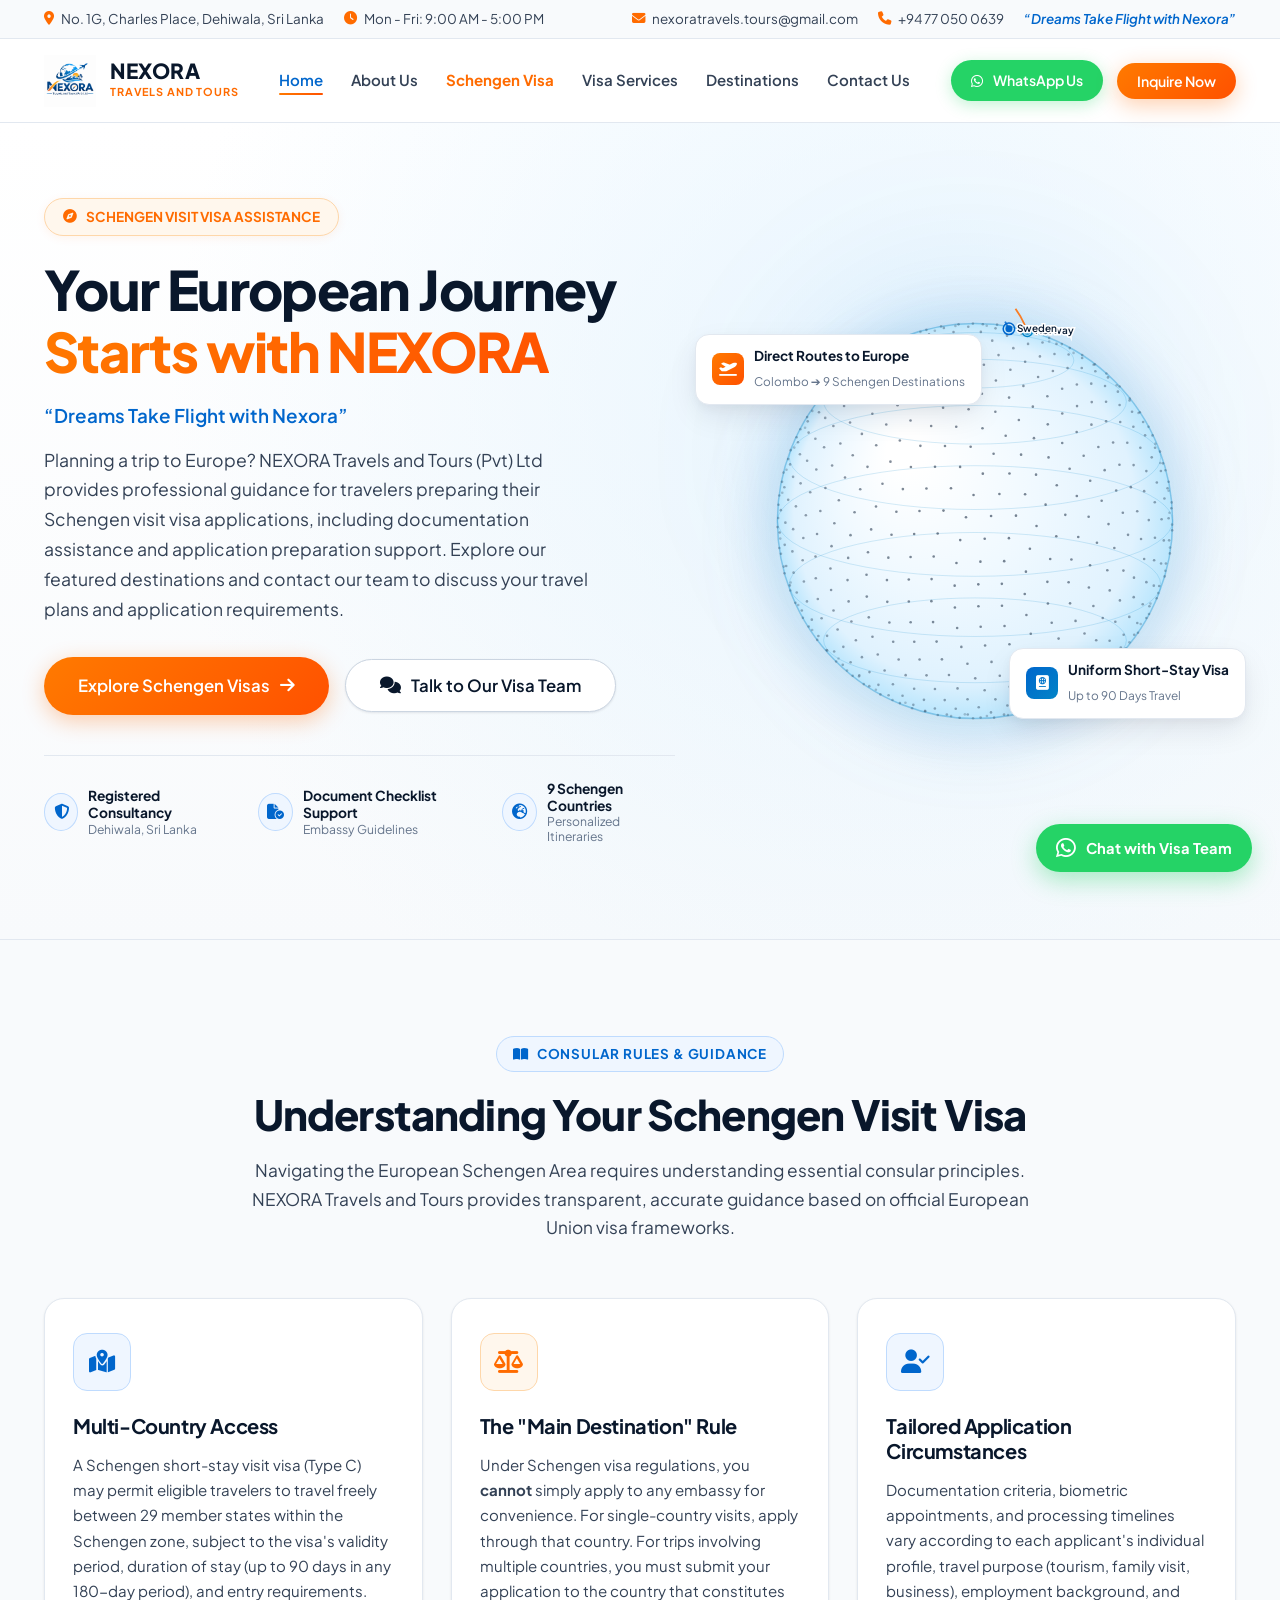
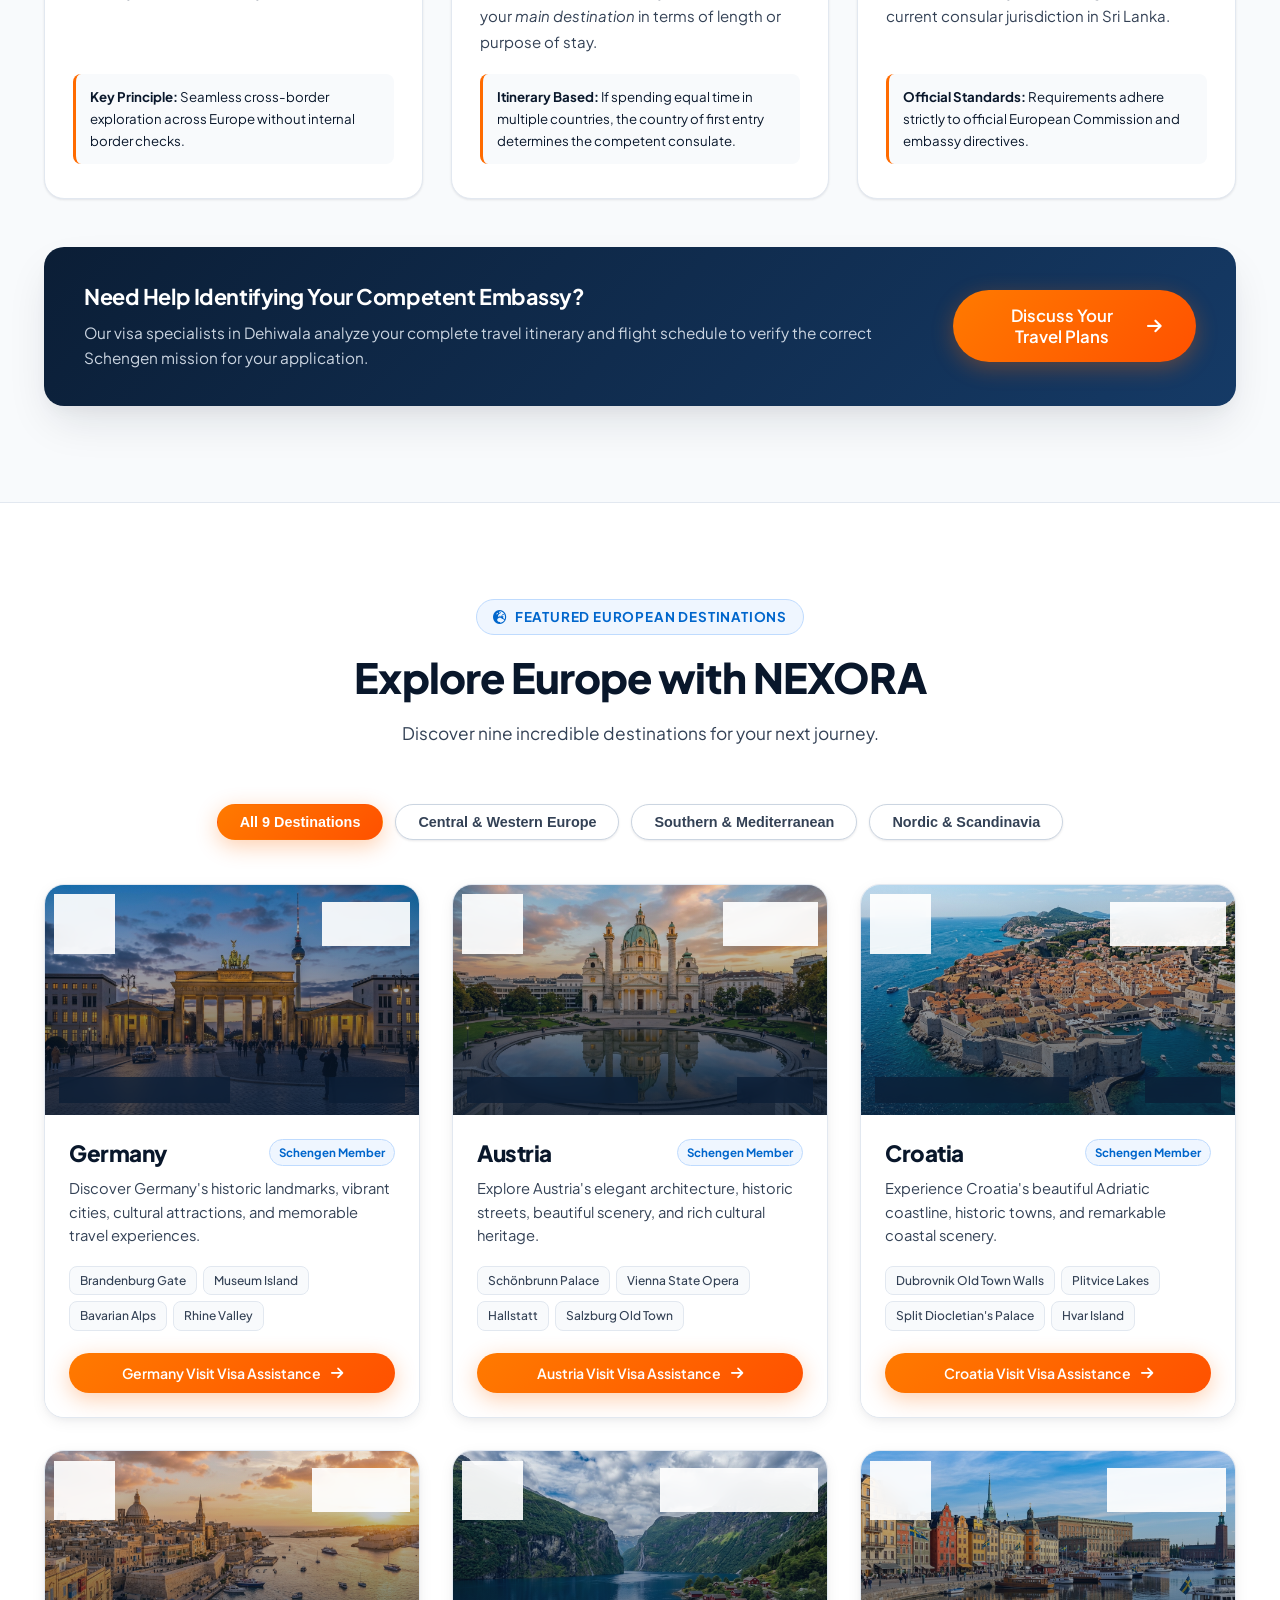
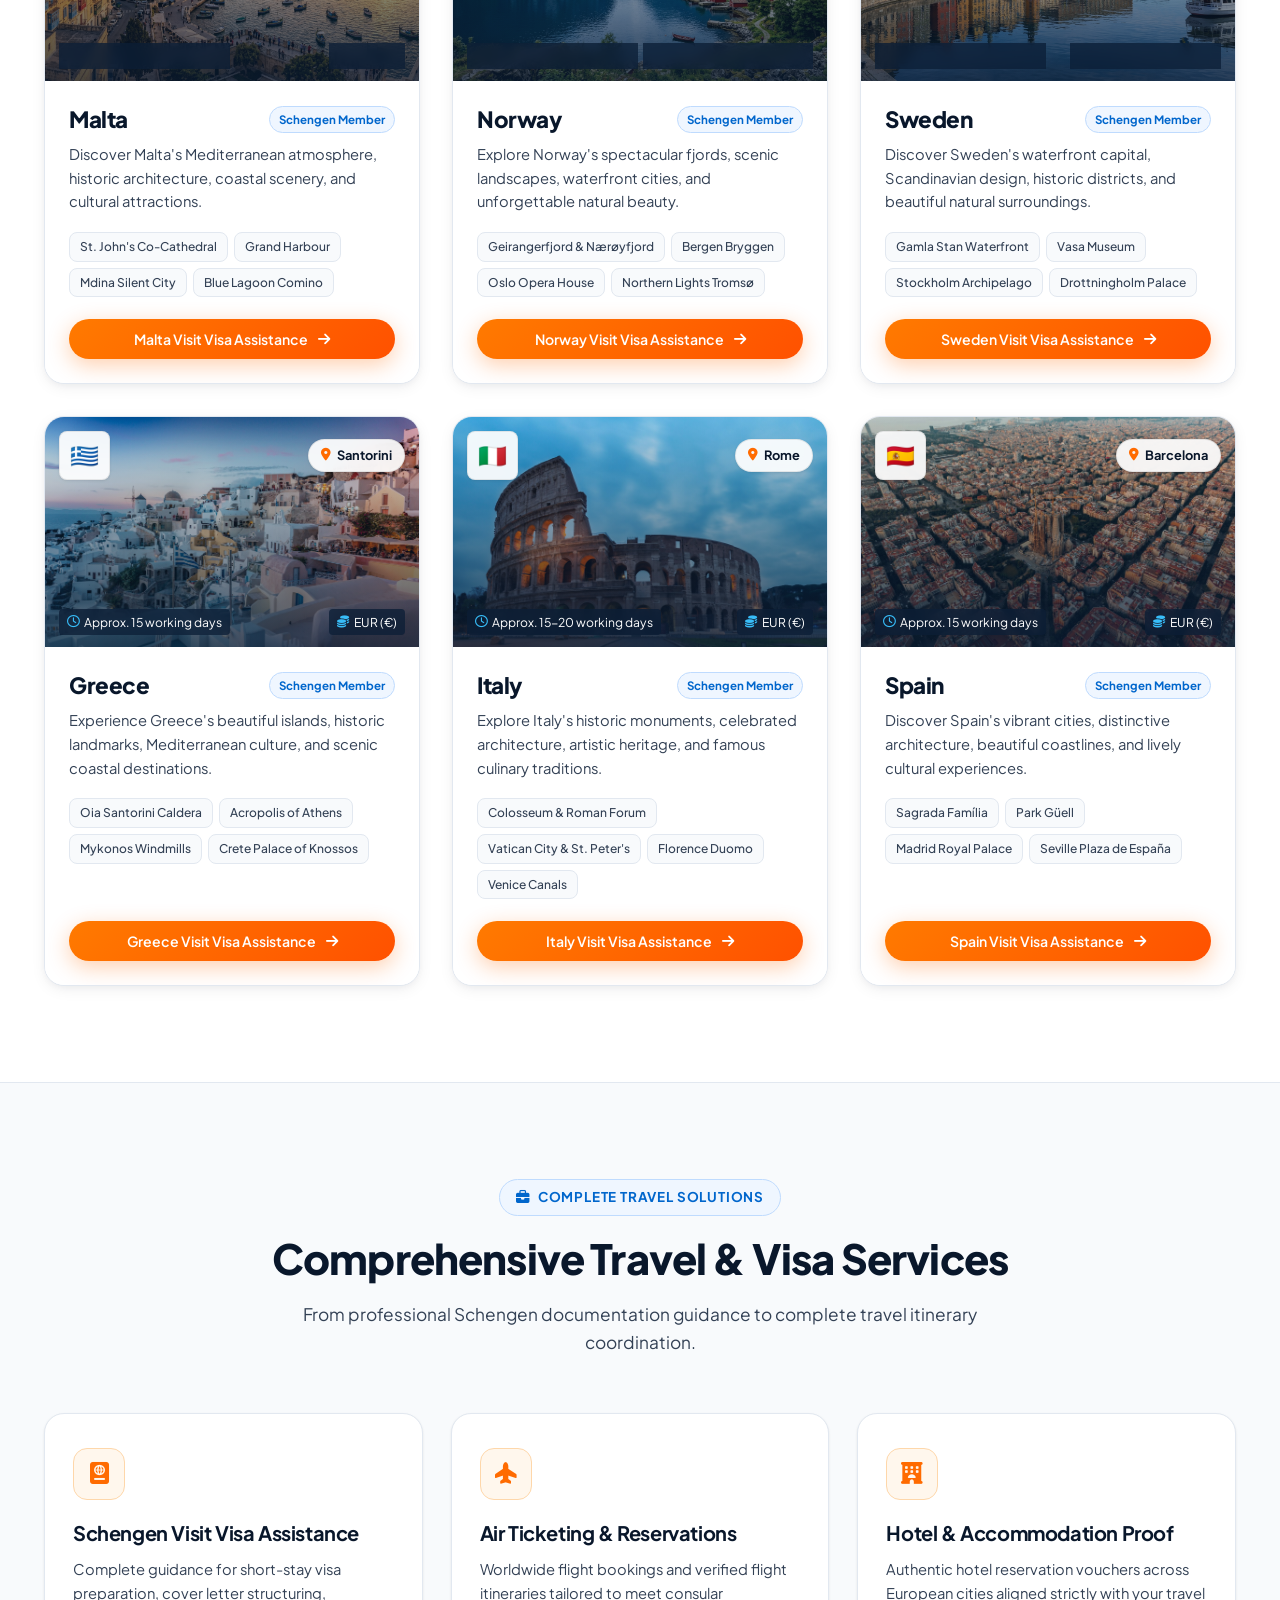
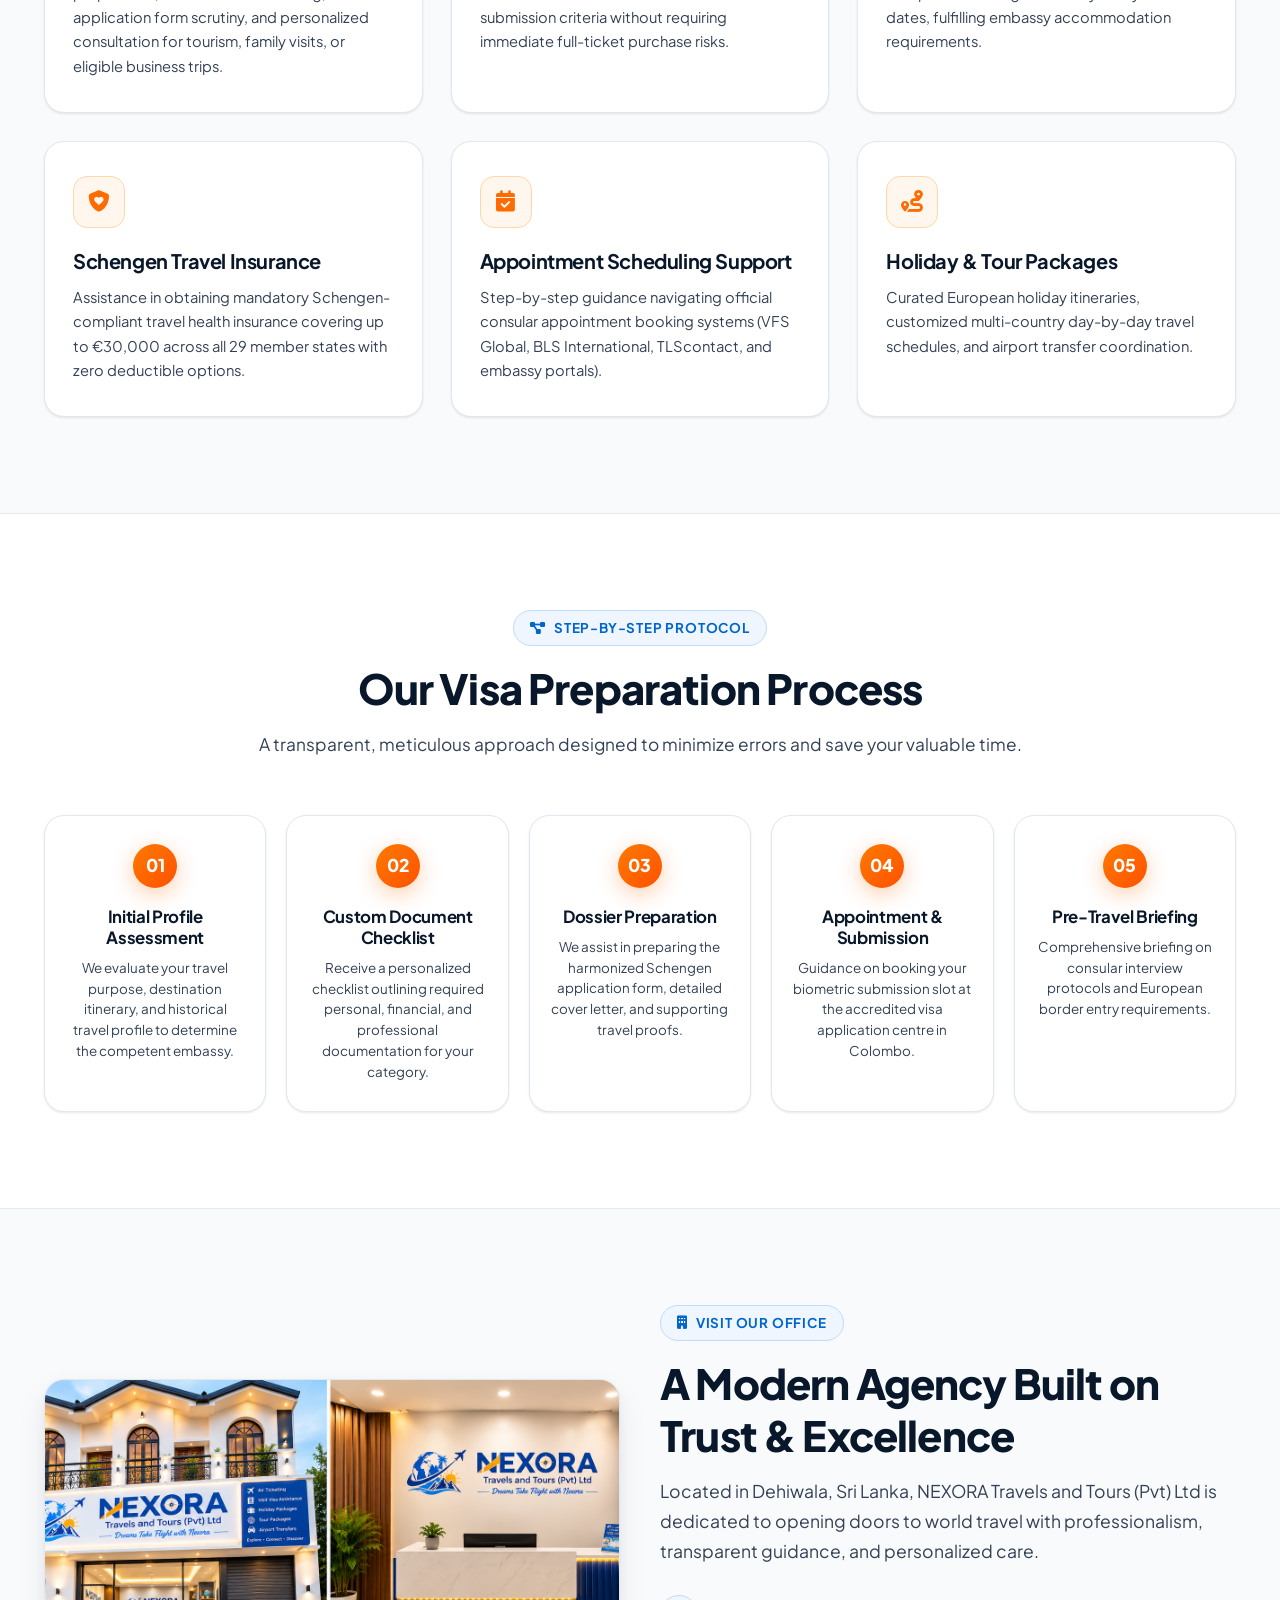
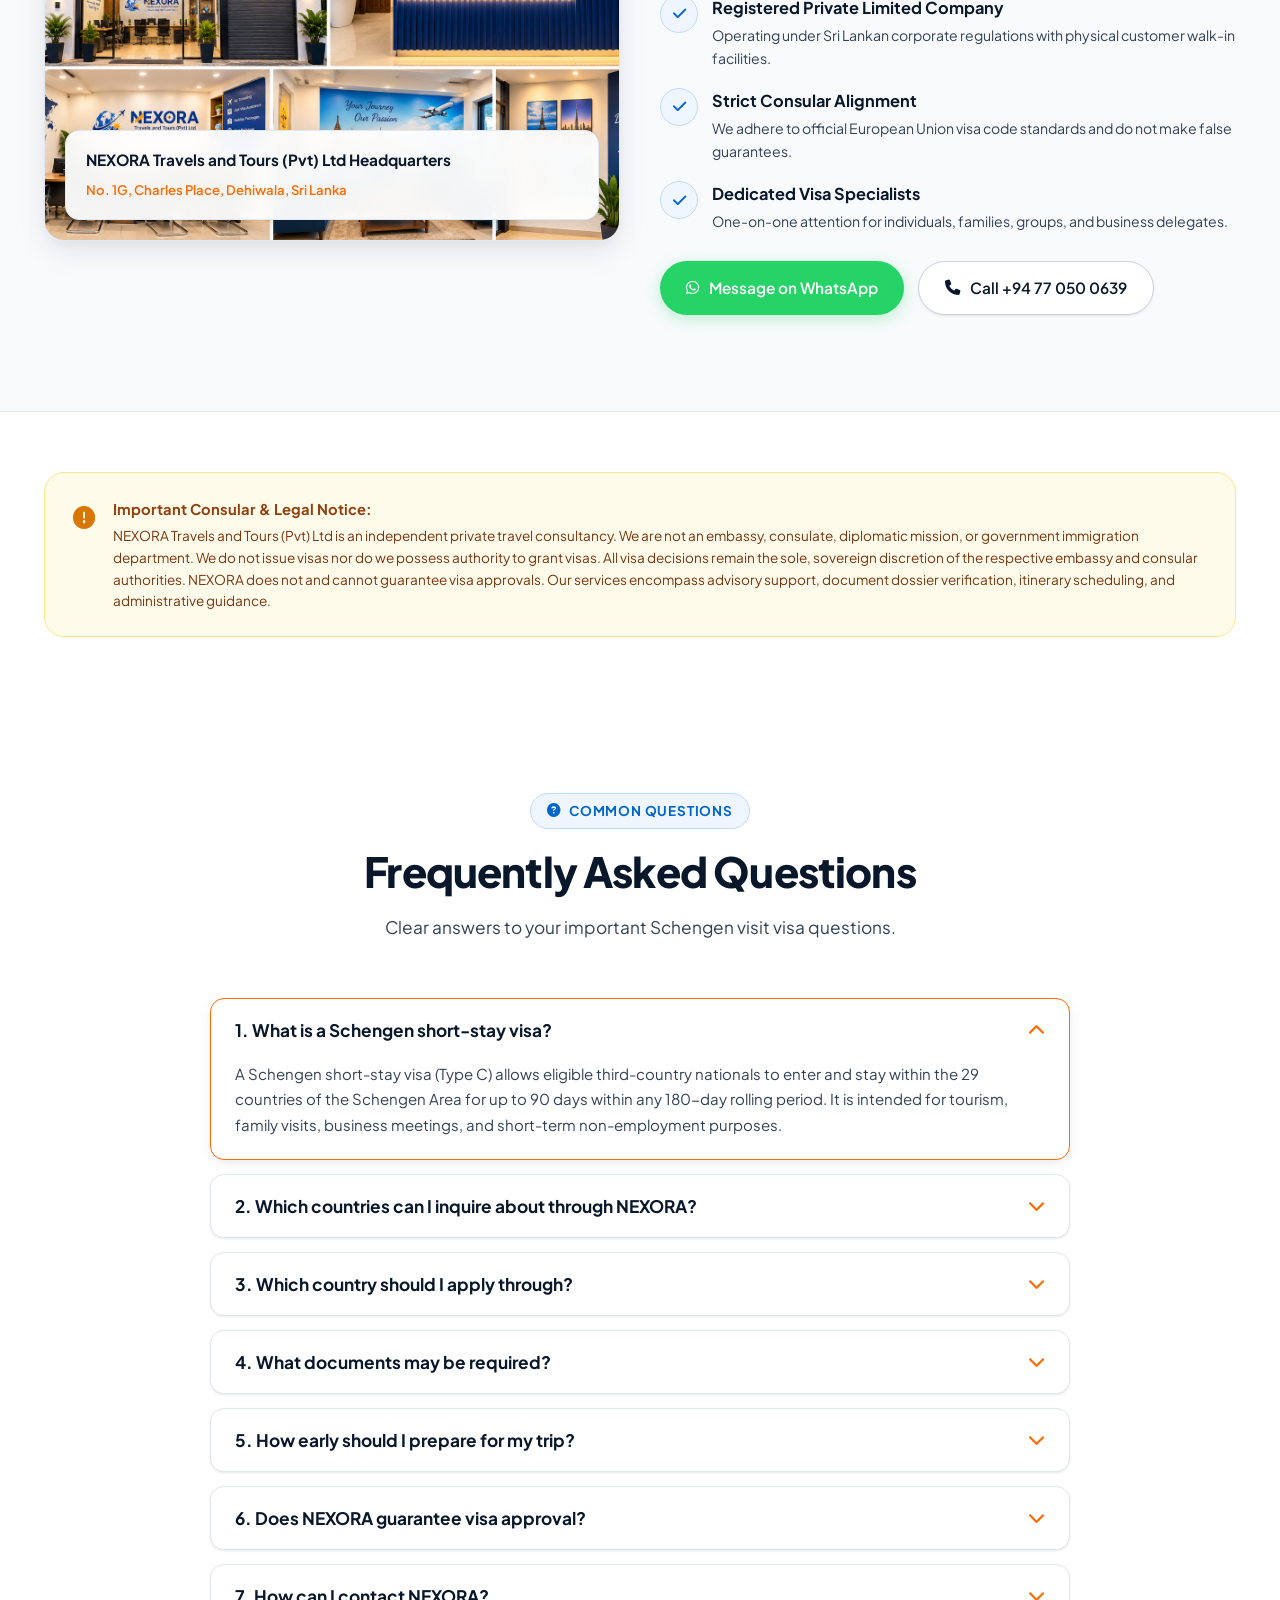
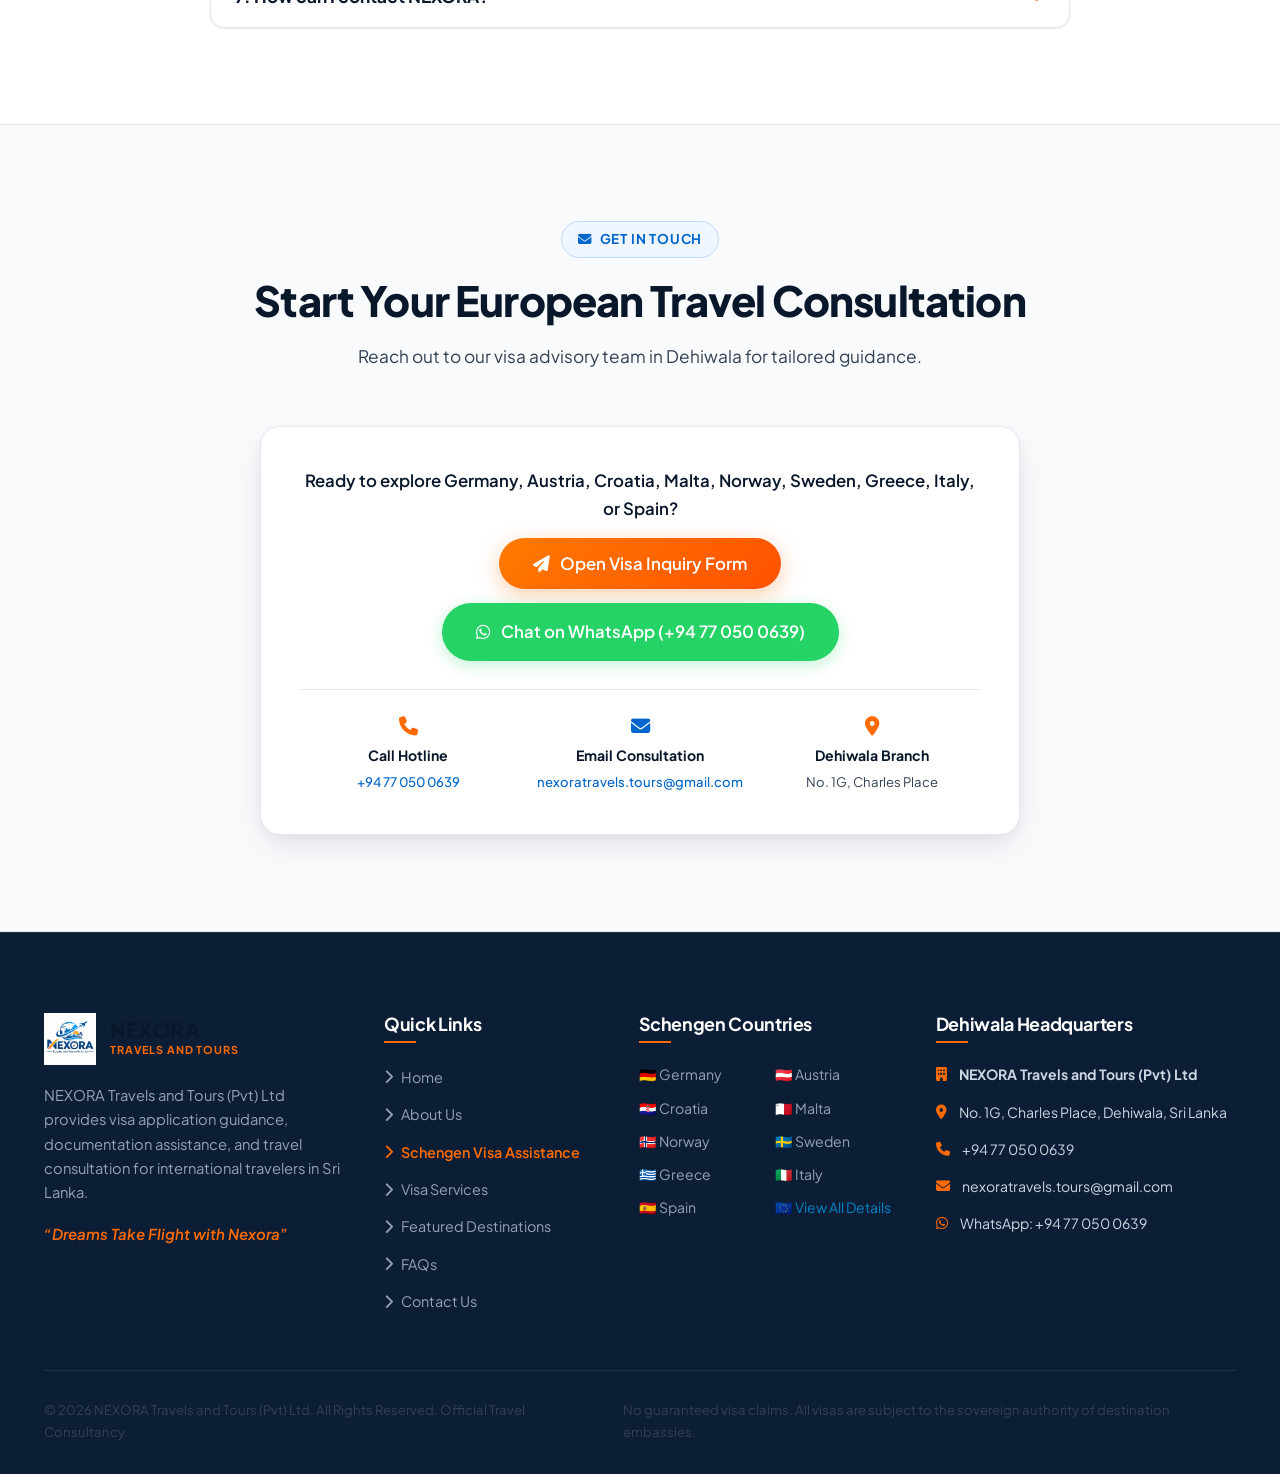
<file: index.html>
<!DOCTYPE html>
<html lang="en">
<head>
  <meta charset="UTF-8">
  <meta name="viewport" content="width=device-width, initial-scale=1.0">
  
  <!-- Primary Meta Tags & SEO Optimization -->
  <title>NEXORA Travels & Tours | Schengen Visit Visa Assistance Sri Lanka</title>
  <meta name="title" content="NEXORA Travels & Tours | Schengen Visit Visa Assistance Sri Lanka">
  <meta name="description" content="Premier Schengen visit visa guidance in Sri Lanka. Expert documentation assistance and travel consultation for Germany, Austria, Croatia, Malta, Norway, Sweden, Greece, Italy, and Spain. Visit our Dehiwala office today.">
  <meta name="keywords" content="Schengen visit visa assistance Sri Lanka, Schengen visa guidance Dehiwala, Germany visit visa assistance Sri Lanka, Austria visit visa assistance Sri Lanka, Croatia visit visa assistance Sri Lanka, Malta visit visa assistance Sri Lanka, Norway visit visa assistance Sri Lanka, Sweden visit visa assistance Sri Lanka, Greece visit visa assistance Sri Lanka, Italy visit visa assistance Sri Lanka, Spain visit visa assistance Sri Lanka, Nexora Travels">
  <meta name="author" content="NEXORA Travels and Tours (Pvt) Ltd">
  <link rel="canonical" href="https://nexoratravels.com/">

  <!-- Open Graph / Facebook -->
  <meta property="og:type" content="website">
  <meta property="og:url" content="https://nexoratravels.com/">
  <meta property="og:title" content="NEXORA Travels & Tours | Your European Journey Starts Here">
  <meta property="og:description" content="Professional Schengen visit visa consultation in Sri Lanka. Explore Germany, Austria, Croatia, Malta, Norway, Sweden, Greece, Italy, and Spain with trusted application preparation.">
  <meta property="og:image" content="assets/images/branding/agency-showcase.png">

  <!-- Favicon -->
  <link rel="icon" type="image/png" href="Logo.png">

  <!-- Google Fonts: Plus Jakarta Sans & Inter -->
  <link rel="preconnect" href="https://fonts.googleapis.com">
  <link rel="preconnect" href="https://fonts.gstatic.com" crossorigin>
  <link href="https://fonts.googleapis.com/css2?family=Plus+Jakarta+Sans:wght@400;500;600;700;800&family=Inter:wght@400;500;600;700&display=swap" rel="stylesheet">

  <!-- Font Awesome Icons -->
  <link rel="stylesheet" href="https://cdnjs.cloudflare.com/ajax/libs/font-awesome/6.5.1/css/all.min.css">

  <!-- Core Stylesheet -->
  <link rel="stylesheet" href="assets/css/style.css">

  <!-- Structured Data (JSON-LD) -->
  <script type="application/ld+json">
  {
    "@context": "https://schema.org",
    "@type": "TravelAgency",
    "name": "NEXORA Travels and Tours (Pvt) Ltd",
    "image": "Logo.png",
    "telephone": "+94770500639",
    "email": "nexoratravels.tours@gmail.com",
    "address": {
      "@type": "PostalAddress",
      "streetAddress": "No. 1G, Charles Place",
      "addressLocality": "Dehiwala",
      "addressCountry": "LK"
    },
    "slogan": "Dreams Take Flight with Nexora",
    "priceRange": "$$",
    "openingHoursSpecification": {
      "@type": "OpeningHoursSpecification",
      "dayOfWeek": ["Monday", "Tuesday", "Wednesday", "Thursday", "Friday"],
      "opens": "09:00",
      "closes": "17:00"
    }
  }
  </script>
</head>
<body>

  <!-- Top Announcement Bar -->
  <div class="top-bar">
    <div class="container top-bar-inner">
      <div class="top-bar-left">
        <span class="top-bar-item"><i class="fa-solid fa-location-dot"></i> No. 1G, Charles Place, Dehiwala, Sri Lanka</span>
        <span class="top-bar-item"><i class="fa-solid fa-clock"></i> Mon - Fri: 9:00 AM - 5:00 PM</span>
      </div>
      <div class="top-bar-right">
        <span class="top-bar-item"><i class="fa-solid fa-envelope"></i> <a href="mailto:nexoratravels.tours@gmail.com">nexoratravels.tours@gmail.com</a></span>
        <span class="top-bar-item"><i class="fa-solid fa-phone"></i> <a href="tel:+94770500639">+94 77 050 0639</a></span>
        <span class="top-bar-tagline">“Dreams Take Flight with Nexora”</span>
      </div>
    </div>
  </div>

  <!-- Header Navigation -->
  <header class="site-header" id="siteHeader">
    <div class="container nav-container">
      <a href="index.html" class="brand-logo-link" title="NEXORA Travels & Tours">
        <img src="Logo.png" alt="NEXORA Travels and Tours Official Logo" class="brand-logo-img">
        <div class="brand-text-block">
          <span class="brand-name">NEXORA</span>
          <span class="brand-sub">Travels and Tours</span>
        </div>
      </a>

      <!-- Desktop Navigation Menu -->
      <nav aria-label="Main Navigation">
        <ul class="nav-menu">
          <li><a href="index.html" class="nav-link active">Home</a></li>
          <li><a href="#about" class="nav-link">About Us</a></li>
          <li><a href="schengen-visit-visa.html" class="nav-link highlight-schengen">Schengen Visa</a></li>
          <li><a href="#services" class="nav-link">Visa Services</a></li>
          <li><a href="#destinations" class="nav-link">Destinations</a></li>
          <li><a href="#contact" class="nav-link">Contact Us</a></li>
        </ul>
      </nav>

      <!-- Action Buttons -->
      <div class="nav-actions">
        <a href="https://wa.me/94770500639?text=Hello%20NEXORA%20Travels,%20I%20would%20like%20to%20inquire%20about%20Schengen%20Visit%20Visa%20Assistance" 
           target="_blank" rel="noopener noreferrer" class="btn btn-whatsapp btn-sm" title="Chat on WhatsApp">
          <i class="fa-brands fa-whatsapp"></i>
          <span>WhatsApp Us</span>
        </a>
        <button type="button" class="btn btn-primary btn-sm" onclick="openInquiryModal('General')">
          <span>Inquire Now</span>
        </button>
        <button type="button" class="hamburger-btn" id="hamburgerBtn" aria-label="Toggle navigation menu">
          <i class="fa-solid fa-bars"></i>
        </button>
      </div>
    </div>
  </header>

  <!-- Mobile Drawer -->
  <div class="mobile-drawer" id="mobileDrawer">
    <div class="drawer-header">
      <div class="brand-text-block">
        <span class="brand-name">NEXORA</span>
        <span class="brand-sub">Travels & Tours</span>
      </div>
      <button type="button" class="close-drawer-btn" id="closeDrawerBtn" aria-label="Close menu">
        <i class="fa-solid fa-xmark"></i>
      </button>
    </div>
    <ul class="mobile-nav-list">
      <li><a href="index.html" class="mobile-nav-link active"><span>Home</span> <i class="fa-solid fa-chevron-right"></i></a></li>
      <li><a href="#about" class="mobile-nav-link"><span>About Us</span> <i class="fa-solid fa-chevron-right"></i></a></li>
      <li><a href="schengen-visit-visa.html" class="mobile-nav-link" style="color: var(--orange-brand);"><span>Schengen Visa Assistance</span> <i class="fa-solid fa-chevron-right"></i></a></li>
      <li><a href="#services" class="mobile-nav-link"><span>Visa Services</span> <i class="fa-solid fa-chevron-right"></i></a></li>
      <li><a href="#destinations" class="mobile-nav-link"><span>European Destinations</span> <i class="fa-solid fa-chevron-right"></i></a></li>
      <li><a href="#faq" class="mobile-nav-link"><span>FAQs</span> <i class="fa-solid fa-chevron-right"></i></a></li>
      <li><a href="#contact" class="mobile-nav-link"><span>Contact Dehiwala Office</span> <i class="fa-solid fa-chevron-right"></i></a></li>
    </ul>
    <div class="drawer-footer">
      <a href="tel:+94770500639" class="btn btn-secondary btn-block">
        <i class="fa-solid fa-phone"></i> +94 77 050 0639
      </a>
      <a href="https://wa.me/94770500639" target="_blank" rel="noopener noreferrer" class="btn btn-whatsapp btn-block">
        <i class="fa-brands fa-whatsapp"></i> Chat on WhatsApp
      </a>
    </div>
  </div>

  <!-- Main Content -->
  <main>
    <!-- Section 5: Hero Section with 3D Interactive Globe & Flight Corridors -->
    <section class="hero-section" id="home">
      <div class="hero-glow-sphere"></div>
      <div class="container hero-grid">
        <div class="hero-content">
          <div class="hero-badge-pill">
            <i class="fa-solid fa-compass"></i>
            <span>SCHENGEN VISIT VISA ASSISTANCE</span>
          </div>

          <h1 class="hero-title">
            Your European Journey<br>
            <span class="text-gradient-orange">Starts with NEXORA</span>
          </h1>

          <span class="hero-tagline-sub">“Dreams Take Flight with Nexora”</span>

          <p class="hero-description">
            Planning a trip to Europe? NEXORA Travels and Tours (Pvt) Ltd provides professional guidance for travelers preparing their Schengen visit visa applications, including documentation assistance and application preparation support. Explore our featured destinations and contact our team to discuss your travel plans and application requirements.
          </p>

          <div class="hero-cta-group">
            <a href="schengen-visit-visa.html" class="btn btn-primary btn-lg">
              <span>Explore Schengen Visas</span>
              <i class="fa-solid fa-arrow-right"></i>
            </a>
            <button type="button" class="btn btn-secondary btn-lg" onclick="openInquiryModal('General')">
              <i class="fa-solid fa-comments"></i>
              <span>Talk to Our Visa Team</span>
            </button>
          </div>

          <div class="hero-trust-bar">
            <div class="trust-item">
              <div class="trust-item-icon"><i class="fa-solid fa-shield-halved"></i></div>
              <div class="trust-item-text">
                Registered Consultancy
                <span>Dehiwala, Sri Lanka</span>
              </div>
            </div>
            <div class="trust-item">
              <div class="trust-item-icon"><i class="fa-solid fa-file-circle-check"></i></div>
              <div class="trust-item-text">
                Document Checklist Support
                <span>Embassy Guidelines</span>
              </div>
            </div>
            <div class="trust-item">
              <div class="trust-item-icon"><i class="fa-solid fa-earth-europe"></i></div>
              <div class="trust-item-text">
                9 Schengen Countries
                <span>Personalized Itineraries</span>
              </div>
            </div>
          </div>
        </div>

        <!-- 3D Interactive Globe Canvas -->
        <div class="hero-visual-wrapper">
          <canvas id="hero-globe-canvas" class="hero-globe-canvas" aria-label="3D Interactive Earth Globe with European Flight Routes from Sri Lanka"></canvas>
          
          <div class="globe-floating-tag globe-tag-left">
            <div class="globe-tag-icon"><i class="fa-solid fa-plane-departure"></i></div>
            <div class="globe-tag-info">
              <strong>Direct Routes to Europe</strong>
              <span>Colombo ➔ 9 Schengen Destinations</span>
            </div>
          </div>

          <div class="globe-floating-tag globe-tag-right">
            <div class="globe-tag-icon" style="background: var(--grad-brand-blue);"><i class="fa-solid fa-passport"></i></div>
            <div class="globe-tag-info">
              <strong>Uniform Short-Stay Visa</strong>
              <span>Up to 90 Days Travel</span>
            </div>
          </div>
        </div>
      </div>
    </section>

    <!-- Section 4: Understanding Your Schengen Visit Visa Section -->
    <section class="section section-deep" id="understanding-visa">
      <div class="container">
        <div class="section-header">
          <div class="section-pill"><i class="fa-solid fa-book-open"></i> Consular Rules & Guidance</div>
          <h2 class="section-title">Understanding Your Schengen Visit Visa</h2>
          <p class="section-subtitle">
            Navigating the European Schengen Area requires understanding essential consular principles. NEXORA Travels and Tours provides transparent, accurate guidance based on official European Union visa frameworks.
          </p>
        </div>

        <div class="schengen-info-grid">
          <!-- Card 1: Multi-Country Travel -->
          <div class="info-card">
            <div class="info-card-icon"><i class="fa-solid fa-map-location-dot"></i></div>
            <h3 class="info-card-title">Multi-Country Access</h3>
            <p class="info-card-text">
              A Schengen short-stay visit visa (Type C) may permit eligible travelers to travel freely between 29 member states within the Schengen zone, subject to the visa's validity period, duration of stay (up to 90 days in any 180-day period), and entry requirements.
            </p>
            <div class="info-card-rule">
              <strong>Key Principle:</strong> Seamless cross-border exploration across Europe without internal border checks.
            </div>
          </div>

          <!-- Card 2: Main Destination Rule -->
          <div class="info-card">
            <div class="info-card-icon orange"><i class="fa-solid fa-scale-balanced"></i></div>
            <h3 class="info-card-title">The "Main Destination" Rule</h3>
            <p class="info-card-text">
              Under Schengen visa regulations, you <strong>cannot</strong> simply apply to any embassy for convenience. For single-country visits, apply through that country. For trips involving multiple countries, you must submit your application to the country that constitutes your <em>main destination</em> in terms of length or purpose of stay.
            </p>
            <div class="info-card-rule">
              <strong>Itinerary Based:</strong> If spending equal time in multiple countries, the country of first entry determines the competent consulate.
            </div>
          </div>

          <!-- Card 3: Variable Requirements -->
          <div class="info-card">
            <div class="info-card-icon"><i class="fa-solid fa-user-check"></i></div>
            <h3 class="info-card-title">Tailored Application Circumstances</h3>
            <p class="info-card-text">
              Documentation criteria, biometric appointments, and processing timelines vary according to each applicant's individual profile, travel purpose (tourism, family visit, business), employment background, and current consular jurisdiction in Sri Lanka.
            </p>
            <div class="info-card-rule">
              <strong>Official Standards:</strong> Requirements adhere strictly to official European Commission and embassy directives.
            </div>
          </div>
        </div>

        <!-- Rule Highlight Box with CTA -->
        <div class="rule-highlight-box">
          <div class="rule-box-content">
            <h3>Need Help Identifying Your Competent Embassy?</h3>
            <p>Our visa specialists in Dehiwala analyze your complete travel itinerary and flight schedule to verify the correct Schengen mission for your application.</p>
          </div>
          <button type="button" class="btn btn-primary btn-lg" onclick="openInquiryModal('General')">
            <span>Discuss Your Travel Plans</span>
            <i class="fa-solid fa-arrow-right"></i>
          </button>
        </div>
      </div>
    </section>

    <!-- Section 1 & 2: Schengen Destinations Section -->
    <section class="section section-dark" id="destinations">
      <div class="container">
        <div class="section-header">
          <div class="section-pill"><i class="fa-solid fa-earth-europe"></i> Featured European Destinations</div>
          <h2 class="section-title">Explore Europe with NEXORA</h2>
          <p class="section-subtitle">Discover nine incredible destinations for your next journey.</p>
        </div>

        <!-- Filter Tabs -->
        <div class="destinations-filter-wrapper">
          <button type="button" class="filter-btn active" data-filter="all">All 9 Destinations</button>
          <button type="button" class="filter-btn" data-filter="western">Central & Western Europe</button>
          <button type="button" class="filter-btn" data-filter="southern">Southern & Mediterranean</button>
          <button type="button" class="filter-btn" data-filter="nordic">Nordic & Scandinavia</button>
        </div>

        <!-- Dynamic Destination Cards Grid (Populated via destinations-data.js & main.js) -->
        <div class="destinations-grid" id="destinationsGrid">
          <!-- Fallback Server-Side / Static Cards (9 Countries) -->
          <!-- 1. Germany -->
          <div class="destination-card" data-region="western" data-id="germany">
            <div class="dest-card-inner">
              <div class="dest-image-wrapper">
                <img src="assets/images/destinations/germany.jpg" alt="Germany - Berlin travel visa assistance" class="dest-img" loading="lazy">
                <div class="dest-gradient-overlay"></div>
                <div class="dest-badge-top">
                  <span class="dest-flag-badge">🇩🇪</span>
                  <span class="dest-location-badge"><i class="fa-solid fa-location-dot"></i> Berlin</span>
                </div>
                <div class="dest-quick-meta">
                  <span><i class="fa-regular fa-clock"></i> Approx. 15 working days</span>
                  <span><i class="fa-solid fa-coins"></i> EUR (€)</span>
                </div>
              </div>
              <div class="dest-card-content">
                <div class="dest-country-header">
                  <h3 class="dest-country-name">Germany</h3>
                  <span class="dest-schengen-tag">Schengen Member</span>
                </div>
                <p class="dest-description">Discover Germany's historic landmarks, vibrant cities, cultural attractions, and memorable travel experiences.</p>
                <div class="dest-highlights-preview">
                  <span class="highlight-pill">Brandenburg Gate</span>
                  <span class="highlight-pill">Museum Island</span>
                  <span class="highlight-pill">Bavarian Alps</span>
                </div>
                <div class="dest-card-footer">
                  <button type="button" class="btn btn-primary btn-block dest-cta-btn" data-inquire-country="Germany">
                    <span>Germany Visit Visa Assistance</span>
                    <i class="fa-solid fa-arrow-right"></i>
                  </button>
                </div>
              </div>
            </div>
          </div>

          <!-- 2. Austria -->
          <div class="destination-card" data-region="western" data-id="austria">
            <div class="dest-card-inner">
              <div class="dest-image-wrapper">
                <img src="assets/images/destinations/austria.jpg" alt="Austria - Vienna travel visa assistance" class="dest-img" loading="lazy">
                <div class="dest-gradient-overlay"></div>
                <div class="dest-badge-top">
                  <span class="dest-flag-badge">🇦🇹</span>
                  <span class="dest-location-badge"><i class="fa-solid fa-location-dot"></i> Vienna</span>
                </div>
                <div class="dest-quick-meta">
                  <span><i class="fa-regular fa-clock"></i> Approx. 15 working days</span>
                  <span><i class="fa-solid fa-coins"></i> EUR (€)</span>
                </div>
              </div>
              <div class="dest-card-content">
                <div class="dest-country-header">
                  <h3 class="dest-country-name">Austria</h3>
                  <span class="dest-schengen-tag">Schengen Member</span>
                </div>
                <p class="dest-description">Explore Austria's elegant architecture, historic streets, beautiful scenery, and rich cultural heritage.</p>
                <div class="dest-highlights-preview">
                  <span class="highlight-pill">Schönbrunn Palace</span>
                  <span class="highlight-pill">Vienna Opera</span>
                  <span class="highlight-pill">Hallstatt</span>
                </div>
                <div class="dest-card-footer">
                  <button type="button" class="btn btn-primary btn-block dest-cta-btn" data-inquire-country="Austria">
                    <span>Austria Visit Visa Assistance</span>
                    <i class="fa-solid fa-arrow-right"></i>
                  </button>
                </div>
              </div>
            </div>
          </div>

          <!-- 3. Croatia -->
          <div class="destination-card" data-region="southern" data-id="croatia">
            <div class="dest-card-inner">
              <div class="dest-image-wrapper">
                <img src="assets/images/destinations/croatia.jpg" alt="Croatia - Dubrovnik travel visa assistance" class="dest-img" loading="lazy">
                <div class="dest-gradient-overlay"></div>
                <div class="dest-badge-top">
                  <span class="dest-flag-badge">🇭🇷</span>
                  <span class="dest-location-badge"><i class="fa-solid fa-location-dot"></i> Dubrovnik</span>
                </div>
                <div class="dest-quick-meta">
                  <span><i class="fa-regular fa-clock"></i> Approx. 15-20 working days</span>
                  <span><i class="fa-solid fa-coins"></i> EUR (€)</span>
                </div>
              </div>
              <div class="dest-card-content">
                <div class="dest-country-header">
                  <h3 class="dest-country-name">Croatia</h3>
                  <span class="dest-schengen-tag">Schengen Member</span>
                </div>
                <p class="dest-description">Experience Croatia's beautiful Adriatic coastline, historic towns, and remarkable coastal scenery.</p>
                <div class="dest-highlights-preview">
                  <span class="highlight-pill">Dubrovnik Walls</span>
                  <span class="highlight-pill">Plitvice Lakes</span>
                  <span class="highlight-pill">Split</span>
                </div>
                <div class="dest-card-footer">
                  <button type="button" class="btn btn-primary btn-block dest-cta-btn" data-inquire-country="Croatia">
                    <span>Croatia Visit Visa Assistance</span>
                    <i class="fa-solid fa-arrow-right"></i>
                  </button>
                </div>
              </div>
            </div>
          </div>

          <!-- 4. Malta -->
          <div class="destination-card" data-region="southern" data-id="malta">
            <div class="dest-card-inner">
              <div class="dest-image-wrapper">
                <img src="assets/images/destinations/malta.jpg" alt="Malta - Valletta travel visa assistance" class="dest-img" loading="lazy">
                <div class="dest-gradient-overlay"></div>
                <div class="dest-badge-top">
                  <span class="dest-flag-badge">🇲🇹</span>
                  <span class="dest-location-badge"><i class="fa-solid fa-location-dot"></i> Valletta</span>
                </div>
                <div class="dest-quick-meta">
                  <span><i class="fa-regular fa-clock"></i> Approx. 15 working days</span>
                  <span><i class="fa-solid fa-coins"></i> EUR (€)</span>
                </div>
              </div>
              <div class="dest-card-content">
                <div class="dest-country-header">
                  <h3 class="dest-country-name">Malta</h3>
                  <span class="dest-schengen-tag">Schengen Member</span>
                </div>
                <p class="dest-description">Discover Malta's Mediterranean atmosphere, historic architecture, coastal scenery, and cultural attractions.</p>
                <div class="dest-highlights-preview">
                  <span class="highlight-pill">Grand Harbour</span>
                  <span class="highlight-pill">Mdina Silent City</span>
                  <span class="highlight-pill">Blue Lagoon</span>
                </div>
                <div class="dest-card-footer">
                  <button type="button" class="btn btn-primary btn-block dest-cta-btn" data-inquire-country="Malta">
                    <span>Malta Visit Visa Assistance</span>
                    <i class="fa-solid fa-arrow-right"></i>
                  </button>
                </div>
              </div>
            </div>
          </div>

          <!-- 5. Norway -->
          <div class="destination-card" data-region="nordic" data-id="norway">
            <div class="dest-card-inner">
              <div class="dest-image-wrapper">
                <img src="assets/images/destinations/norway.jpg" alt="Norway - Norwegian fjords travel visa assistance" class="dest-img" loading="lazy">
                <div class="dest-gradient-overlay"></div>
                <div class="dest-badge-top">
                  <span class="dest-flag-badge">🇳🇴</span>
                  <span class="dest-location-badge"><i class="fa-solid fa-location-dot"></i> Norwegian fjords</span>
                </div>
                <div class="dest-quick-meta">
                  <span><i class="fa-regular fa-clock"></i> Approx. 15 working days</span>
                  <span><i class="fa-solid fa-coins"></i> NOK</span>
                </div>
              </div>
              <div class="dest-card-content">
                <div class="dest-country-header">
                  <h3 class="dest-country-name">Norway</h3>
                  <span class="dest-schengen-tag">Schengen Member</span>
                </div>
                <p class="dest-description">Explore Norway's spectacular fjords, scenic landscapes, waterfront cities, and unforgettable natural beauty.</p>
                <div class="dest-highlights-preview">
                  <span class="highlight-pill">Geirangerfjord</span>
                  <span class="highlight-pill">Bergen Bryggen</span>
                  <span class="highlight-pill">Northern Lights</span>
                </div>
                <div class="dest-card-footer">
                  <button type="button" class="btn btn-primary btn-block dest-cta-btn" data-inquire-country="Norway">
                    <span>Norway Visit Visa Assistance</span>
                    <i class="fa-solid fa-arrow-right"></i>
                  </button>
                </div>
              </div>
            </div>
          </div>

          <!-- 6. Sweden -->
          <div class="destination-card" data-region="nordic" data-id="sweden">
            <div class="dest-card-inner">
              <div class="dest-image-wrapper">
                <img src="assets/images/destinations/sweden.jpg" alt="Sweden - Stockholm travel visa assistance" class="dest-img" loading="lazy">
                <div class="dest-gradient-overlay"></div>
                <div class="dest-badge-top">
                  <span class="dest-flag-badge">🇸🇪</span>
                  <span class="dest-location-badge"><i class="fa-solid fa-location-dot"></i> Stockholm</span>
                </div>
                <div class="dest-quick-meta">
                  <span><i class="fa-regular fa-clock"></i> Approx. 15 working days</span>
                  <span><i class="fa-solid fa-coins"></i> SEK</span>
                </div>
              </div>
              <div class="dest-card-content">
                <div class="dest-country-header">
                  <h3 class="dest-country-name">Sweden</h3>
                  <span class="dest-schengen-tag">Schengen Member</span>
                </div>
                <p class="dest-description">Discover Sweden's waterfront capital, Scandinavian design, historic districts, and beautiful natural surroundings.</p>
                <div class="dest-highlights-preview">
                  <span class="highlight-pill">Gamla Stan</span>
                  <span class="highlight-pill">Vasa Museum</span>
                  <span class="highlight-pill">Archipelago</span>
                </div>
                <div class="dest-card-footer">
                  <button type="button" class="btn btn-primary btn-block dest-cta-btn" data-inquire-country="Sweden">
                    <span>Sweden Visit Visa Assistance</span>
                    <i class="fa-solid fa-arrow-right"></i>
                  </button>
                </div>
              </div>
            </div>
          </div>

          <!-- 7. Greece -->
          <div class="destination-card" data-region="southern" data-id="greece">
            <div class="dest-card-inner">
              <div class="dest-image-wrapper">
                <img src="assets/images/destinations/greece.jpg" alt="Greece - Santorini travel visa assistance" class="dest-img" loading="lazy">
                <div class="dest-gradient-overlay"></div>
                <div class="dest-badge-top">
                  <span class="dest-flag-badge">🇬🇷</span>
                  <span class="dest-location-badge"><i class="fa-solid fa-location-dot"></i> Santorini</span>
                </div>
                <div class="dest-quick-meta">
                  <span><i class="fa-regular fa-clock"></i> Approx. 15 working days</span>
                  <span><i class="fa-solid fa-coins"></i> EUR (€)</span>
                </div>
              </div>
              <div class="dest-card-content">
                <div class="dest-country-header">
                  <h3 class="dest-country-name">Greece</h3>
                  <span class="dest-schengen-tag">Schengen Member</span>
                </div>
                <p class="dest-description">Experience Greece's beautiful islands, historic landmarks, Mediterranean culture, and scenic coastal destinations.</p>
                <div class="dest-highlights-preview">
                  <span class="highlight-pill">Oia Caldera</span>
                  <span class="highlight-pill">Acropolis</span>
                  <span class="highlight-pill">Mykonos</span>
                </div>
                <div class="dest-card-footer">
                  <button type="button" class="btn btn-primary btn-block dest-cta-btn" data-inquire-country="Greece">
                    <span>Greece Visit Visa Assistance</span>
                    <i class="fa-solid fa-arrow-right"></i>
                  </button>
                </div>
              </div>
            </div>
          </div>

          <!-- 8. Italy -->
          <div class="destination-card" data-region="southern" data-id="italy">
            <div class="dest-card-inner">
              <div class="dest-image-wrapper">
                <img src="assets/images/destinations/italy.jpg" alt="Italy - Rome travel visa assistance" class="dest-img" loading="lazy">
                <div class="dest-gradient-overlay"></div>
                <div class="dest-badge-top">
                  <span class="dest-flag-badge">🇮🇹</span>
                  <span class="dest-location-badge"><i class="fa-solid fa-location-dot"></i> Rome</span>
                </div>
                <div class="dest-quick-meta">
                  <span><i class="fa-regular fa-clock"></i> Approx. 15-20 working days</span>
                  <span><i class="fa-solid fa-coins"></i> EUR (€)</span>
                </div>
              </div>
              <div class="dest-card-content">
                <div class="dest-country-header">
                  <h3 class="dest-country-name">Italy</h3>
                  <span class="dest-schengen-tag">Schengen Member</span>
                </div>
                <p class="dest-description">Explore Italy's historic monuments, celebrated architecture, artistic heritage, and famous culinary traditions.</p>
                <div class="dest-highlights-preview">
                  <span class="highlight-pill">Colosseum</span>
                  <span class="highlight-pill">Vatican</span>
                  <span class="highlight-pill">Venice Canals</span>
                </div>
                <div class="dest-card-footer">
                  <button type="button" class="btn btn-primary btn-block dest-cta-btn" data-inquire-country="Italy">
                    <span>Italy Visit Visa Assistance</span>
                    <i class="fa-solid fa-arrow-right"></i>
                  </button>
                </div>
              </div>
            </div>
          </div>

          <!-- 9. Spain -->
          <div class="destination-card" data-region="southern" data-id="spain">
            <div class="dest-card-inner">
              <div class="dest-image-wrapper">
                <img src="assets/images/destinations/spain.jpg" alt="Spain - Barcelona travel visa assistance" class="dest-img" loading="lazy">
                <div class="dest-gradient-overlay"></div>
                <div class="dest-badge-top">
                  <span class="dest-flag-badge">🇪🇸</span>
                  <span class="dest-location-badge"><i class="fa-solid fa-location-dot"></i> Barcelona</span>
                </div>
                <div class="dest-quick-meta">
                  <span><i class="fa-regular fa-clock"></i> Approx. 15 working days</span>
                  <span><i class="fa-solid fa-coins"></i> EUR (€)</span>
                </div>
              </div>
              <div class="dest-card-content">
                <div class="dest-country-header">
                  <h3 class="dest-country-name">Spain</h3>
                  <span class="dest-schengen-tag">Schengen Member</span>
                </div>
                <p class="dest-description">Discover Spain's vibrant cities, distinctive architecture, beautiful coastlines, and lively cultural experiences.</p>
                <div class="dest-highlights-preview">
                  <span class="highlight-pill">Sagrada Família</span>
                  <span class="highlight-pill">Park Güell</span>
                  <span class="highlight-pill">Madrid</span>
                </div>
                <div class="dest-card-footer">
                  <button type="button" class="btn btn-primary btn-block dest-cta-btn" data-inquire-country="Spain">
                    <span>Spain Visit Visa Assistance</span>
                    <i class="fa-solid fa-arrow-right"></i>
                  </button>
                </div>
              </div>
            </div>
          </div>
        </div>
      </div>
    </section>

    <!-- Services Overview Section -->
    <section class="section section-deep" id="services">
      <div class="container">
        <div class="section-header">
          <div class="section-pill"><i class="fa-solid fa-briefcase"></i> Complete Travel Solutions</div>
          <h2 class="section-title">Comprehensive Travel & Visa Services</h2>
          <p class="section-subtitle">From professional Schengen documentation guidance to complete travel itinerary coordination.</p>
        </div>

        <div class="services-grid">
          <div class="service-card">
            <div class="service-icon"><i class="fa-solid fa-passport"></i></div>
            <h3 class="service-title">Schengen Visit Visa Assistance</h3>
            <p class="service-desc">Complete guidance for short-stay visa preparation, cover letter structuring, application form scrutiny, and personalized consultation for tourism, family visits, or eligible business trips.</p>
          </div>
          <div class="service-card">
            <div class="service-icon"><i class="fa-solid fa-plane-up"></i></div>
            <h3 class="service-title">Air Ticketing & Reservations</h3>
            <p class="service-desc">Worldwide flight bookings and verified flight itineraries tailored to meet consular submission criteria without requiring immediate full-ticket purchase risks.</p>
          </div>
          <div class="service-card">
            <div class="service-icon"><i class="fa-solid fa-hotel"></i></div>
            <h3 class="service-title">Hotel & Accommodation Proof</h3>
            <p class="service-desc">Authentic hotel reservation vouchers across European cities aligned strictly with your travel dates, fulfilling embassy accommodation requirements.</p>
          </div>
          <div class="service-card">
            <div class="service-icon"><i class="fa-solid fa-shield-heart"></i></div>
            <h3 class="service-title">Schengen Travel Insurance</h3>
            <p class="service-desc">Assistance in obtaining mandatory Schengen-compliant travel health insurance covering up to €30,000 across all 29 member states with zero deductible options.</p>
          </div>
          <div class="service-card">
            <div class="service-icon"><i class="fa-solid fa-calendar-check"></i></div>
            <h3 class="service-title">Appointment Scheduling Support</h3>
            <p class="service-desc">Step-by-step guidance navigating official consular appointment booking systems (VFS Global, BLS International, TLScontact, and embassy portals).</p>
          </div>
          <div class="service-card">
            <div class="service-icon"><i class="fa-solid fa-route"></i></div>
            <h3 class="service-title">Holiday & Tour Packages</h3>
            <p class="service-desc">Curated European holiday itineraries, customized multi-country day-by-day travel schedules, and airport transfer coordination.</p>
          </div>
        </div>
      </div>
    </section>

    <!-- 5-Step Process Roadmap -->
    <section class="section section-dark">
      <div class="container">
        <div class="section-header">
          <div class="section-pill"><i class="fa-solid fa-diagram-project"></i> Step-by-Step Protocol</div>
          <h2 class="section-title">Our Visa Preparation Process</h2>
          <p class="section-subtitle">A transparent, meticulous approach designed to minimize errors and save your valuable time.</p>
        </div>

        <div class="process-timeline">
          <div class="process-step">
            <div class="step-number">01</div>
            <h4 class="step-title">Initial Profile Assessment</h4>
            <p class="step-desc">We evaluate your travel purpose, destination itinerary, and historical travel profile to determine the competent embassy.</p>
          </div>
          <div class="process-step">
            <div class="step-number">02</div>
            <h4 class="step-title">Custom Document Checklist</h4>
            <p class="step-desc">Receive a personalized checklist outlining required personal, financial, and professional documentation for your category.</p>
          </div>
          <div class="process-step">
            <div class="step-number">03</div>
            <h4 class="step-title">Dossier Preparation</h4>
            <p class="step-desc">We assist in preparing the harmonized Schengen application form, detailed cover letter, and supporting travel proofs.</p>
          </div>
          <div class="process-step">
            <div class="step-number">04</div>
            <h4 class="step-title">Appointment & Submission</h4>
            <p class="step-desc">Guidance on booking your biometric submission slot at the accredited visa application centre in Colombo.</p>
          </div>
          <div class="process-step">
            <div class="step-number">05</div>
            <h4 class="step-title">Pre-Travel Briefing</h4>
            <p class="step-desc">Comprehensive briefing on consular interview protocols and European border entry requirements.</p>
          </div>
        </div>
      </div>
    </section>

    <!-- About Us & Dehiwala Branch Showcase -->
    <section class="section section-deep" id="about">
      <div class="container">
        <div class="agency-showcase-grid">
          <div class="agency-image-card">
            <img src="assets/images/branding/agency-showcase.png" alt="NEXORA Travels Dehiwala Office Facade and Interior">
            <div class="agency-image-badge">
              <strong>NEXORA Travels and Tours (Pvt) Ltd Headquarters</strong>
              <span>No. 1G, Charles Place, Dehiwala, Sri Lanka</span>
            </div>
          </div>

          <div class="agency-showcase-text">
            <div class="section-pill"><i class="fa-solid fa-building"></i> Visit Our Office</div>
            <h2 class="section-title">A Modern Agency Built on Trust & Excellence</h2>
            <p class="hero-description" style="margin-bottom: 18px;">
              Located in Dehiwala, Sri Lanka, NEXORA Travels and Tours (Pvt) Ltd is dedicated to opening doors to world travel with professionalism, transparent guidance, and personalized care.
            </p>

            <div class="agency-features-list">
              <div class="agency-feature-item">
                <div class="agency-feature-icon"><i class="fa-solid fa-check"></i></div>
                <div class="agency-feature-text">
                  <strong>Registered Private Limited Company</strong>
                  <p>Operating under Sri Lankan corporate regulations with physical customer walk-in facilities.</p>
                </div>
              </div>
              <div class="agency-feature-item">
                <div class="agency-feature-icon"><i class="fa-solid fa-check"></i></div>
                <div class="agency-feature-text">
                  <strong>Strict Consular Alignment</strong>
                  <p>We adhere to official European Union visa code standards and do not make false guarantees.</p>
                </div>
              </div>
              <div class="agency-feature-item">
                <div class="agency-feature-icon"><i class="fa-solid fa-check"></i></div>
                <div class="agency-feature-text">
                  <strong>Dedicated Visa Specialists</strong>
                  <p>One-on-one attention for individuals, families, groups, and business delegates.</p>
                </div>
              </div>
            </div>

            <div style="display: flex; gap: 14px; flex-wrap: wrap;">
              <a href="https://wa.me/94770500639?text=Hello%20Nexora,%20I%20would%20like%20to%20visit%20your%20Dehiwala%20office%20for%20a%20visa%20consultation" 
                 target="_blank" rel="noopener noreferrer" class="btn btn-whatsapp">
                <i class="fa-brands fa-whatsapp"></i>
                <span>Message on WhatsApp</span>
              </a>
              <a href="tel:+94770500639" class="btn btn-secondary">
                <i class="fa-solid fa-phone"></i>
                <span>Call +94 77 050 0639</span>
              </a>
            </div>
          </div>
        </div>
      </div>
    </section>

    <!-- Section 10: Prominent Legal & Trust Disclaimer Banner -->
    <section class="container" style="padding: 20px 24px;">
      <div class="disclaimer-banner">
        <div class="disclaimer-icon"><i class="fa-solid fa-circle-exclamation"></i></div>
        <div class="disclaimer-text">
          <strong>Important Consular & Legal Notice:</strong>
          <p>
            NEXORA Travels and Tours (Pvt) Ltd is an independent private travel consultancy. We are not an embassy, consulate, diplomatic mission, or government immigration department. We do not issue visas nor do we possess authority to grant visas. All visa decisions remain the sole, sovereign discretion of the respective embassy and consular authorities. NEXORA does not and cannot guarantee visa approvals. Our services encompass advisory support, document dossier verification, itinerary scheduling, and administrative guidance.
          </p>
        </div>
      </div>
    </section>

    <!-- FAQ Section -->
    <section class="section section-dark" id="faq">
      <div class="container">
        <div class="section-header">
          <div class="section-pill"><i class="fa-solid fa-circle-question"></i> Common Questions</div>
          <h2 class="section-title">Frequently Asked Questions</h2>
          <p class="section-subtitle">Clear answers to your important Schengen visit visa questions.</p>
        </div>

        <div class="faq-list">
          <div class="faq-item active">
            <button type="button" class="faq-question">
              <span>1. What is a Schengen short-stay visa?</span>
              <i class="fa-solid fa-chevron-down"></i>
            </button>
            <div class="faq-answer">
              <p>A Schengen short-stay visa (Type C) allows eligible third-country nationals to enter and stay within the 29 countries of the Schengen Area for up to 90 days within any 180-day rolling period. It is intended for tourism, family visits, business meetings, and short-term non-employment purposes.</p>
            </div>
          </div>

          <div class="faq-item">
            <button type="button" class="faq-question">
              <span>2. Which countries can I inquire about through NEXORA?</span>
              <i class="fa-solid fa-chevron-down"></i>
            </button>
            <div class="faq-answer">
              <p>NEXORA provides specialized assistance for nine premier destinations: Germany, Austria, Croatia, Malta, Norway, Sweden, Greece, Italy, and Spain, as well as general guidance for other Schengen member states.</p>
            </div>
          </div>

          <div class="faq-item">
            <button type="button" class="faq-question">
              <span>3. Which country should I apply through?</span>
              <i class="fa-solid fa-chevron-down"></i>
            </button>
            <div class="faq-answer">
              <p>Under Article 5 of the Schengen Visa Code, if visiting only one member state, you must apply to that state. If visiting multiple states, you must apply to the state where you will spend the longest time (main destination). If equal time is spent across countries, you must apply to the country of first entry into the Schengen zone.</p>
            </div>
          </div>

          <div class="faq-item">
            <button type="button" class="faq-question">
              <span>4. What documents may be required?</span>
              <i class="fa-solid fa-chevron-down"></i>
            </button>
            <div class="faq-answer">
              <p>Generally required documents include: a valid passport (valid at least 3 months beyond intended departure with 2 blank pages), completed application form, recent biometric passport photos, travel medical insurance (€30,000 coverage), flight itinerary, confirmed accommodation, proof of financial solvency (recent bank statements), and employment/business proof. Exact requirements depend on your specific purpose of visit.</p>
            </div>
          </div>

          <div class="faq-item">
            <button type="button" class="faq-question">
              <span>5. How early should I prepare for my trip?</span>
              <i class="fa-solid fa-chevron-down"></i>
            </button>
            <div class="faq-answer">
              <p>Consulates accept applications up to 6 months before your intended departure date (9 months for seafarers), and no later than 15 calendar days before travel. We strongly advise initiating your file preparation at least 2 to 3 months in advance to secure appointment slots and allow ample processing time.</p>
            </div>
          </div>

          <div class="faq-item">
            <button type="button" class="faq-question">
              <span>6. Does NEXORA guarantee visa approval?</span>
              <i class="fa-solid fa-chevron-down"></i>
            </button>
            <div class="faq-answer">
              <p><strong>No.</strong> NEXORA Travels and Tours strictly adheres to ethical standards. No ethical agency or individual can guarantee a visa, as approvals are solely at the discretion of the embassy or consular officer. Our role is to optimize your documentation, eliminate procedural mistakes, and present your travel case clearly.</p>
            </div>
          </div>

          <div class="faq-item">
            <button type="button" class="faq-question">
              <span>7. How can I contact NEXORA?</span>
              <i class="fa-solid fa-chevron-down"></i>
            </button>
            <div class="faq-answer">
              <p>You can visit our headquarters at No. 1G, Charles Place, Dehiwala, Sri Lanka, call our direct hotline at +94 77 050 0639, reach us via WhatsApp at +94 77 050 0639, or email us at nexoratravels.tours@gmail.com. Our team is available Monday through Friday from 9:00 AM to 5:00 PM.</p>
            </div>
          </div>
        </div>
      </div>
    </section>

    <!-- Contact & Consultation Section -->
    <section class="section section-deep" id="contact">
      <div class="container">
        <div class="section-header">
          <div class="section-pill"><i class="fa-solid fa-envelope"></i> Get in Touch</div>
          <h2 class="section-title">Start Your European Travel Consultation</h2>
          <p class="section-subtitle">Reach out to our visa advisory team in Dehiwala for tailored guidance.</p>
        </div>

        <div style="max-width: 760px; margin: 0 auto; background: var(--bg-card); border: 1px solid var(--border-subtle); border-radius: var(--border-radius-lg); padding: 40px; box-shadow: var(--shadow-lg);">
          <div style="text-align: center; margin-bottom: 28px;">
            <p style="font-size: 1.05rem; color: var(--text-heading); margin-bottom: 16px; font-weight: 600;">
              Ready to explore Germany, Austria, Croatia, Malta, Norway, Sweden, Greece, Italy, or Spain?
            </p>
            <div style="display: flex; gap: 14px; justify-content: center; flex-wrap: wrap;">
              <button type="button" class="btn btn-primary btn-lg" onclick="openInquiryModal('General')">
                <i class="fa-solid fa-paper-plane"></i>
                <span>Open Visa Inquiry Form</span>
              </button>
              <a href="https://wa.me/94770500639?text=Hello%20NEXORA%20Travels,%20I%20would%20like%20to%20discuss%20my%20Schengen%20travel%20plans" 
                 target="_blank" rel="noopener noreferrer" class="btn btn-whatsapp btn-lg">
                <i class="fa-brands fa-whatsapp"></i>
                <span>Chat on WhatsApp (+94 77 050 0639)</span>
              </a>
            </div>
          </div>

          <div style="display: grid; grid-template-columns: repeat(3, 1fr); gap: 18px; padding-top: 24px; border-top: 1px solid var(--border-subtle); text-align: center;">
            <div>
              <i class="fa-solid fa-phone" style="color: var(--orange-brand); font-size: 1.2rem; margin-bottom: 8px;"></i>
              <strong style="display: block; font-size: 0.88rem; color: var(--text-heading);">Call Hotline</strong>
              <a href="tel:+94770500639" style="font-size: 0.82rem; color: var(--blue-primary); font-weight: 500;">+94 77 050 0639</a>
            </div>
            <div>
              <i class="fa-solid fa-envelope" style="color: var(--blue-primary); font-size: 1.2rem; margin-bottom: 8px;"></i>
              <strong style="display: block; font-size: 0.88rem; color: var(--text-heading);">Email Consultation</strong>
              <a href="mailto:nexoratravels.tours@gmail.com" style="font-size: 0.82rem; color: var(--blue-primary); font-weight: 500;">nexoratravels.tours@gmail.com</a>
            </div>
            <div>
              <i class="fa-solid fa-location-dot" style="color: var(--orange-brand); font-size: 1.2rem; margin-bottom: 8px;"></i>
              <strong style="display: block; font-size: 0.88rem; color: var(--text-heading);">Dehiwala Branch</strong>
              <span style="font-size: 0.82rem; color: var(--text-body);">No. 1G, Charles Place</span>
            </div>
          </div>
        </div>
      </div>
    </section>
  </main>

  <!-- Section 9: Website Footer -->
  <footer class="site-footer">
    <div class="container">
      <div class="footer-top-grid">
        <!-- Col 1: Brand Info -->
        <div class="footer-brand-col">
          <a href="index.html" class="brand-logo-link" style="margin-bottom: 12px;">
            <img src="Logo.png" alt="NEXORA Travels and Tours" class="brand-logo-img">
            <div class="brand-text-block">
              <span class="brand-name">NEXORA</span>
              <span class="brand-sub">Travels and Tours</span>
            </div>
          </a>
          <p class="footer-brand-desc">
            NEXORA Travels and Tours (Pvt) Ltd provides visa application guidance, documentation assistance, and travel consultation for international travelers in Sri Lanka.
          </p>
          <p class="footer-tagline-quote">“Dreams Take Flight with Nexora”</p>
        </div>

        <!-- Col 2: Navigation Links -->
        <div>
          <h4 class="footer-col-title">Quick Links</h4>
          <ul class="footer-links-list">
            <li><a href="index.html"><i class="fa-solid fa-chevron-right"></i> Home</a></li>
            <li><a href="#about"><i class="fa-solid fa-chevron-right"></i> About Us</a></li>
            <li><a href="schengen-visit-visa.html" style="color: var(--orange-brand); font-weight: 600;"><i class="fa-solid fa-chevron-right"></i> Schengen Visa Assistance</a></li>
            <li><a href="#services"><i class="fa-solid fa-chevron-right"></i> Visa Services</a></li>
            <li><a href="#destinations"><i class="fa-solid fa-chevron-right"></i> Featured Destinations</a></li>
            <li><a href="#faq"><i class="fa-solid fa-chevron-right"></i> FAQs</a></li>
            <li><a href="#contact"><i class="fa-solid fa-chevron-right"></i> Contact Us</a></li>
          </ul>
        </div>

        <!-- Col 3: Nine Schengen Destinations List -->
        <div>
          <h4 class="footer-col-title">Schengen Countries</h4>
          <ul class="footer-destinations-2col">
            <li><a href="#destinations" onclick="openInquiryModal('Germany')">🇩🇪 Germany</a></li>
            <li><a href="#destinations" onclick="openInquiryModal('Austria')">🇦🇹 Austria</a></li>
            <li><a href="#destinations" onclick="openInquiryModal('Croatia')">🇭🇷 Croatia</a></li>
            <li><a href="#destinations" onclick="openInquiryModal('Malta')">🇲🇹 Malta</a></li>
            <li><a href="#destinations" onclick="openInquiryModal('Norway')">🇳🇴 Norway</a></li>
            <li><a href="#destinations" onclick="openInquiryModal('Sweden')">🇸🇪 Sweden</a></li>
            <li><a href="#destinations" onclick="openInquiryModal('Greece')">🇬🇷 Greece</a></li>
            <li><a href="#destinations" onclick="openInquiryModal('Italy')">🇮🇹 Italy</a></li>
            <li><a href="#destinations" onclick="openInquiryModal('Spain')">🇪🇸 Spain</a></li>
            <li><a href="schengen-visit-visa.html" style="color: var(--blue-electric);">🇪🇺 View All Details</a></li>
          </ul>
        </div>

        <!-- Col 4: Official Contact Details -->
        <div>
          <h4 class="footer-col-title">Dehiwala Headquarters</h4>
          <div class="footer-contact-items">
            <div class="footer-contact-item">
              <i class="fa-solid fa-building"></i>
              <span><strong>NEXORA Travels and Tours (Pvt) Ltd</strong></span>
            </div>
            <div class="footer-contact-item">
              <i class="fa-solid fa-location-dot"></i>
              <span>No. 1G, Charles Place, Dehiwala, Sri Lanka</span>
            </div>
            <div class="footer-contact-item">
              <i class="fa-solid fa-phone"></i>
              <a href="tel:+94770500639">+94 77 050 0639</a>
            </div>
            <div class="footer-contact-item">
              <i class="fa-solid fa-envelope"></i>
              <a href="mailto:nexoratravels.tours@gmail.com">nexoratravels.tours@gmail.com</a>
            </div>
            <div class="footer-contact-item">
              <i class="fa-brands fa-whatsapp"></i>
              <a href="https://wa.me/94770500639" target="_blank" rel="noopener noreferrer">WhatsApp: +94 77 050 0639</a>
            </div>
          </div>
        </div>
      </div>

      <div class="footer-bottom">
        <p>&copy; 2026 NEXORA Travels and Tours (Pvt) Ltd. All Rights Reserved. Official Travel Consultancy.</p>
        <p>No guaranteed visa claims. All visas are subject to the sovereign authority of destination embassies.</p>
      </div>
    </div>
  </footer>

  <!-- Section 3: Country-Specific Visa Inquiry Modal -->
  <div class="modal-backdrop" id="inquiryModal" role="dialog" aria-modal="true" aria-labelledby="dynamicModalTitle">
    <div class="modal-box">
      <button type="button" class="modal-close-btn" id="closeInquiryModalBtn" aria-label="Close dialog">
        <i class="fa-solid fa-xmark"></i>
      </button>

      <!-- Form Container -->
      <div id="inquiryFormContainer">
        <div class="modal-header">
          <h2 class="modal-title" id="dynamicModalTitle">Schengen Visit Visa Consultation</h2>
          <p class="modal-subtitle" id="dynamicModalSubtitle">Fill in your travel details below. Our visa team will review your requirements.</p>
        </div>

        <form id="visaInquiryForm" novalidate>
          <div class="form-row">
            <div class="form-group">
              <label for="inquiryFullName" class="form-label">Full Name <span class="required">*</span></label>
              <input type="text" id="inquiryFullName" class="form-control" placeholder="e.g. Ruwan Perera" required>
              <div class="form-error-msg" id="inquiryFullNameError"></div>
            </div>

            <div class="form-group">
              <label for="inquiryEmail" class="form-label">Email Address <span class="required">*</span></label>
              <input type="email" id="inquiryEmail" class="form-control" placeholder="ruwan@example.com" required>
              <div class="form-error-msg" id="inquiryEmailError"></div>
            </div>
          </div>

          <div class="form-row">
            <div class="form-group">
              <label for="inquiryPhone" class="form-label">Contact Number (Phone/WhatsApp) <span class="required">*</span></label>
              <input type="tel" id="inquiryPhone" class="form-control" placeholder="+94 77 123 4567" required>
              <div class="form-error-msg" id="inquiryPhoneError"></div>
            </div>

            <div class="form-group">
              <label for="inquiryDestination" class="form-label">Destination Country <span class="required">*</span></label>
              <select id="inquiryDestination" class="form-control" required>
                <option value="">-- Select Schengen Destination --</option>
                <option value="Germany">Germany 🇩🇪</option>
                <option value="Austria">Austria 🇦🇹</option>
                <option value="Croatia">Croatia 🇭🇷</option>
                <option value="Malta">Malta 🇲🇹</option>
                <option value="Norway">Norway 🇳🇴</option>
                <option value="Sweden">Sweden 🇸🇪</option>
                <option value="Greece">Greece 🇬🇷</option>
                <option value="Italy">Italy 🇮🇹</option>
                <option value="Spain">Spain 🇪🇸</option>
                <option value="Other Schengen Destination">Other Schengen Destination 🇪🇺</option>
              </select>
              <div class="form-error-msg" id="inquiryDestinationError"></div>
            </div>
          </div>

          <div class="form-row">
            <div class="form-group">
              <label for="inquiryPurpose" class="form-label">Purpose of Visit <span class="required">*</span></label>
              <select id="inquiryPurpose" class="form-control" required>
                <option value="">-- Select Purpose of Visit --</option>
                <option value="Tourism">Tourism</option>
                <option value="Visiting Family or Friends">Visiting Family or Friends</option>
                <option value="Eligible Business Visit">Eligible Business Visit</option>
                <option value="Other Short-Stay Purpose">Other Short-Stay Purpose</option>
              </select>
              <div class="form-error-msg" id="inquiryPurposeError"></div>
            </div>

            <div class="form-group">
              <label for="inquiryDate" class="form-label">Approximate Travel Date</label>
              <input type="date" id="inquiryDate" class="form-control">
            </div>
          </div>

          <div class="form-group">
            <label for="inquiryTravelers" class="form-label">Number of Travelers</label>
            <select id="inquiryTravelers" class="form-control">
              <option value="1 Adult">1 Adult</option>
              <option value="2 Adults">2 Adults</option>
              <option value="Family (3-5 persons)">Family (3-5 persons)</option>
              <option value="Group (6+ persons)">Group (6+ persons)</option>
            </select>
          </div>

          <div class="form-group">
            <label for="inquiryMessage" class="form-label">Additional Message / Inquiries</label>
            <textarea id="inquiryMessage" class="form-control" rows="3" placeholder="Tell us about your itinerary, duration of stay, or any specific documentation questions..."></textarea>
          </div>

          <p class="form-notice-text">
            <i class="fa-solid fa-lock"></i> We do not collect passport numbers or sensitive financial data in this initial inquiry form. Your details are strictly confidential.
          </p>

          <div style="display: flex; gap: 12px; margin-top: 20px;">
            <button type="submit" class="btn btn-primary btn-block">
              <i class="fa-solid fa-paper-plane"></i>
              <span>Generate Inquiry & Connect</span>
            </button>
            <button type="button" class="btn btn-secondary" id="cancelInquiryBtn">Cancel</button>
          </div>
        </form>
      </div>

      <!-- Submission Confirmation / WhatsApp Handoff Container -->
      <div id="inquirySuccessContainer" class="modal-success-box">
        <div class="success-icon-wrap">
          <i class="fa-solid fa-check"></i>
        </div>
        <h3>Inquiry Ready for <span id="successSelectedCountry" style="color: var(--orange-brand);"></span></h3>
        <p>
          Thank you, <strong id="successApplicantName" style="color: var(--white-pure);"></strong>. Your inquiry has been formatted. Connect directly with our visa consultant via WhatsApp for an immediate response:
        </p>

        <div class="success-actions">
          <a id="successWhatsAppBtn" href="#" class="btn btn-whatsapp btn-lg btn-block">
            <i class="fa-brands fa-whatsapp"></i>
            <span>Continue on WhatsApp (+94 77 050 0639)</span>
          </a>
          <a id="successEmailBtn" href="#" class="btn btn-secondary btn-block">
            <i class="fa-solid fa-envelope"></i>
            <span>Send via Email Client</span>
          </a>
          <button type="button" class="btn btn-outline-blue btn-block" onclick="window.closeInquiryModal()">
            <span>Done / Close Window</span>
          </button>
        </div>
      </div>
    </div>
  </div>

  <!-- Floating WhatsApp Quick Button -->
  <a href="https://wa.me/94770500639?text=Hello%20NEXORA%20Travels,%20I%20would%20like%20to%20inquire%20about%20Schengen%20Visit%20Visa%20Assistance" 
     target="_blank" rel="noopener noreferrer" class="floating-whatsapp-btn" title="Chat with NEXORA on WhatsApp">
    <i class="fa-brands fa-whatsapp"></i>
    <span>Chat with Visa Team</span>
  </a>

  <!-- JavaScript Modules -->
  <script src="assets/js/destinations-data.js"></script>
  <script src="assets/js/globe3d.js"></script>
  <script src="assets/js/inquiry-modal.js"></script>
  <script src="assets/js/main.js"></script>
</body>
</html>
</file>
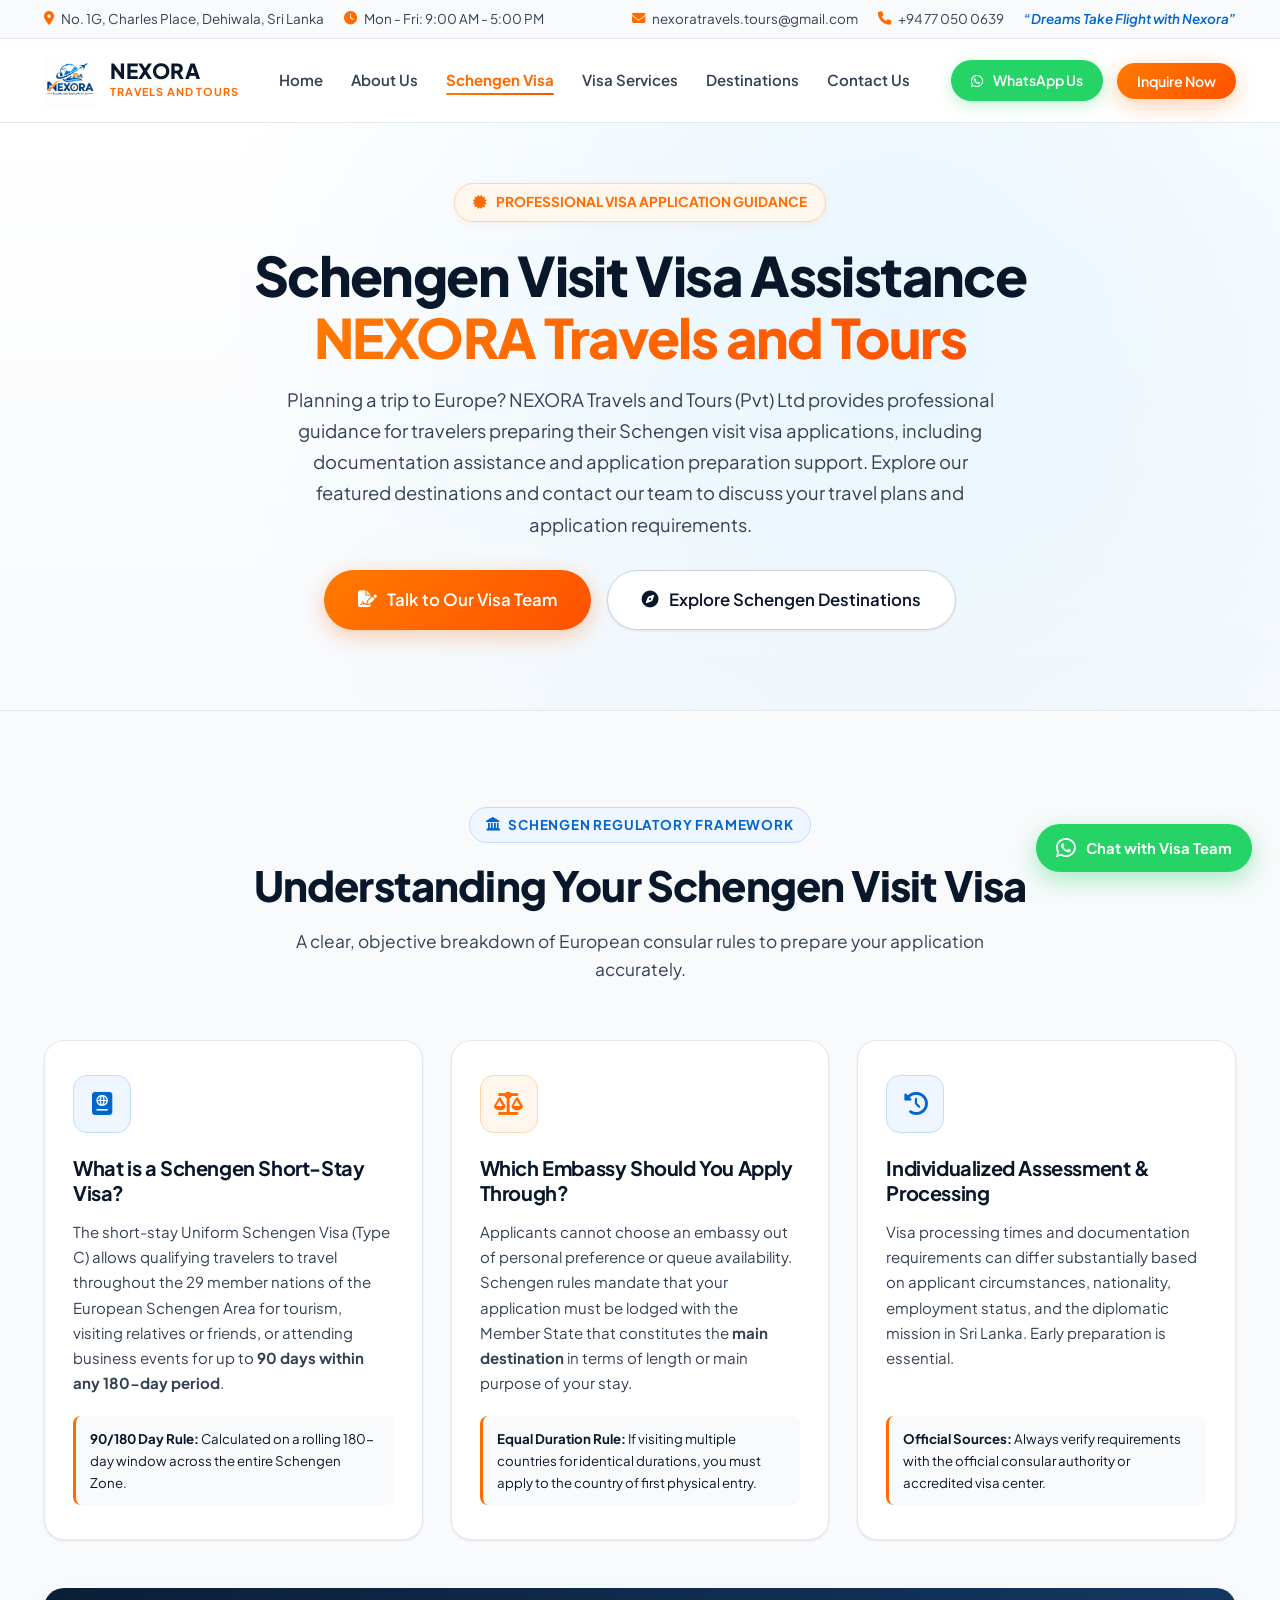
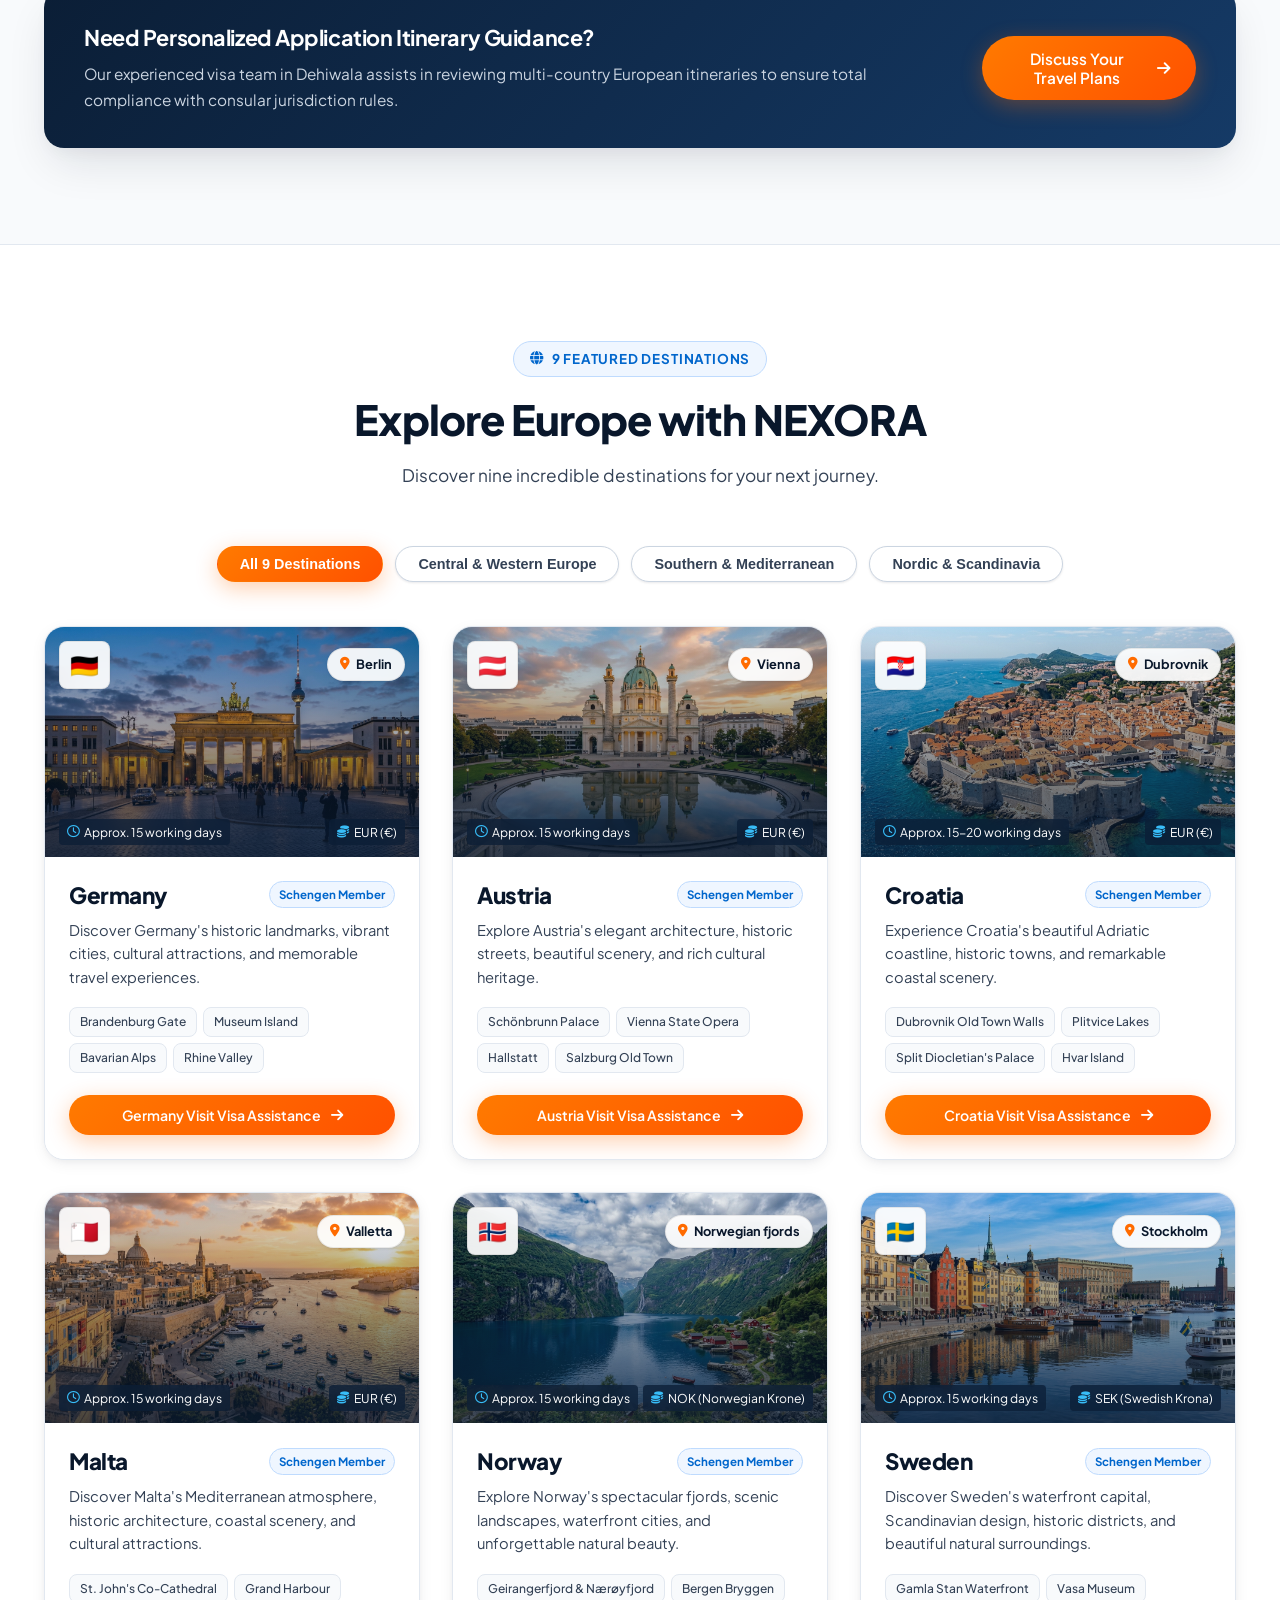
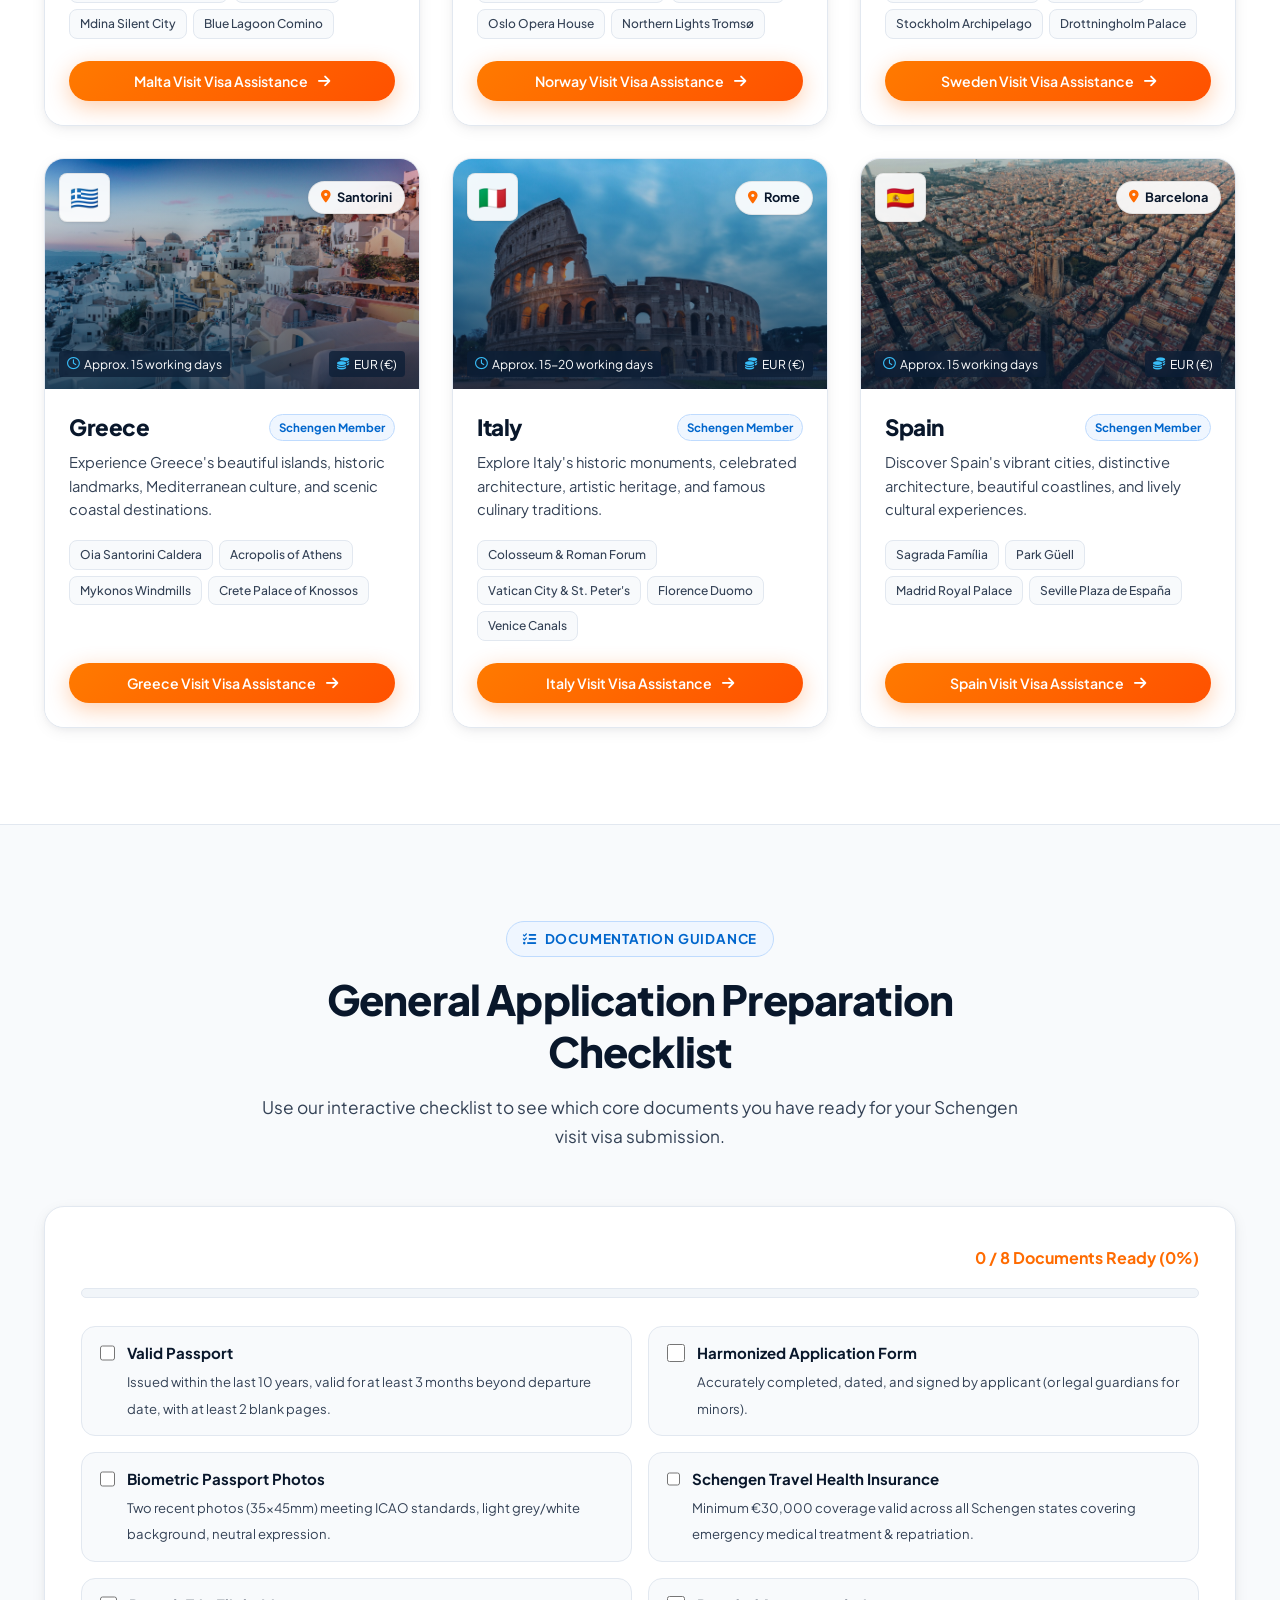
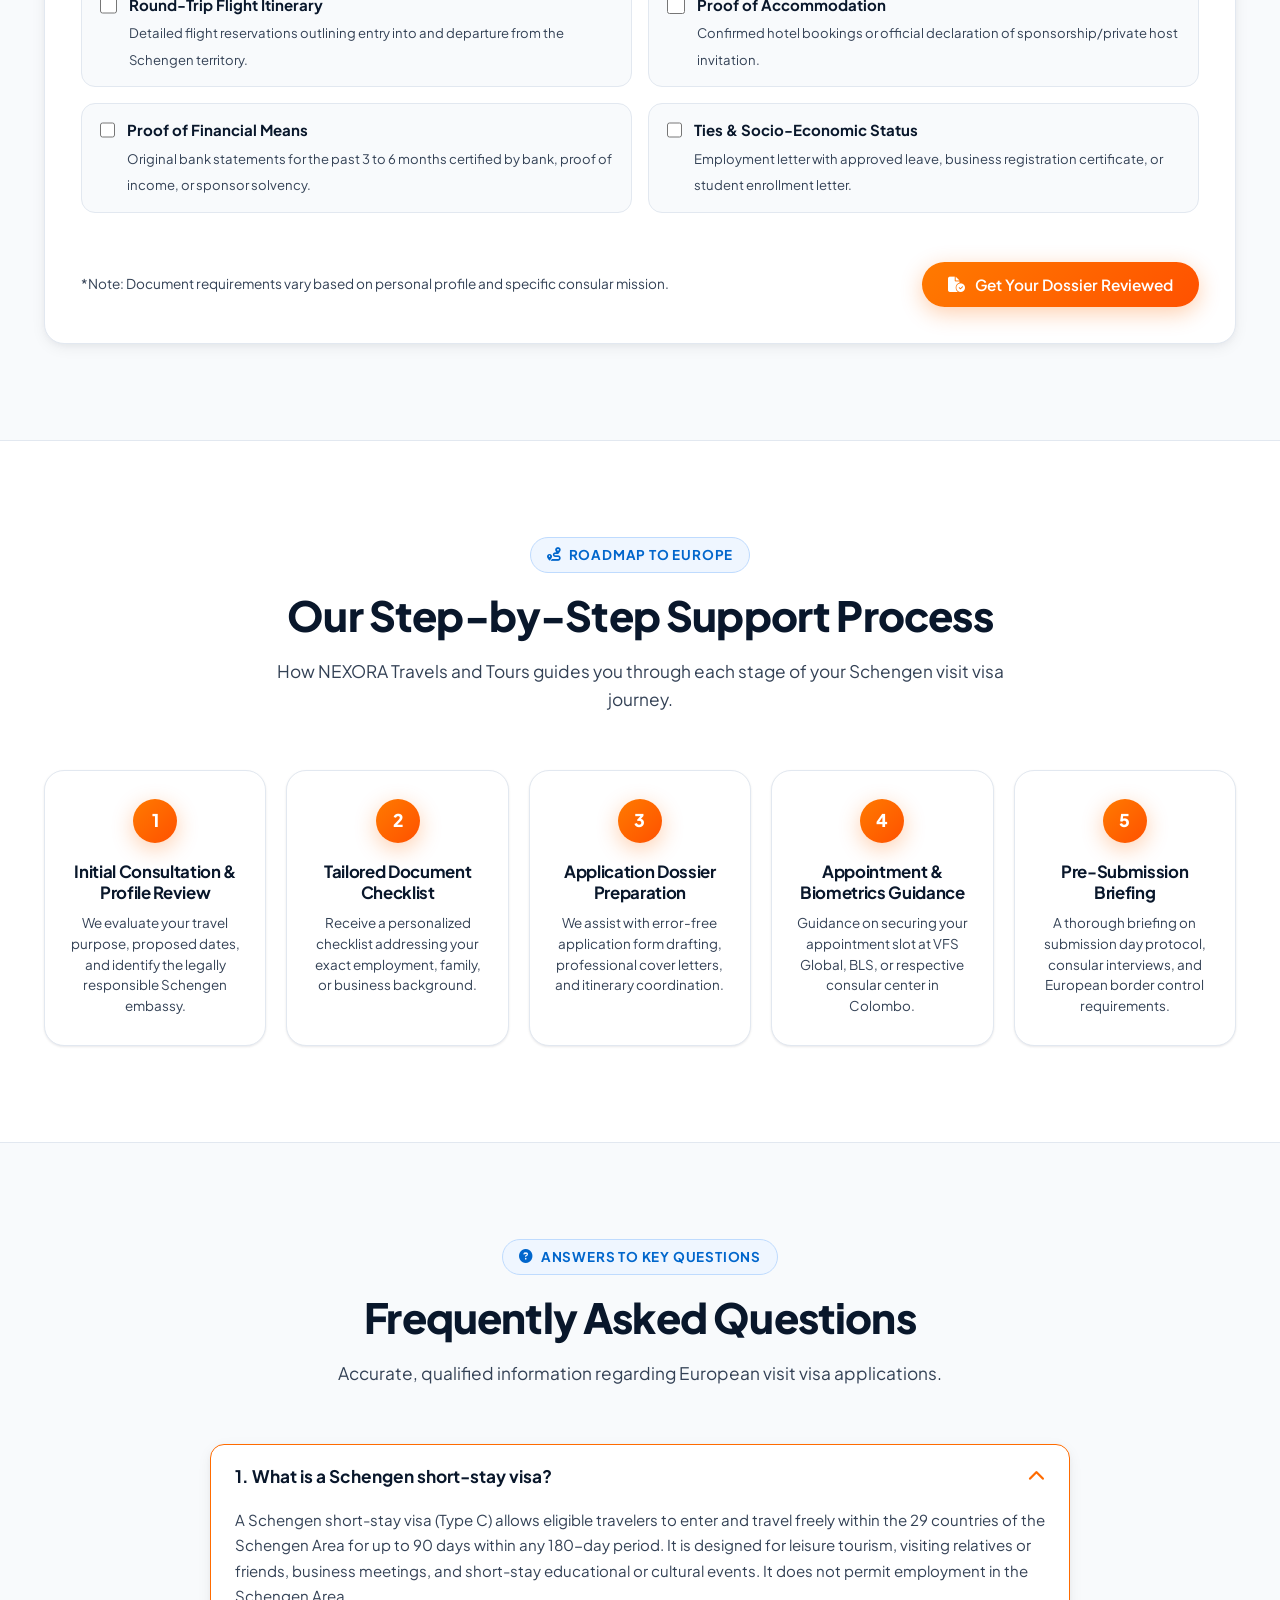
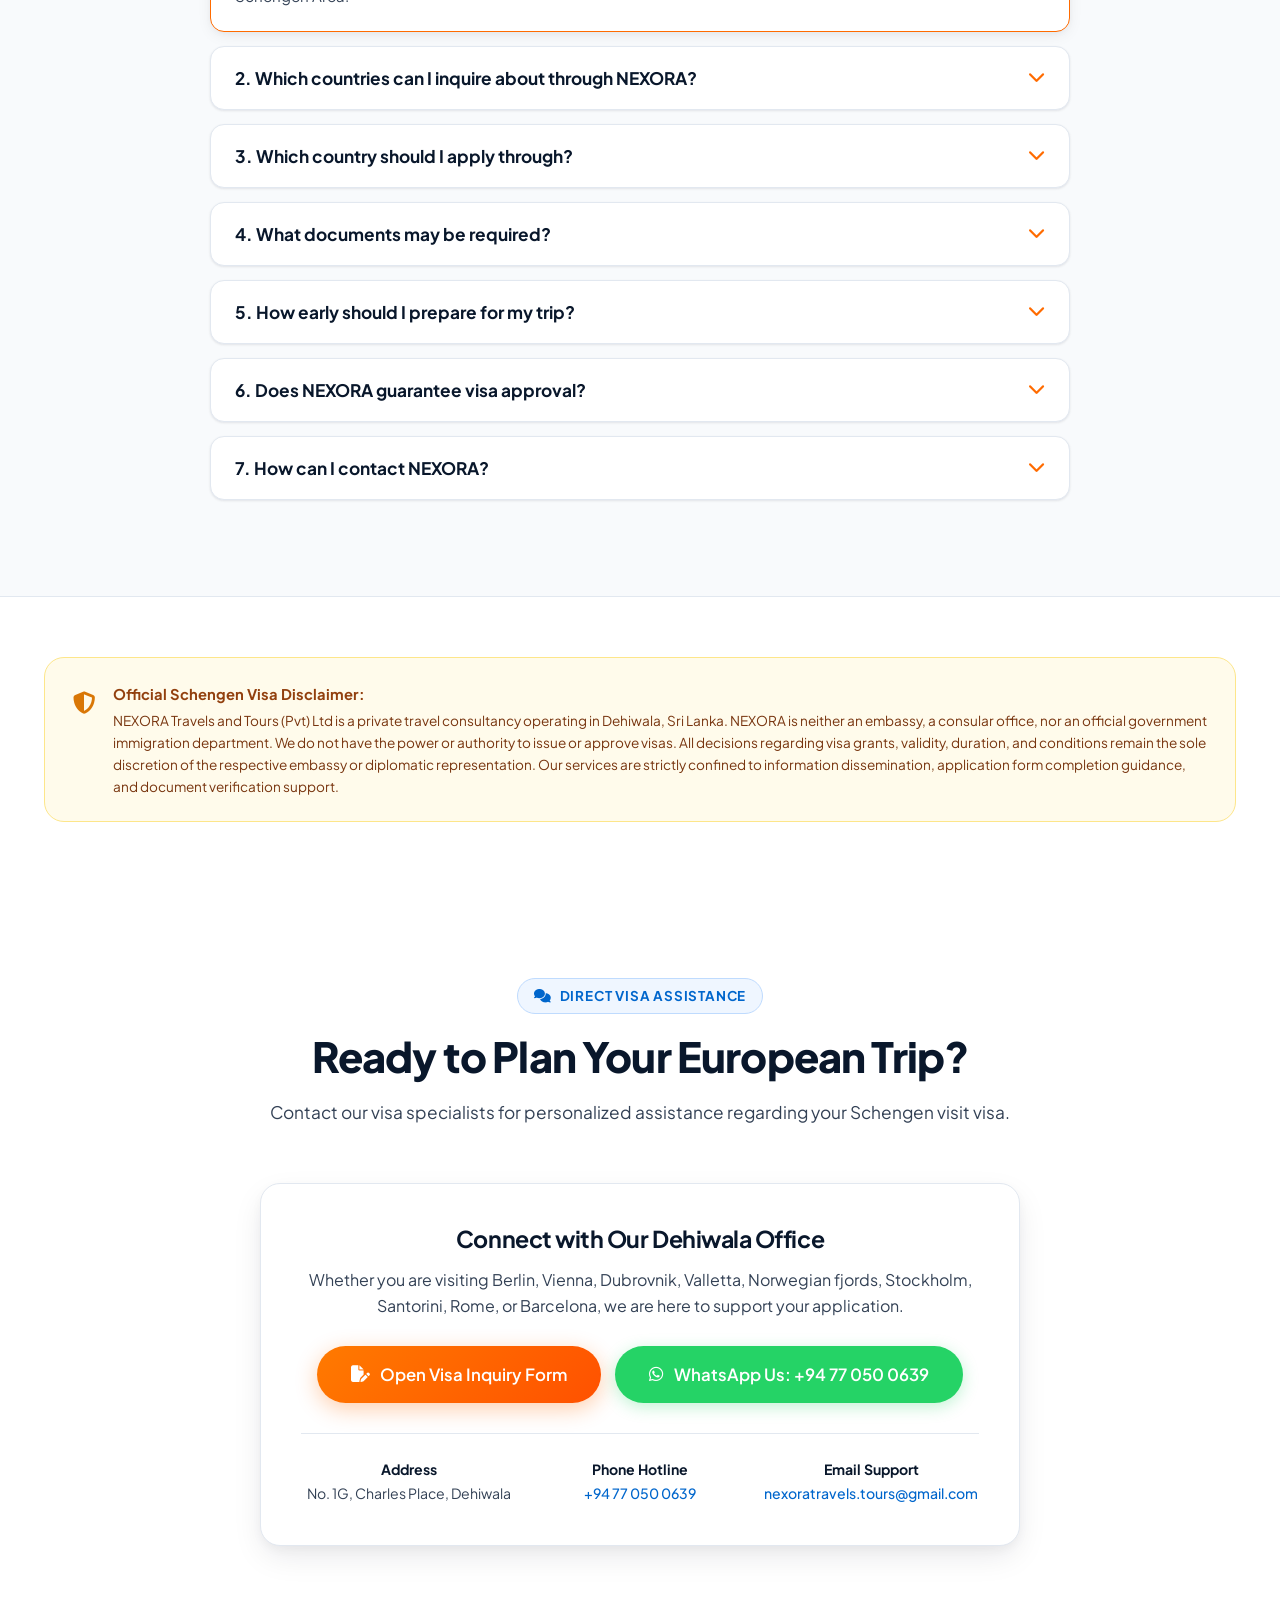
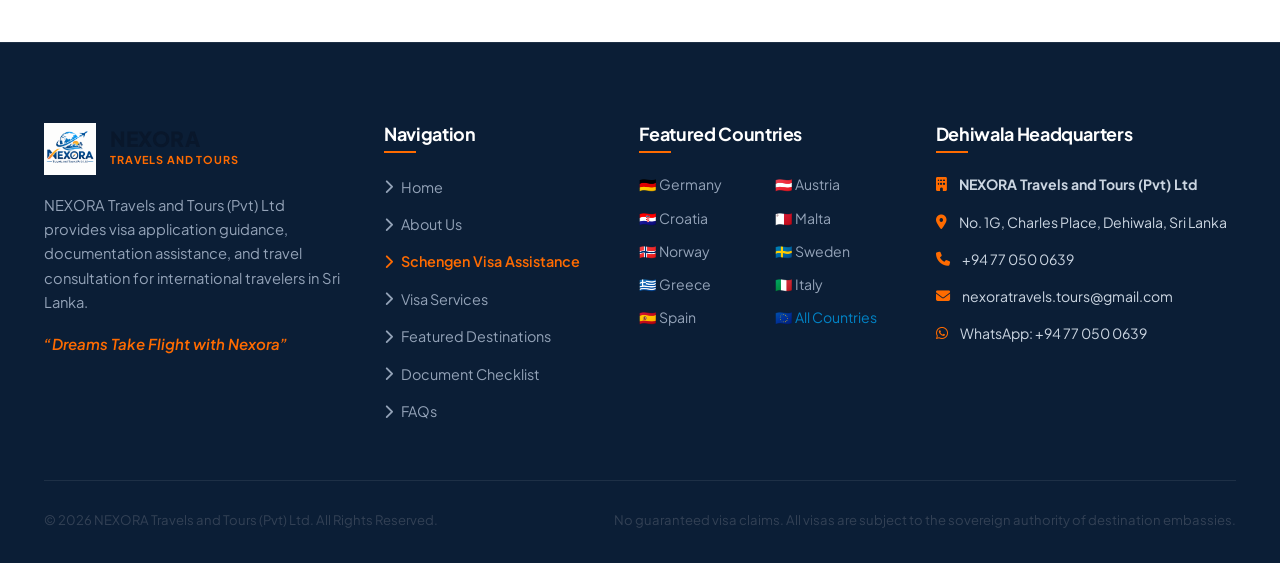
<file: schengen-visit-visa/index.html>
<!DOCTYPE html>
<html lang="en">
<head>
  <base href="../">
  <meta charset="UTF-8">
  <meta name="viewport" content="width=device-width, initial-scale=1.0">
  
  <!-- Primary Meta Tags & SEO Optimization -->
  <title>Schengen Visit Visa Assistance | NEXORA Travels and Tours</title>
  <meta name="title" content="Schengen Visit Visa Assistance | NEXORA Travels and Tours">
  <meta name="description" content="Official Schengen visit visa consultation in Sri Lanka. Expert guidance on application preparation, documentation assistance, and appointment booking for Germany, Austria, Croatia, Malta, Norway, Sweden, Greece, Italy, and Spain.">
  <meta name="keywords" content="Schengen visit visa assistance Sri Lanka, Schengen visa guidance Dehiwala, Germany visit visa assistance Sri Lanka, Austria visit visa assistance Sri Lanka, Croatia visit visa assistance Sri Lanka, Malta visit visa assistance Sri Lanka, Norway visit visa assistance Sri Lanka, Sweden visit visa assistance Sri Lanka, Greece visit visa assistance Sri Lanka, Italy visit visa assistance Sri Lanka, Spain visit visa assistance Sri Lanka">
  <meta name="author" content="NEXORA Travels and Tours (Pvt) Ltd">
  <link rel="canonical" href="https://nexoratravels.com/schengen-visit-visa">

  <!-- Open Graph / Facebook -->
  <meta property="og:type" content="article">
  <meta property="og:url" content="https://nexoratravels.com/schengen-visit-visa">
  <meta property="og:title" content="Schengen Visit Visa Assistance | NEXORA Travels and Tours">
  <meta property="og:description" content="Comprehensive Schengen visit visa guidance from NEXORA Travels in Dehiwala, Sri Lanka. Detailed documentation checklists, embassy rules, and support process.">
  <meta property="og:image" content="assets/images/branding/germany-adventure.png">

  <!-- Favicon -->
  <link rel="icon" type="image/png" href="Logo.png">

  <!-- Google Fonts: Plus Jakarta Sans & Inter -->
  <link rel="preconnect" href="https://fonts.googleapis.com">
  <link rel="preconnect" href="https://fonts.gstatic.com" crossorigin>
  <link href="https://fonts.googleapis.com/css2?family=Plus+Jakarta+Sans:wght@400;500;600;700;800&family=Inter:wght@400;500;600;700&display=swap" rel="stylesheet">

  <!-- Font Awesome Icons -->
  <link rel="stylesheet" href="https://cdnjs.cloudflare.com/ajax/libs/font-awesome/6.5.1/css/all.min.css">

  <!-- Core Stylesheet -->
  <link rel="stylesheet" href="assets/css/style.css">

  <!-- Structured Data (JSON-LD) for Service & FAQ -->
  <script type="application/ld+json">
  {
    "@context": "https://schema.org",
    "@type": "Service",
    "name": "Schengen Visit Visa Assistance",
    "provider": {
      "@type": "TravelAgency",
      "name": "NEXORA Travels and Tours (Pvt) Ltd",
      "address": {
        "@type": "PostalAddress",
        "streetAddress": "No. 1G, Charles Place",
        "addressLocality": "Dehiwala",
        "addressCountry": "LK"
      },
      "telephone": "+94770500639",
      "email": "nexoratravels.tours@gmail.com"
    },
    "serviceType": "Visa Consultation & Application Preparation",
    "areaServed": {
      "@type": "Country",
      "name": "Sri Lanka"
    },
    "description": "Professional guidance for travelers preparing their Schengen visit visa applications, documentation verification, and travel planning."
  }
  </script>
</head>
<body>

  <!-- Top Announcement Bar -->
  <div class="top-bar">
    <div class="container top-bar-inner">
      <div class="top-bar-left">
        <span class="top-bar-item"><i class="fa-solid fa-location-dot"></i> No. 1G, Charles Place, Dehiwala, Sri Lanka</span>
        <span class="top-bar-item"><i class="fa-solid fa-clock"></i> Mon - Fri: 9:00 AM - 5:00 PM</span>
      </div>
      <div class="top-bar-right">
        <span class="top-bar-item"><i class="fa-solid fa-envelope"></i> <a href="mailto:nexoratravels.tours@gmail.com">nexoratravels.tours@gmail.com</a></span>
        <span class="top-bar-item"><i class="fa-solid fa-phone"></i> <a href="tel:+94770500639">+94 77 050 0639</a></span>
        <span class="top-bar-tagline">“Dreams Take Flight with Nexora”</span>
      </div>
    </div>
  </div>

  <!-- Header Navigation -->
  <header class="site-header" id="siteHeader">
    <div class="container nav-container">
      <a href="index.html" class="brand-logo-link" title="NEXORA Travels & Tours">
        <img src="Logo.png" alt="NEXORA Travels and Tours Logo" class="brand-logo-img">
        <div class="brand-text-block">
          <span class="brand-name">NEXORA</span>
          <span class="brand-sub">Travels and Tours</span>
        </div>
      </a>

      <!-- Desktop Navigation Menu -->
      <nav aria-label="Main Navigation">
        <ul class="nav-menu">
          <li><a href="index.html" class="nav-link">Home</a></li>
          <li><a href="index.html#about" class="nav-link">About Us</a></li>
          <li><a href="schengen-visit-visa.html" class="nav-link active highlight-schengen">Schengen Visa</a></li>
          <li><a href="index.html#services" class="nav-link">Visa Services</a></li>
          <li><a href="#featured-destinations" class="nav-link">Destinations</a></li>
          <li><a href="#contact-schengen" class="nav-link">Contact Us</a></li>
        </ul>
      </nav>

      <!-- Action Buttons -->
      <div class="nav-actions">
        <a href="https://wa.me/94770500639?text=Hello%20NEXORA%20Travels,%20I%20would%20like%20to%20inquire%20about%20Schengen%20Visit%20Visa%20Assistance" 
           target="_blank" rel="noopener noreferrer" class="btn btn-whatsapp btn-sm" title="Chat on WhatsApp">
          <i class="fa-brands fa-whatsapp"></i>
          <span>WhatsApp Us</span>
        </a>
        <button type="button" class="btn btn-primary btn-sm" onclick="openInquiryModal('General')">
          <span>Inquire Now</span>
        </button>
        <button type="button" class="hamburger-btn" id="hamburgerBtn" aria-label="Toggle navigation menu">
          <i class="fa-solid fa-bars"></i>
        </button>
      </div>
    </div>
  </header>

  <!-- Mobile Drawer -->
  <div class="mobile-drawer" id="mobileDrawer">
    <div class="drawer-header">
      <div class="brand-text-block">
        <span class="brand-name">NEXORA</span>
        <span class="brand-sub">Travels & Tours</span>
      </div>
      <button type="button" class="close-drawer-btn" id="closeDrawerBtn" aria-label="Close menu">
        <i class="fa-solid fa-xmark"></i>
      </button>
    </div>
    <ul class="mobile-nav-list">
      <li><a href="index.html" class="mobile-nav-link"><span>Home</span> <i class="fa-solid fa-chevron-right"></i></a></li>
      <li><a href="index.html#about" class="mobile-nav-link"><span>About Us</span> <i class="fa-solid fa-chevron-right"></i></a></li>
      <li><a href="schengen-visit-visa.html" class="mobile-nav-link active" style="color: var(--orange-brand);"><span>Schengen Visa Assistance</span> <i class="fa-solid fa-chevron-right"></i></a></li>
      <li><a href="index.html#services" class="mobile-nav-link"><span>Visa Services</span> <i class="fa-solid fa-chevron-right"></i></a></li>
      <li><a href="#featured-destinations" class="mobile-nav-link"><span>Featured Destinations</span> <i class="fa-solid fa-chevron-right"></i></a></li>
      <li><a href="#checklist-section" class="mobile-nav-link"><span>Document Checklist</span> <i class="fa-solid fa-chevron-right"></i></a></li>
      <li><a href="#faq" class="mobile-nav-link"><span>FAQs</span> <i class="fa-solid fa-chevron-right"></i></a></li>
      <li><a href="#contact-schengen" class="mobile-nav-link"><span>Contact Dehiwala Office</span> <i class="fa-solid fa-chevron-right"></i></a></li>
    </ul>
    <div class="drawer-footer">
      <a href="tel:+94770500639" class="btn btn-secondary btn-block">
        <i class="fa-solid fa-phone"></i> +94 77 050 0639
      </a>
      <a href="https://wa.me/94770500639" target="_blank" rel="noopener noreferrer" class="btn btn-whatsapp btn-block">
        <i class="fa-brands fa-whatsapp"></i> Chat on WhatsApp
      </a>
    </div>
  </div>

  <main>
    <!-- Premium Dedicated Hero Section -->
    <section class="section section-dark" style="padding-top: 60px; padding-bottom: 80px; background: var(--grad-hero-light);">
      <div class="container" style="text-align: center; max-width: 900px;">
        <div class="hero-badge-pill">
          <i class="fa-solid fa-certificate"></i>
          <span>PROFESSIONAL VISA APPLICATION GUIDANCE</span>
        </div>

        <h1 class="hero-title" style="margin-bottom: 16px;">
          Schengen Visit Visa Assistance<br>
          <span class="text-gradient-orange">NEXORA Travels and Tours</span>
        </h1>

        <p class="hero-description" style="margin: 0 auto 30px; font-size: 1.15rem; max-width: 720px;">
          Planning a trip to Europe? NEXORA Travels and Tours (Pvt) Ltd provides professional guidance for travelers preparing their Schengen visit visa applications, including documentation assistance and application preparation support. Explore our featured destinations and contact our team to discuss your travel plans and application requirements.
        </p>

        <div style="display: flex; gap: 16px; justify-content: center; flex-wrap: wrap;">
          <button type="button" class="btn btn-primary btn-lg" onclick="openInquiryModal('General')">
            <i class="fa-solid fa-file-signature"></i>
            <span>Talk to Our Visa Team</span>
          </button>
          <a href="#featured-destinations" class="btn btn-secondary btn-lg">
            <i class="fa-solid fa-compass"></i>
            <span>Explore Schengen Destinations</span>
          </a>
        </div>
      </div>
    </section>

    <!-- Schengen Introduction & Framework Section -->
    <section class="section section-deep">
      <div class="container">
        <div class="section-header">
          <div class="section-pill"><i class="fa-solid fa-landmark"></i> Schengen Regulatory Framework</div>
          <h2 class="section-title">Understanding Your Schengen Visit Visa</h2>
          <p class="section-subtitle">A clear, objective breakdown of European consular rules to prepare your application accurately.</p>
        </div>

        <div class="schengen-info-grid">
          <div class="info-card">
            <div class="info-card-icon"><i class="fa-solid fa-passport"></i></div>
            <h3 class="info-card-title">What is a Schengen Short-Stay Visa?</h3>
            <p class="info-card-text">
              The short-stay Uniform Schengen Visa (Type C) allows qualifying travelers to travel throughout the 29 member nations of the European Schengen Area for tourism, visiting relatives or friends, or attending business events for up to <strong>90 days within any 180-day period</strong>.
            </p>
            <div class="info-card-rule">
              <strong>90/180 Day Rule:</strong> Calculated on a rolling 180-day window across the entire Schengen Zone.
            </div>
          </div>

          <div class="info-card">
            <div class="info-card-icon orange"><i class="fa-solid fa-scale-balanced"></i></div>
            <h3 class="info-card-title">Which Embassy Should You Apply Through?</h3>
            <p class="info-card-text">
              Applicants cannot choose an embassy out of personal preference or queue availability. Schengen rules mandate that your application must be lodged with the Member State that constitutes the <strong>main destination</strong> in terms of length or main purpose of your stay.
            </p>
            <div class="info-card-rule">
              <strong>Equal Duration Rule:</strong> If visiting multiple countries for identical durations, you must apply to the country of first physical entry.
            </div>
          </div>

          <div class="info-card">
            <div class="info-card-icon"><i class="fa-solid fa-clock-rotate-left"></i></div>
            <h3 class="info-card-title">Individualized Assessment & Processing</h3>
            <p class="info-card-text">
              Visa processing times and documentation requirements can differ substantially based on applicant circumstances, nationality, employment status, and the diplomatic mission in Sri Lanka. Early preparation is essential.
            </p>
            <div class="info-card-rule">
              <strong>Official Sources:</strong> Always verify requirements with the official consular authority or accredited visa center.
            </div>
          </div>
        </div>

        <div class="rule-highlight-box">
          <div class="rule-box-content">
            <h3>Need Personalized Application Itinerary Guidance?</h3>
            <p>Our experienced visa team in Dehiwala assists in reviewing multi-country European itineraries to ensure total compliance with consular jurisdiction rules.</p>
          </div>
          <button type="button" class="btn btn-primary" onclick="openInquiryModal('General')">
            <span>Discuss Your Travel Plans</span>
            <i class="fa-solid fa-arrow-right"></i>
          </button>
        </div>
      </div>
    </section>

    <!-- Nine Featured Schengen Destinations -->
    <section class="section section-dark" id="featured-destinations">
      <div class="container">
        <div class="section-header">
          <div class="section-pill"><i class="fa-solid fa-globe"></i> 9 Featured Destinations</div>
          <h2 class="section-title">Explore Europe with NEXORA</h2>
          <p class="section-subtitle">Discover nine incredible destinations for your next journey.</p>
        </div>

        <!-- Filter Buttons -->
        <div class="destinations-filter-wrapper">
          <button type="button" class="filter-btn active" data-filter="all">All 9 Destinations</button>
          <button type="button" class="filter-btn" data-filter="western">Central & Western Europe</button>
          <button type="button" class="filter-btn" data-filter="southern">Southern & Mediterranean</button>
          <button type="button" class="filter-btn" data-filter="nordic">Nordic & Scandinavia</button>
        </div>

        <div class="destinations-grid" id="destinationsGrid">
          <!-- Destination Cards (Dynamically populated by destinations-data.js & main.js) -->
        </div>
      </div>
    </section>

    <!-- Interactive Documentation Checklist Assistant -->
    <section class="section section-deep" id="checklist-section">
      <div class="container">
        <div class="section-header">
          <div class="section-pill"><i class="fa-solid fa-list-check"></i> Documentation Guidance</div>
          <h2 class="section-title">General Application Preparation Checklist</h2>
          <p class="section-subtitle">Use our interactive checklist to see which core documents you have ready for your Schengen visit visa submission.</p>
        </div>

        <div class="checklist-container">
          <div style="display: flex; justify-content: space-between; align-items: center; flex-wrap: wrap; gap: 10px;">
            <strong style="font-size: 1.1rem; color: var(--white-pure);">Document Preparation Status</strong>
            <span id="checklistCompletedCount" style="color: var(--orange-brand); font-weight: 700;">0 / 8 Documents Ready (0%)</span>
          </div>

          <div class="checklist-progress-bar-bg">
            <div class="checklist-progress-bar-fill" id="checklistProgressBar"></div>
          </div>

          <div class="checklist-items-grid">
            <label class="checklist-item">
              <input type="checkbox" class="checklist-checkbox">
              <div>
                <span class="checklist-label-title">Valid Passport</span>
                <span class="checklist-label-sub">Issued within the last 10 years, valid for at least 3 months beyond departure date, with at least 2 blank pages.</span>
              </div>
            </label>

            <label class="checklist-item">
              <input type="checkbox" class="checklist-checkbox">
              <div>
                <span class="checklist-label-title">Harmonized Application Form</span>
                <span class="checklist-label-sub">Accurately completed, dated, and signed by applicant (or legal guardians for minors).</span>
              </div>
            </label>

            <label class="checklist-item">
              <input type="checkbox" class="checklist-checkbox">
              <div>
                <span class="checklist-label-title">Biometric Passport Photos</span>
                <span class="checklist-label-sub">Two recent photos (35x45mm) meeting ICAO standards, light grey/white background, neutral expression.</span>
              </div>
            </label>

            <label class="checklist-item">
              <input type="checkbox" class="checklist-checkbox">
              <div>
                <span class="checklist-label-title">Schengen Travel Health Insurance</span>
                <span class="checklist-label-sub">Minimum €30,000 coverage valid across all Schengen states covering emergency medical treatment & repatriation.</span>
              </div>
            </label>

            <label class="checklist-item">
              <input type="checkbox" class="checklist-checkbox">
              <div>
                <span class="checklist-label-title">Round-Trip Flight Itinerary</span>
                <span class="checklist-label-sub">Detailed flight reservations outlining entry into and departure from the Schengen territory.</span>
              </div>
            </label>

            <label class="checklist-item">
              <input type="checkbox" class="checklist-checkbox">
              <div>
                <span class="checklist-label-title">Proof of Accommodation</span>
                <span class="checklist-label-sub">Confirmed hotel bookings or official declaration of sponsorship/private host invitation.</span>
              </div>
            </label>

            <label class="checklist-item">
              <input type="checkbox" class="checklist-checkbox">
              <div>
                <span class="checklist-label-title">Proof of Financial Means</span>
                <span class="checklist-label-sub">Original bank statements for the past 3 to 6 months certified by bank, proof of income, or sponsor solvency.</span>
              </div>
            </label>

            <label class="checklist-item">
              <input type="checkbox" class="checklist-checkbox">
              <div>
                <span class="checklist-label-title">Ties & Socio-Economic Status</span>
                <span class="checklist-label-sub">Employment letter with approved leave, business registration certificate, or student enrollment letter.</span>
              </div>
            </label>
          </div>

          <div style="margin-top: 28px; padding-top: 20px; border-top: 1px solid rgba(255, 255, 255, 0.08); display: flex; align-items: center; justify-content: space-between; flex-wrap: wrap; gap: 16px;">
            <span style="font-size: 0.85rem; color: var(--text-secondary);">
              *Note: Document requirements vary based on personal profile and specific consular mission.
            </span>
            <button type="button" class="btn btn-primary" onclick="openInquiryModal('General')">
              <i class="fa-solid fa-file-circle-check"></i>
              <span>Get Your Dossier Reviewed</span>
            </button>
          </div>
        </div>
      </div>
    </section>

    <!-- Step-by-Step Support Process -->
    <section class="section section-dark">
      <div class="container">
        <div class="section-header">
          <div class="section-pill"><i class="fa-solid fa-route"></i> Roadmap to Europe</div>
          <h2 class="section-title">Our Step-by-Step Support Process</h2>
          <p class="section-subtitle">How NEXORA Travels and Tours guides you through each stage of your Schengen visit visa journey.</p>
        </div>

        <div class="process-timeline">
          <div class="process-step">
            <div class="step-number">1</div>
            <h4 class="step-title">Initial Consultation & Profile Review</h4>
            <p class="step-desc">We evaluate your travel purpose, proposed dates, and identify the legally responsible Schengen embassy.</p>
          </div>

          <div class="process-step">
            <div class="step-number">2</div>
            <h4 class="step-title">Tailored Document Checklist</h4>
            <p class="step-desc">Receive a personalized checklist addressing your exact employment, family, or business background.</p>
          </div>

          <div class="process-step">
            <div class="step-number">3</div>
            <h4 class="step-title">Application Dossier Preparation</h4>
            <p class="step-desc">We assist with error-free application form drafting, professional cover letters, and itinerary coordination.</p>
          </div>

          <div class="process-step">
            <div class="step-number">4</div>
            <h4 class="step-title">Appointment & Biometrics Guidance</h4>
            <p class="step-desc">Guidance on securing your appointment slot at VFS Global, BLS, or respective consular center in Colombo.</p>
          </div>

          <div class="process-step">
            <div class="step-number">5</div>
            <h4 class="step-title">Pre-Submission Briefing</h4>
            <p class="step-desc">A thorough briefing on submission day protocol, consular interviews, and European border control requirements.</p>
          </div>
        </div>
      </div>
    </section>

    <!-- Mandatory Official 7 FAQs Section -->
    <section class="section section-deep" id="faq">
      <div class="container">
        <div class="section-header">
          <div class="section-pill"><i class="fa-solid fa-circle-question"></i> Answers to Key Questions</div>
          <h2 class="section-title">Frequently Asked Questions</h2>
          <p class="section-subtitle">Accurate, qualified information regarding European visit visa applications.</p>
        </div>

        <div class="faq-list">
          <div class="faq-item active">
            <button type="button" class="faq-question">
              <span>1. What is a Schengen short-stay visa?</span>
              <i class="fa-solid fa-chevron-down"></i>
            </button>
            <div class="faq-answer">
              <p>A Schengen short-stay visa (Type C) allows eligible travelers to enter and travel freely within the 29 countries of the Schengen Area for up to 90 days within any 180-day period. It is designed for leisure tourism, visiting relatives or friends, business meetings, and short-stay educational or cultural events. It does not permit employment in the Schengen Area.</p>
            </div>
          </div>

          <div class="faq-item">
            <button type="button" class="faq-question">
              <span>2. Which countries can I inquire about through NEXORA?</span>
              <i class="fa-solid fa-chevron-down"></i>
            </button>
            <div class="faq-answer">
              <p>NEXORA Travels and Tours provides dedicated application preparation and documentation guidance for nine featured European nations: Germany, Austria, Croatia, Malta, Norway, Sweden, Greece, Italy, and Spain. We also assist travelers planning multi-country itineraries across the wider Schengen territory.</p>
            </div>
          </div>

          <div class="faq-item">
            <button type="button" class="faq-question">
              <span>3. Which country should I apply through?</span>
              <i class="fa-solid fa-chevron-down"></i>
            </button>
            <div class="faq-answer">
              <p>Under Article 5 of the Schengen Visa Code:
              <br>• If your visit involves only one country, you must apply to that country’s consular mission.
              <br>• If visiting multiple countries, you must apply to the country that constitutes your <em>main destination</em> in terms of the length or purpose of stay.
              <br>• If no main destination can be determined (e.g. equal duration in multiple states), you must apply through the country whose external border you will cross first. You cannot choose an embassy based on convenience or perceived ease.</p>
            </div>
          </div>

          <div class="faq-item">
            <button type="button" class="faq-question">
              <span>4. What documents may be required?</span>
              <i class="fa-solid fa-chevron-down"></i>
            </button>
            <div class="faq-answer">
              <p>Standard requirements include a current passport valid for at least 3 months after departure, two biometric photos, a duly completed Schengen application form, travel medical insurance with €30,000 coverage, round-trip flight itineraries, confirmed accommodation, bank statements proving financial solvency, and proof of employment, business ownership, or studies in Sri Lanka. Documentation criteria vary by consular mission, and customers are guided to the official consular source for their specific submission.</p>
            </div>
          </div>

          <div class="faq-item">
            <button type="button" class="faq-question">
              <span>5. How early should I prepare for my trip?</span>
              <i class="fa-solid fa-chevron-down"></i>
            </button>
            <div class="faq-answer">
              <p>You can apply up to 6 months before your intended departure date (up to 9 months for seafarers), and no later than 15 calendar days before travel. Because appointment availability at visa application centres in Colombo can fluctuate during peak travel seasons, NEXORA recommends beginning your dossier preparation at least 8 to 12 weeks prior to your targeted departure date.</p>
            </div>
          </div>

          <div class="faq-item">
            <button type="button" class="faq-question">
              <span>6. Does NEXORA guarantee visa approval?</span>
              <i class="fa-solid fa-chevron-down"></i>
            </button>
            <div class="faq-answer">
              <p><strong>No. Visa approval can never be guaranteed by any agency or individual.</strong> The authority to grant, refuse, or issue a visa is the exclusive, sovereign decision of the respective embassy, consulate, or immigration authority of the destination country. NEXORA Travels and Tours provides expert guidance, document verification, and administrative preparation to ensure your dossier is complete and compliant.</p>
            </div>
          </div>

          <div class="faq-item">
            <button type="button" class="faq-question">
              <span>7. How can I contact NEXORA?</span>
              <i class="fa-solid fa-chevron-down"></i>
            </button>
            <div class="faq-answer">
              <p>You can reach NEXORA Travels and Tours (Pvt) Ltd by:
              <br>• Visiting our office: No. 1G, Charles Place, Dehiwala, Sri Lanka
              <br>• Calling our hotline: +94 77 050 0639
              <br>• Chatting on WhatsApp: +94 77 050 0639
              <br>• Sending an email: nexoratravels.tours@gmail.com
              <br>Our team is available Monday through Friday from 9:00 AM to 5:00 PM.</p>
            </div>
          </div>
        </div>
      </div>
    </section>

    <!-- Official Visa Disclaimer Section -->
    <section class="container" style="padding: 20px 24px;">
      <div class="disclaimer-banner">
        <div class="disclaimer-icon"><i class="fa-solid fa-shield-halved"></i></div>
        <div class="disclaimer-text">
          <strong>Official Schengen Visa Disclaimer:</strong>
          <p>
            NEXORA Travels and Tours (Pvt) Ltd is a private travel consultancy operating in Dehiwala, Sri Lanka. NEXORA is neither an embassy, a consular office, nor an official government immigration department. We do not have the power or authority to issue or approve visas. All decisions regarding visa grants, validity, duration, and conditions remain the sole discretion of the respective embassy or diplomatic representation. Our services are strictly confined to information dissemination, application form completion guidance, and document verification support.
          </p>
        </div>
      </div>
    </section>

    <!-- Contact & Direct Consultation Section -->
    <section class="section section-dark" id="contact-schengen">
      <div class="container">
        <div class="section-header">
          <div class="section-pill"><i class="fa-solid fa-comments"></i> Direct Visa Assistance</div>
          <h2 class="section-title">Ready to Plan Your European Trip?</h2>
          <p class="section-subtitle">Contact our visa specialists for personalized assistance regarding your Schengen visit visa.</p>
        </div>

        <div style="max-width: 760px; margin: 0 auto; background: var(--bg-card); border: 1px solid var(--border-subtle); border-radius: var(--border-radius-lg); padding: 40px; box-shadow: var(--shadow-lg); text-align: center;">
          <h3 style="font-size: 1.45rem; margin-bottom: 14px; color: var(--text-heading);">Connect with Our Dehiwala Office</h3>
          <p style="color: var(--text-body); margin-bottom: 26px;">
            Whether you are visiting Berlin, Vienna, Dubrovnik, Valletta, Norwegian fjords, Stockholm, Santorini, Rome, or Barcelona, we are here to support your application.
          </p>

          <div style="display: flex; gap: 14px; justify-content: center; flex-wrap: wrap; margin-bottom: 30px;">
            <button type="button" class="btn btn-primary btn-lg" onclick="openInquiryModal('General')">
              <i class="fa-solid fa-file-pen"></i>
              <span>Open Visa Inquiry Form</span>
            </button>
            <a href="https://wa.me/94770500639?text=Hello%20NEXORA%20Travels,%20I%20would%20like%20to%20discuss%20my%20Schengen%20visit%20visa%20requirements" 
               target="_blank" rel="noopener noreferrer" class="btn btn-whatsapp btn-lg">
              <i class="fa-brands fa-whatsapp"></i>
              <span>WhatsApp Us: +94 77 050 0639</span>
            </a>
          </div>

          <div style="display: grid; grid-template-columns: repeat(3, 1fr); gap: 16px; padding-top: 24px; border-top: 1px solid var(--border-subtle); font-size: 0.88rem;">
            <div>
              <strong style="color: var(--text-heading); display: block;">Address</strong>
              <span style="color: var(--text-body);">No. 1G, Charles Place, Dehiwala</span>
            </div>
            <div>
              <strong style="color: var(--text-heading); display: block;">Phone Hotline</strong>
              <a href="tel:+94770500639" style="color: var(--blue-primary); font-weight: 500;">+94 77 050 0639</a>
            </div>
            <div>
              <strong style="color: var(--text-heading); display: block;">Email Support</strong>
              <a href="mailto:nexoratravels.tours@gmail.com" style="color: var(--blue-primary); font-weight: 500;">nexoratravels.tours@gmail.com</a>
            </div>
          </div>
        </div>
      </div>
    </section>
  </main>

  <!-- Website Footer -->
  <footer class="site-footer">
    <div class="container">
      <div class="footer-top-grid">
        <div class="footer-brand-col">
          <a href="index.html" class="brand-logo-link" style="margin-bottom: 12px;">
            <img src="Logo.png" alt="NEXORA Travels and Tours" class="brand-logo-img">
            <div class="brand-text-block">
              <span class="brand-name">NEXORA</span>
              <span class="brand-sub">Travels and Tours</span>
            </div>
          </a>
          <p class="footer-brand-desc">
            NEXORA Travels and Tours (Pvt) Ltd provides visa application guidance, documentation assistance, and travel consultation for international travelers in Sri Lanka.
          </p>
          <p class="footer-tagline-quote">“Dreams Take Flight with Nexora”</p>
        </div>

        <div>
          <h4 class="footer-col-title">Navigation</h4>
          <ul class="footer-links-list">
            <li><a href="index.html"><i class="fa-solid fa-chevron-right"></i> Home</a></li>
            <li><a href="index.html#about"><i class="fa-solid fa-chevron-right"></i> About Us</a></li>
            <li><a href="schengen-visit-visa.html" style="color: var(--orange-brand); font-weight: 600;"><i class="fa-solid fa-chevron-right"></i> Schengen Visa Assistance</a></li>
            <li><a href="index.html#services"><i class="fa-solid fa-chevron-right"></i> Visa Services</a></li>
            <li><a href="#featured-destinations"><i class="fa-solid fa-chevron-right"></i> Featured Destinations</a></li>
            <li><a href="#checklist-section"><i class="fa-solid fa-chevron-right"></i> Document Checklist</a></li>
            <li><a href="#faq"><i class="fa-solid fa-chevron-right"></i> FAQs</a></li>
          </ul>
        </div>

        <div>
          <h4 class="footer-col-title">Featured Countries</h4>
          <ul class="footer-destinations-2col">
            <li><a href="#featured-destinations" onclick="openInquiryModal('Germany')">🇩🇪 Germany</a></li>
            <li><a href="#featured-destinations" onclick="openInquiryModal('Austria')">🇦🇹 Austria</a></li>
            <li><a href="#featured-destinations" onclick="openInquiryModal('Croatia')">🇭🇷 Croatia</a></li>
            <li><a href="#featured-destinations" onclick="openInquiryModal('Malta')">🇲🇹 Malta</a></li>
            <li><a href="#featured-destinations" onclick="openInquiryModal('Norway')">🇳🇴 Norway</a></li>
            <li><a href="#featured-destinations" onclick="openInquiryModal('Sweden')">🇸🇪 Sweden</a></li>
            <li><a href="#featured-destinations" onclick="openInquiryModal('Greece')">🇬🇷 Greece</a></li>
            <li><a href="#featured-destinations" onclick="openInquiryModal('Italy')">🇮🇹 Italy</a></li>
            <li><a href="#featured-destinations" onclick="openInquiryModal('Spain')">🇪🇸 Spain</a></li>
            <li><a href="schengen-visit-visa.html" style="color: var(--blue-electric);">🇪🇺 All Countries</a></li>
          </ul>
        </div>

        <div>
          <h4 class="footer-col-title">Dehiwala Headquarters</h4>
          <div class="footer-contact-items">
            <div class="footer-contact-item">
              <i class="fa-solid fa-building"></i>
              <span><strong>NEXORA Travels and Tours (Pvt) Ltd</strong></span>
            </div>
            <div class="footer-contact-item">
              <i class="fa-solid fa-location-dot"></i>
              <span>No. 1G, Charles Place, Dehiwala, Sri Lanka</span>
            </div>
            <div class="footer-contact-item">
              <i class="fa-solid fa-phone"></i>
              <a href="tel:+94770500639">+94 77 050 0639</a>
            </div>
            <div class="footer-contact-item">
              <i class="fa-solid fa-envelope"></i>
              <a href="mailto:nexoratravels.tours@gmail.com">nexoratravels.tours@gmail.com</a>
            </div>
            <div class="footer-contact-item">
              <i class="fa-brands fa-whatsapp"></i>
              <a href="https://wa.me/94770500639" target="_blank" rel="noopener noreferrer">WhatsApp: +94 77 050 0639</a>
            </div>
          </div>
        </div>
      </div>

      <div class="footer-bottom">
        <p>&copy; 2026 NEXORA Travels and Tours (Pvt) Ltd. All Rights Reserved.</p>
        <p>No guaranteed visa claims. All visas are subject to the sovereign authority of destination embassies.</p>
      </div>
    </div>
  </footer>

  <!-- Country-Specific Visa Inquiry Modal -->
  <div class="modal-backdrop" id="inquiryModal" role="dialog" aria-modal="true" aria-labelledby="dynamicModalTitle">
    <div class="modal-box">
      <button type="button" class="modal-close-btn" id="closeInquiryModalBtn" aria-label="Close dialog">
        <i class="fa-solid fa-xmark"></i>
      </button>

      <div id="inquiryFormContainer">
        <div class="modal-header">
          <h2 class="modal-title" id="dynamicModalTitle">Schengen Visit Visa Consultation</h2>
          <p class="modal-subtitle" id="dynamicModalSubtitle">Fill in your travel details below. Our visa team will review your requirements.</p>
        </div>

        <form id="visaInquiryForm" novalidate>
          <div class="form-row">
            <div class="form-group">
              <label for="inquiryFullName" class="form-label">Full Name <span class="required">*</span></label>
              <input type="text" id="inquiryFullName" class="form-control" placeholder="e.g. Ruwan Perera" required>
              <div class="form-error-msg" id="inquiryFullNameError"></div>
            </div>

            <div class="form-group">
              <label for="inquiryEmail" class="form-label">Email Address <span class="required">*</span></label>
              <input type="email" id="inquiryEmail" class="form-control" placeholder="ruwan@example.com" required>
              <div class="form-error-msg" id="inquiryEmailError"></div>
            </div>
          </div>

          <div class="form-row">
            <div class="form-group">
              <label for="inquiryPhone" class="form-label">Contact Number (Phone/WhatsApp) <span class="required">*</span></label>
              <input type="tel" id="inquiryPhone" class="form-control" placeholder="+94 77 123 4567" required>
              <div class="form-error-msg" id="inquiryPhoneError"></div>
            </div>

            <div class="form-group">
              <label for="inquiryDestination" class="form-label">Destination Country <span class="required">*</span></label>
              <select id="inquiryDestination" class="form-control" required>
                <option value="">-- Select Schengen Destination --</option>
                <option value="Germany">Germany 🇩🇪</option>
                <option value="Austria">Austria 🇦🇹</option>
                <option value="Croatia">Croatia 🇭🇷</option>
                <option value="Malta">Malta 🇲🇹</option>
                <option value="Norway">Norway 🇳🇴</option>
                <option value="Sweden">Sweden 🇸🇪</option>
                <option value="Greece">Greece 🇬🇷</option>
                <option value="Italy">Italy 🇮🇹</option>
                <option value="Spain">Spain 🇪🇸</option>
                <option value="Other Schengen Destination">Other Schengen Destination 🇪🇺</option>
              </select>
              <div class="form-error-msg" id="inquiryDestinationError"></div>
            </div>
          </div>

          <div class="form-row">
            <div class="form-group">
              <label for="inquiryPurpose" class="form-label">Purpose of Visit <span class="required">*</span></label>
              <select id="inquiryPurpose" class="form-control" required>
                <option value="">-- Select Purpose of Visit --</option>
                <option value="Tourism">Tourism</option>
                <option value="Visiting Family or Friends">Visiting Family or Friends</option>
                <option value="Eligible Business Visit">Eligible Business Visit</option>
                <option value="Other Short-Stay Purpose">Other Short-Stay Purpose</option>
              </select>
              <div class="form-error-msg" id="inquiryPurposeError"></div>
            </div>

            <div class="form-group">
              <label for="inquiryDate" class="form-label">Approximate Travel Date</label>
              <input type="date" id="inquiryDate" class="form-control">
            </div>
          </div>

          <div class="form-group">
            <label for="inquiryTravelers" class="form-label">Number of Travelers</label>
            <select id="inquiryTravelers" class="form-control">
              <option value="1 Adult">1 Adult</option>
              <option value="2 Adults">2 Adults</option>
              <option value="Family (3-5 persons)">Family (3-5 persons)</option>
              <option value="Group (6+ persons)">Group (6+ persons)</option>
            </select>
          </div>

          <div class="form-group">
            <label for="inquiryMessage" class="form-label">Additional Message / Inquiries</label>
            <textarea id="inquiryMessage" class="form-control" rows="3" placeholder="Tell us about your itinerary, duration of stay, or any specific documentation questions..."></textarea>
          </div>

          <p class="form-notice-text">
            <i class="fa-solid fa-lock"></i> We do not collect passport numbers or sensitive financial data in this initial inquiry form. Your details are strictly confidential.
          </p>

          <div style="display: flex; gap: 12px; margin-top: 20px;">
            <button type="submit" class="btn btn-primary btn-block">
              <i class="fa-solid fa-paper-plane"></i>
              <span>Generate Inquiry & Connect</span>
            </button>
            <button type="button" class="btn btn-secondary" id="cancelInquiryBtn">Cancel</button>
          </div>
        </form>
      </div>

      <!-- Submission Confirmation Container -->
      <div id="inquirySuccessContainer" class="modal-success-box">
        <div class="success-icon-wrap">
          <i class="fa-solid fa-check"></i>
        </div>
        <h3>Inquiry Ready for <span id="successSelectedCountry" style="color: var(--orange-brand);"></span></h3>
        <p>
          Thank you, <strong id="successApplicantName" style="color: var(--white-pure);"></strong>. Your inquiry has been formatted. Connect directly with our visa consultant via WhatsApp for an immediate response:
        </p>

        <div class="success-actions">
          <a id="successWhatsAppBtn" href="#" class="btn btn-whatsapp btn-lg btn-block">
            <i class="fa-brands fa-whatsapp"></i>
            <span>Continue on WhatsApp (+94 77 050 0639)</span>
          </a>
          <a id="successEmailBtn" href="#" class="btn btn-secondary btn-block">
            <i class="fa-solid fa-envelope"></i>
            <span>Send via Email Client</span>
          </a>
          <button type="button" class="btn btn-outline-blue btn-block" onclick="window.closeInquiryModal()">
            <span>Done / Close Window</span>
          </button>
        </div>
      </div>
    </div>
  </div>

  <!-- Floating WhatsApp Quick Button -->
  <a href="https://wa.me/94770500639?text=Hello%20NEXORA%20Travels,%20I%20would%20like%20to%20inquire%20about%20Schengen%20Visit%20Visa%20Assistance" 
     target="_blank" rel="noopener noreferrer" class="floating-whatsapp-btn" title="Chat with NEXORA on WhatsApp">
    <i class="fa-brands fa-whatsapp"></i>
    <span>Chat with Visa Team</span>
  </a>

  <!-- JavaScript Modules -->
  <script src="assets/js/destinations-data.js"></script>
  <script src="assets/js/inquiry-modal.js"></script>
  <script src="assets/js/main.js"></script>
</body>
</html>
</file>
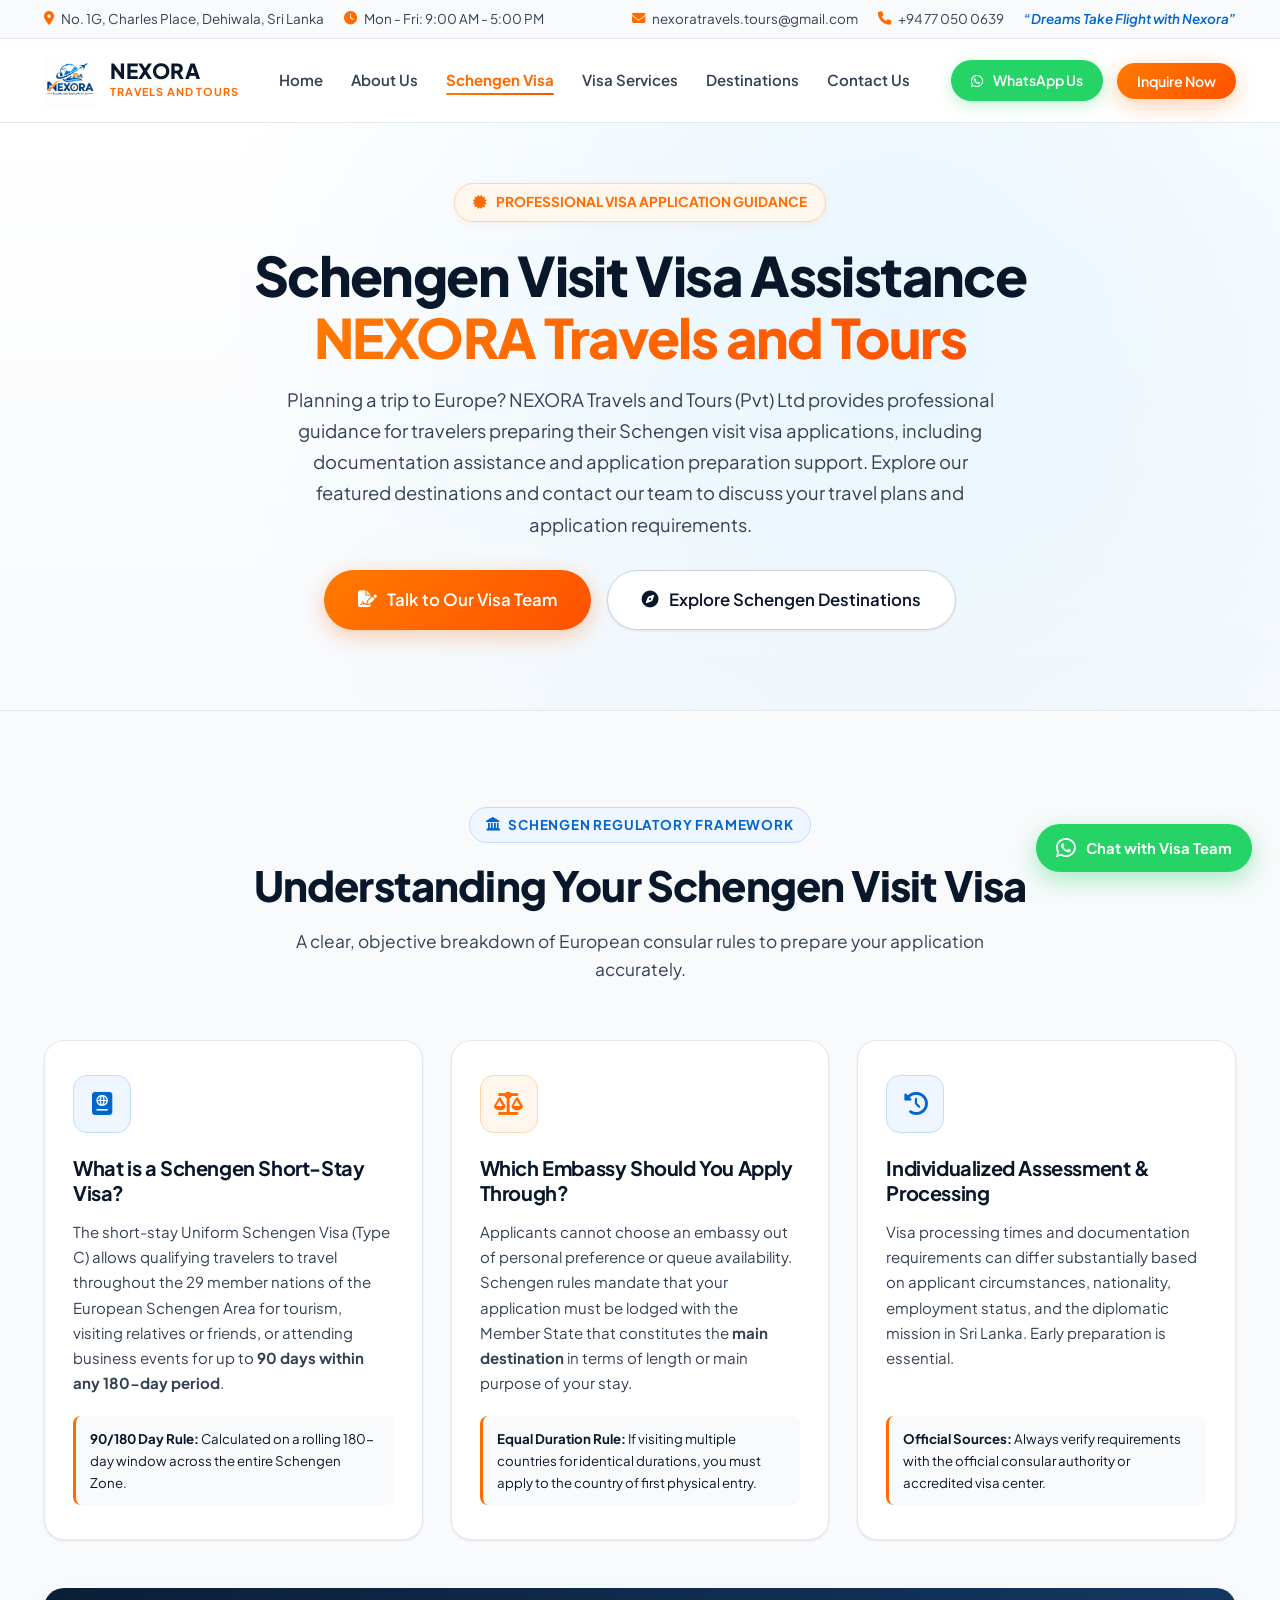
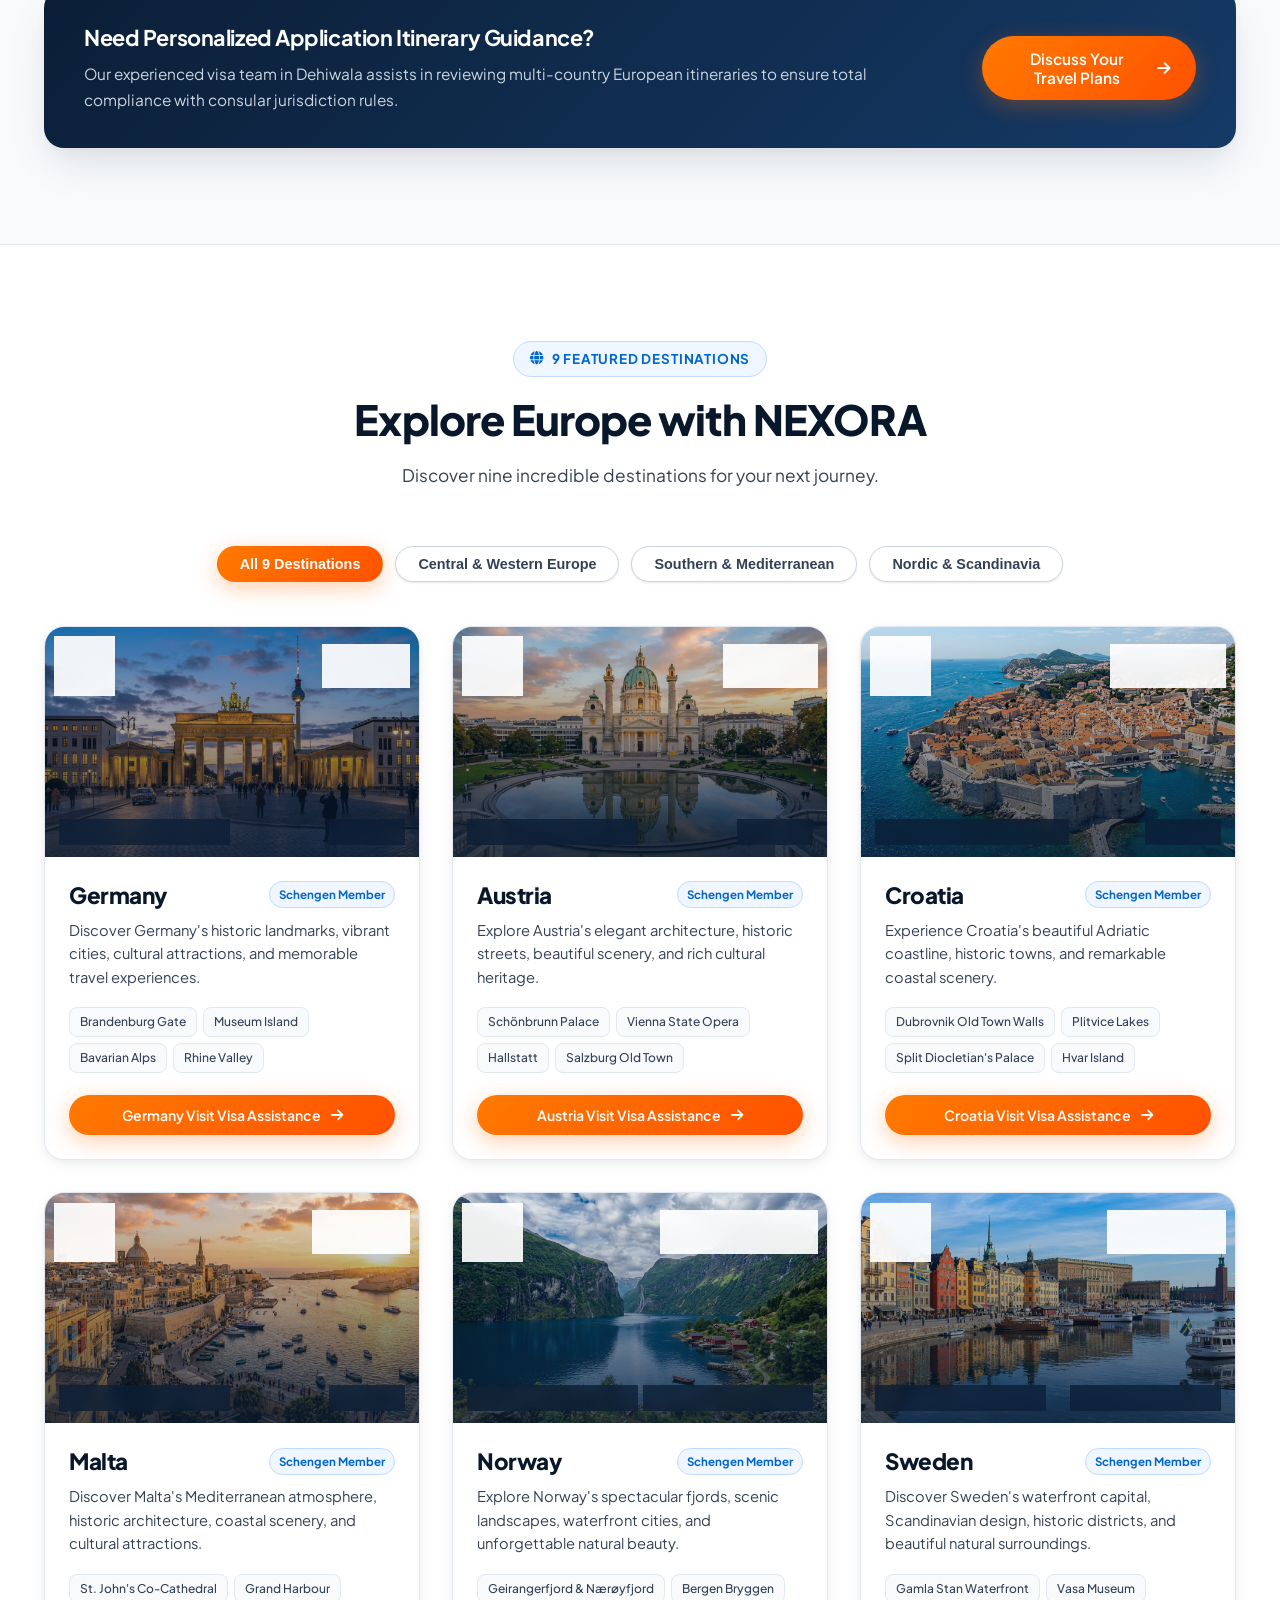
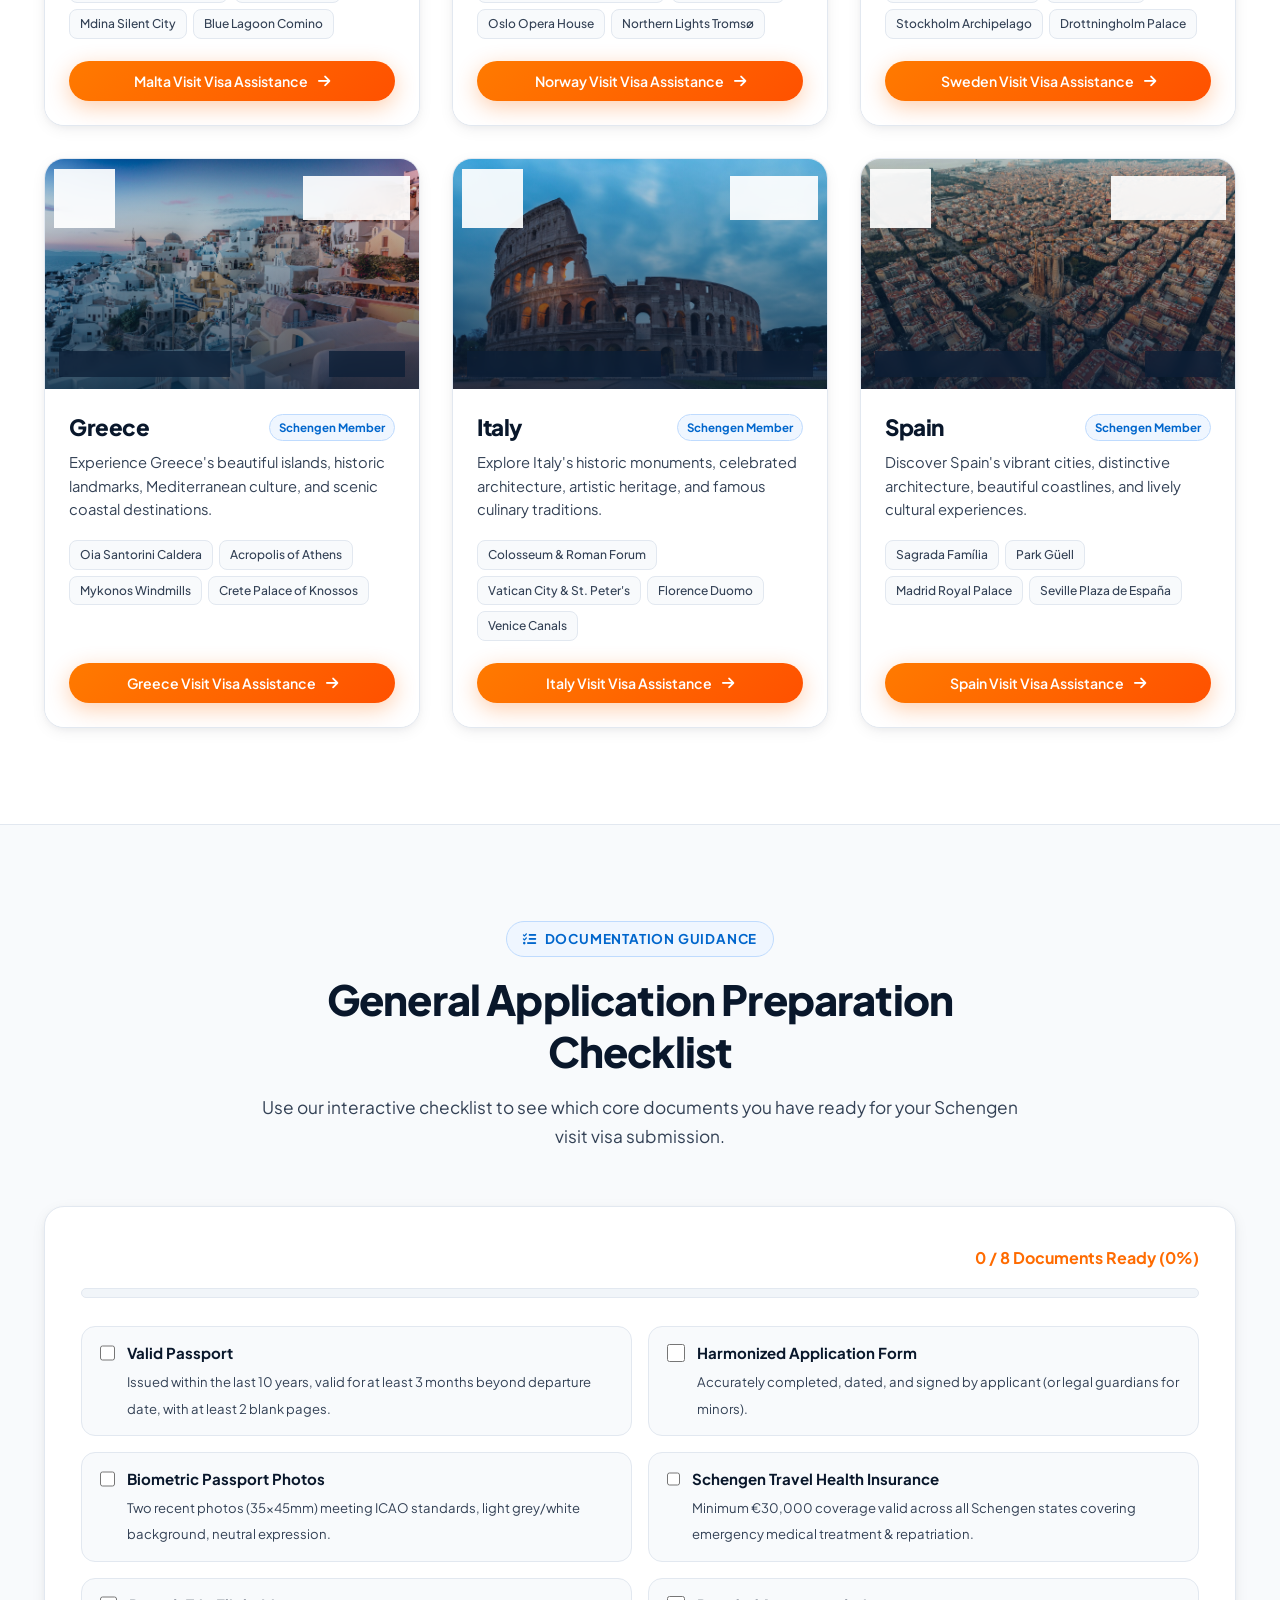
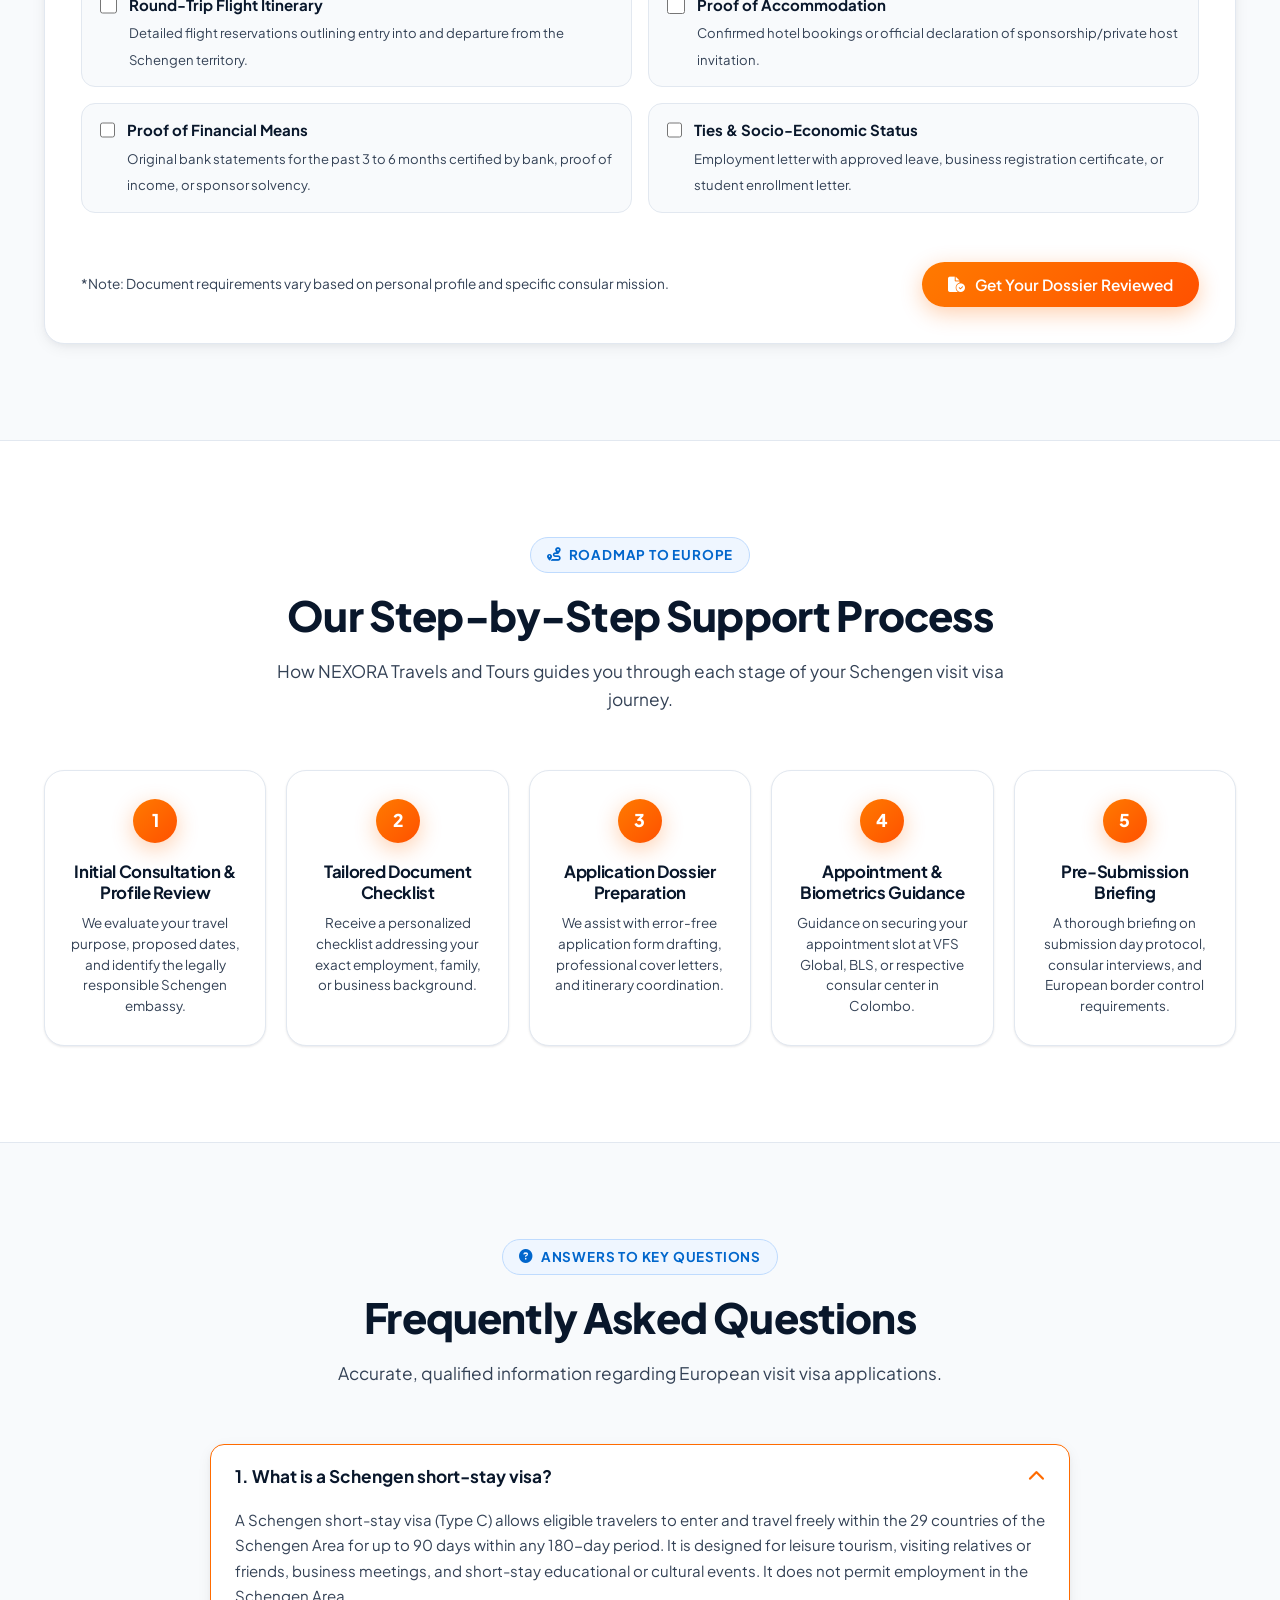
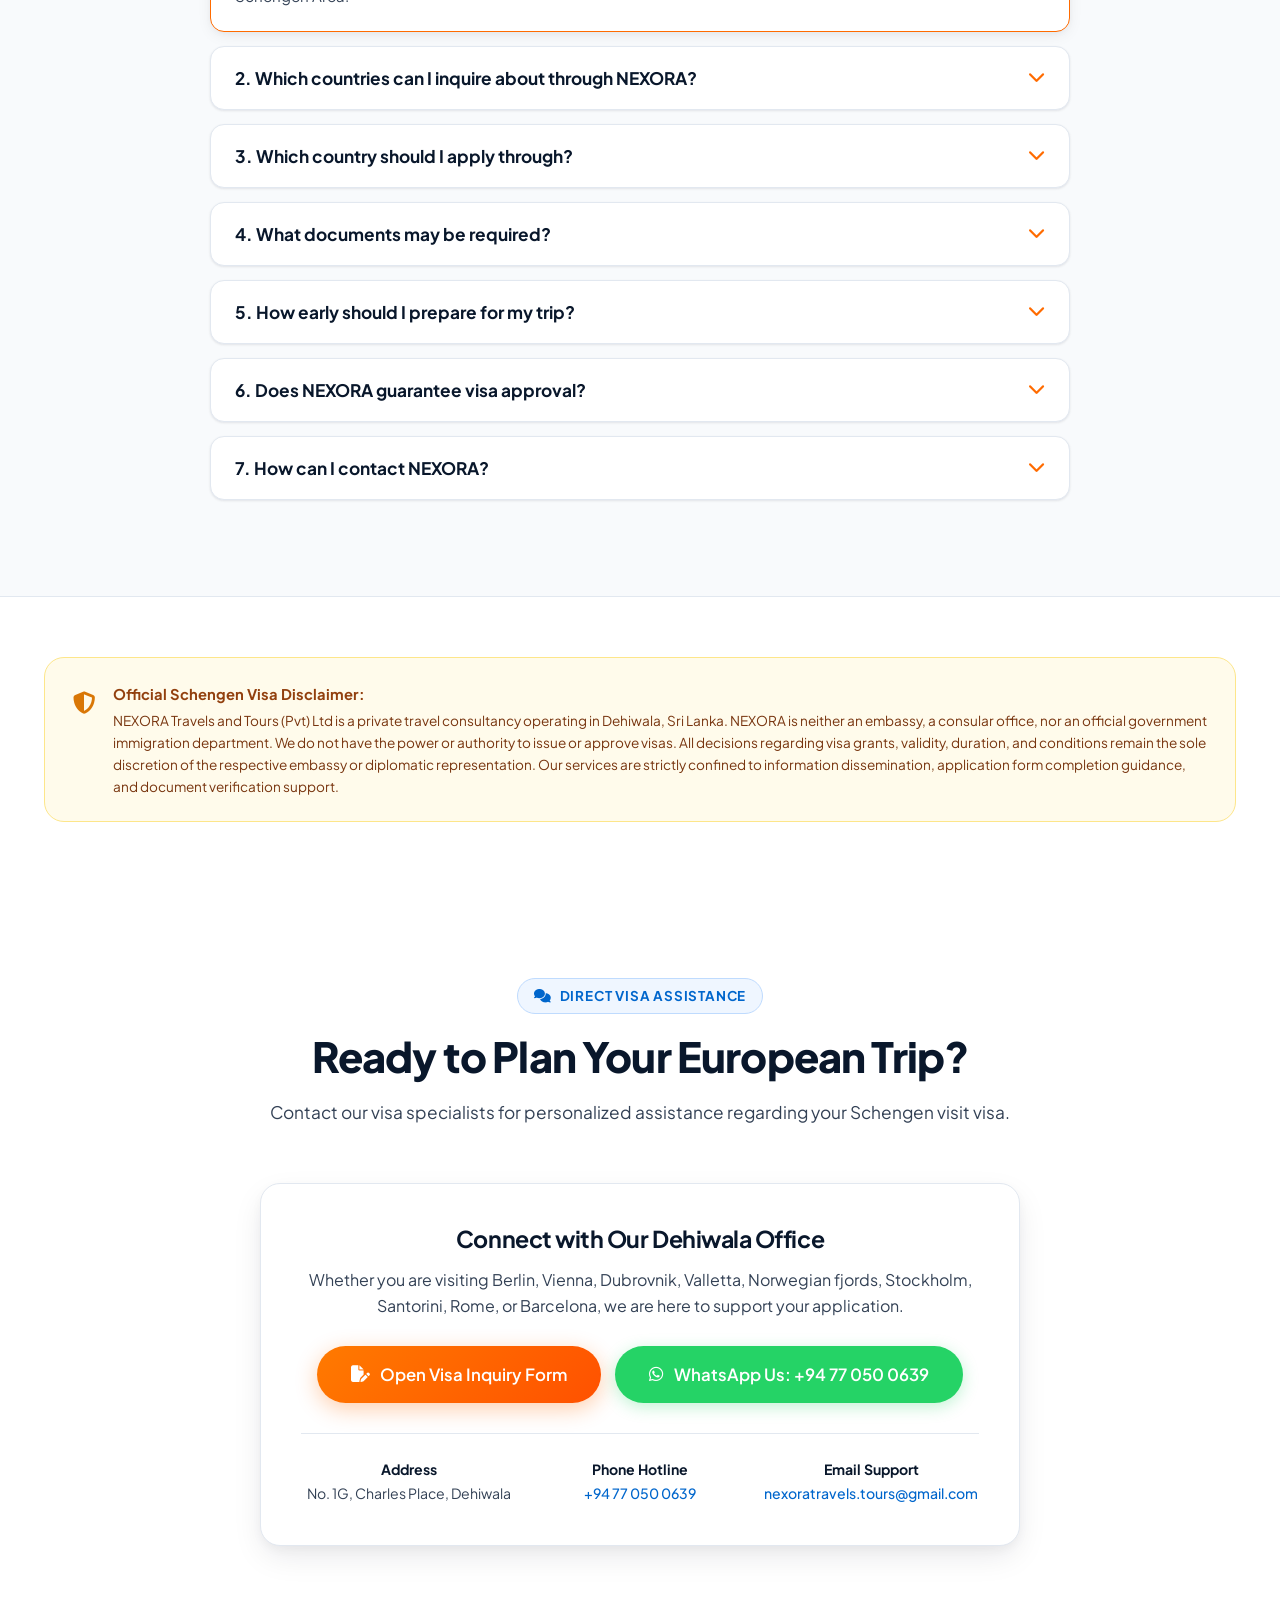
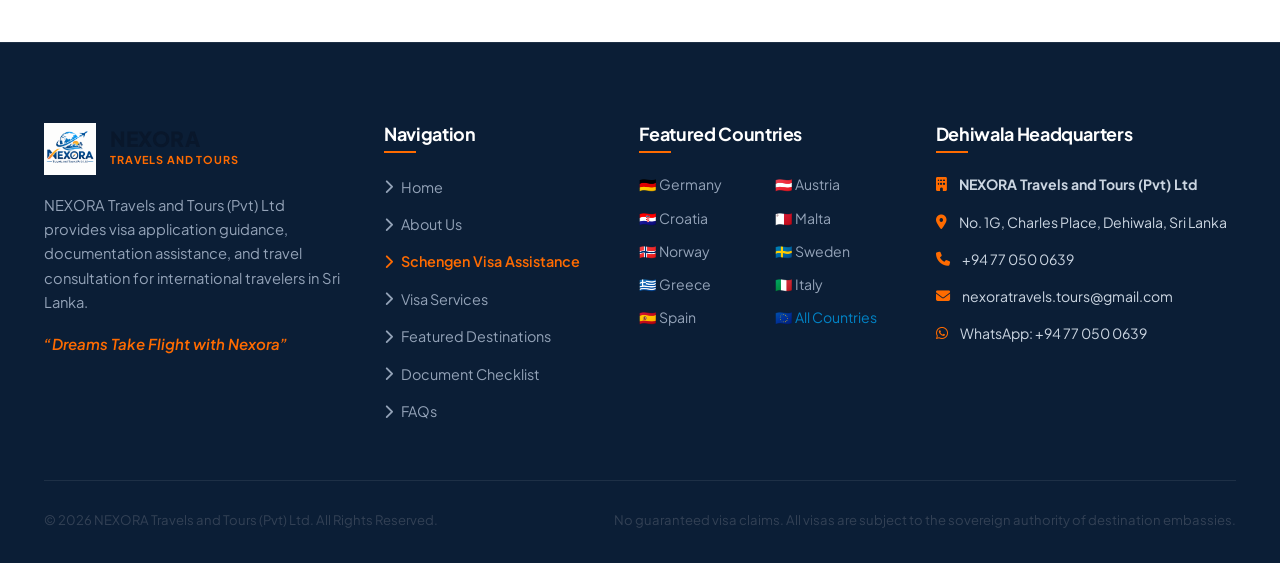
<file: schengen-visit-visa.html>
<!DOCTYPE html>
<html lang="en">
<head>
  <meta charset="UTF-8">
  <meta name="viewport" content="width=device-width, initial-scale=1.0">
  
  <!-- Primary Meta Tags & SEO Optimization -->
  <title>Schengen Visit Visa Assistance | NEXORA Travels and Tours</title>
  <meta name="title" content="Schengen Visit Visa Assistance | NEXORA Travels and Tours">
  <meta name="description" content="Official Schengen visit visa consultation in Sri Lanka. Expert guidance on application preparation, documentation assistance, and appointment booking for Germany, Austria, Croatia, Malta, Norway, Sweden, Greece, Italy, and Spain.">
  <meta name="keywords" content="Schengen visit visa assistance Sri Lanka, Schengen visa guidance Dehiwala, Germany visit visa assistance Sri Lanka, Austria visit visa assistance Sri Lanka, Croatia visit visa assistance Sri Lanka, Malta visit visa assistance Sri Lanka, Norway visit visa assistance Sri Lanka, Sweden visit visa assistance Sri Lanka, Greece visit visa assistance Sri Lanka, Italy visit visa assistance Sri Lanka, Spain visit visa assistance Sri Lanka">
  <meta name="author" content="NEXORA Travels and Tours (Pvt) Ltd">
  <link rel="canonical" href="https://nexoratravels.com/schengen-visit-visa">

  <!-- Open Graph / Facebook -->
  <meta property="og:type" content="article">
  <meta property="og:url" content="https://nexoratravels.com/schengen-visit-visa">
  <meta property="og:title" content="Schengen Visit Visa Assistance | NEXORA Travels and Tours">
  <meta property="og:description" content="Comprehensive Schengen visit visa guidance from NEXORA Travels in Dehiwala, Sri Lanka. Detailed documentation checklists, embassy rules, and support process.">
  <meta property="og:image" content="assets/images/branding/germany-adventure.png">

  <!-- Favicon -->
  <link rel="icon" type="image/png" href="Logo.png">

  <!-- Google Fonts: Plus Jakarta Sans & Inter -->
  <link rel="preconnect" href="https://fonts.googleapis.com">
  <link rel="preconnect" href="https://fonts.gstatic.com" crossorigin>
  <link href="https://fonts.googleapis.com/css2?family=Plus+Jakarta+Sans:wght@400;500;600;700;800&family=Inter:wght@400;500;600;700&display=swap" rel="stylesheet">

  <!-- Font Awesome Icons -->
  <link rel="stylesheet" href="https://cdnjs.cloudflare.com/ajax/libs/font-awesome/6.5.1/css/all.min.css">

  <!-- Core Stylesheet -->
  <link rel="stylesheet" href="assets/css/style.css">

  <!-- Structured Data (JSON-LD) for Service & FAQ -->
  <script type="application/ld+json">
  {
    "@context": "https://schema.org",
    "@type": "Service",
    "name": "Schengen Visit Visa Assistance",
    "provider": {
      "@type": "TravelAgency",
      "name": "NEXORA Travels and Tours (Pvt) Ltd",
      "address": {
        "@type": "PostalAddress",
        "streetAddress": "No. 1G, Charles Place",
        "addressLocality": "Dehiwala",
        "addressCountry": "LK"
      },
      "telephone": "+94770500639",
      "email": "nexoratravels.tours@gmail.com"
    },
    "serviceType": "Visa Consultation & Application Preparation",
    "areaServed": {
      "@type": "Country",
      "name": "Sri Lanka"
    },
    "description": "Professional guidance for travelers preparing their Schengen visit visa applications, documentation verification, and travel planning."
  }
  </script>
</head>
<body>

  <!-- Top Announcement Bar -->
  <div class="top-bar">
    <div class="container top-bar-inner">
      <div class="top-bar-left">
        <span class="top-bar-item"><i class="fa-solid fa-location-dot"></i> No. 1G, Charles Place, Dehiwala, Sri Lanka</span>
        <span class="top-bar-item"><i class="fa-solid fa-clock"></i> Mon - Fri: 9:00 AM - 5:00 PM</span>
      </div>
      <div class="top-bar-right">
        <span class="top-bar-item"><i class="fa-solid fa-envelope"></i> <a href="mailto:nexoratravels.tours@gmail.com">nexoratravels.tours@gmail.com</a></span>
        <span class="top-bar-item"><i class="fa-solid fa-phone"></i> <a href="tel:+94770500639">+94 77 050 0639</a></span>
        <span class="top-bar-tagline">“Dreams Take Flight with Nexora”</span>
      </div>
    </div>
  </div>

  <!-- Header Navigation -->
  <header class="site-header" id="siteHeader">
    <div class="container nav-container">
      <a href="index.html" class="brand-logo-link" title="NEXORA Travels & Tours">
        <img src="Logo.png" alt="NEXORA Travels and Tours Logo" class="brand-logo-img">
        <div class="brand-text-block">
          <span class="brand-name">NEXORA</span>
          <span class="brand-sub">Travels and Tours</span>
        </div>
      </a>

      <!-- Desktop Navigation Menu -->
      <nav aria-label="Main Navigation">
        <ul class="nav-menu">
          <li><a href="index.html" class="nav-link">Home</a></li>
          <li><a href="index.html#about" class="nav-link">About Us</a></li>
          <li><a href="schengen-visit-visa.html" class="nav-link active highlight-schengen">Schengen Visa</a></li>
          <li><a href="index.html#services" class="nav-link">Visa Services</a></li>
          <li><a href="#featured-destinations" class="nav-link">Destinations</a></li>
          <li><a href="#contact-schengen" class="nav-link">Contact Us</a></li>
        </ul>
      </nav>

      <!-- Action Buttons -->
      <div class="nav-actions">
        <a href="https://wa.me/94770500639?text=Hello%20NEXORA%20Travels,%20I%20would%20like%20to%20inquire%20about%20Schengen%20Visit%20Visa%20Assistance" 
           target="_blank" rel="noopener noreferrer" class="btn btn-whatsapp btn-sm" title="Chat on WhatsApp">
          <i class="fa-brands fa-whatsapp"></i>
          <span>WhatsApp Us</span>
        </a>
        <button type="button" class="btn btn-primary btn-sm" onclick="openInquiryModal('General')">
          <span>Inquire Now</span>
        </button>
        <button type="button" class="hamburger-btn" id="hamburgerBtn" aria-label="Toggle navigation menu">
          <i class="fa-solid fa-bars"></i>
        </button>
      </div>
    </div>
  </header>

  <!-- Mobile Drawer -->
  <div class="mobile-drawer" id="mobileDrawer">
    <div class="drawer-header">
      <div class="brand-text-block">
        <span class="brand-name">NEXORA</span>
        <span class="brand-sub">Travels & Tours</span>
      </div>
      <button type="button" class="close-drawer-btn" id="closeDrawerBtn" aria-label="Close menu">
        <i class="fa-solid fa-xmark"></i>
      </button>
    </div>
    <ul class="mobile-nav-list">
      <li><a href="index.html" class="mobile-nav-link"><span>Home</span> <i class="fa-solid fa-chevron-right"></i></a></li>
      <li><a href="index.html#about" class="mobile-nav-link"><span>About Us</span> <i class="fa-solid fa-chevron-right"></i></a></li>
      <li><a href="schengen-visit-visa.html" class="mobile-nav-link active" style="color: var(--orange-brand);"><span>Schengen Visa Assistance</span> <i class="fa-solid fa-chevron-right"></i></a></li>
      <li><a href="index.html#services" class="mobile-nav-link"><span>Visa Services</span> <i class="fa-solid fa-chevron-right"></i></a></li>
      <li><a href="#featured-destinations" class="mobile-nav-link"><span>Featured Destinations</span> <i class="fa-solid fa-chevron-right"></i></a></li>
      <li><a href="#checklist-section" class="mobile-nav-link"><span>Document Checklist</span> <i class="fa-solid fa-chevron-right"></i></a></li>
      <li><a href="#faq" class="mobile-nav-link"><span>FAQs</span> <i class="fa-solid fa-chevron-right"></i></a></li>
      <li><a href="#contact-schengen" class="mobile-nav-link"><span>Contact Dehiwala Office</span> <i class="fa-solid fa-chevron-right"></i></a></li>
    </ul>
    <div class="drawer-footer">
      <a href="tel:+94770500639" class="btn btn-secondary btn-block">
        <i class="fa-solid fa-phone"></i> +94 77 050 0639
      </a>
      <a href="https://wa.me/94770500639" target="_blank" rel="noopener noreferrer" class="btn btn-whatsapp btn-block">
        <i class="fa-brands fa-whatsapp"></i> Chat on WhatsApp
      </a>
    </div>
  </div>

  <main>
    <!-- Premium Dedicated Hero Section -->
    <section class="section section-dark" style="padding-top: 60px; padding-bottom: 80px; background: var(--grad-hero-light);">
      <div class="container" style="text-align: center; max-width: 900px;">
        <div class="hero-badge-pill">
          <i class="fa-solid fa-certificate"></i>
          <span>PROFESSIONAL VISA APPLICATION GUIDANCE</span>
        </div>

        <h1 class="hero-title" style="margin-bottom: 16px;">
          Schengen Visit Visa Assistance<br>
          <span class="text-gradient-orange">NEXORA Travels and Tours</span>
        </h1>

        <p class="hero-description" style="margin: 0 auto 30px; font-size: 1.15rem; max-width: 720px;">
          Planning a trip to Europe? NEXORA Travels and Tours (Pvt) Ltd provides professional guidance for travelers preparing their Schengen visit visa applications, including documentation assistance and application preparation support. Explore our featured destinations and contact our team to discuss your travel plans and application requirements.
        </p>

        <div style="display: flex; gap: 16px; justify-content: center; flex-wrap: wrap;">
          <button type="button" class="btn btn-primary btn-lg" onclick="openInquiryModal('General')">
            <i class="fa-solid fa-file-signature"></i>
            <span>Talk to Our Visa Team</span>
          </button>
          <a href="#featured-destinations" class="btn btn-secondary btn-lg">
            <i class="fa-solid fa-compass"></i>
            <span>Explore Schengen Destinations</span>
          </a>
        </div>
      </div>
    </section>

    <!-- Schengen Introduction & Framework Section -->
    <section class="section section-deep">
      <div class="container">
        <div class="section-header">
          <div class="section-pill"><i class="fa-solid fa-landmark"></i> Schengen Regulatory Framework</div>
          <h2 class="section-title">Understanding Your Schengen Visit Visa</h2>
          <p class="section-subtitle">A clear, objective breakdown of European consular rules to prepare your application accurately.</p>
        </div>

        <div class="schengen-info-grid">
          <div class="info-card">
            <div class="info-card-icon"><i class="fa-solid fa-passport"></i></div>
            <h3 class="info-card-title">What is a Schengen Short-Stay Visa?</h3>
            <p class="info-card-text">
              The short-stay Uniform Schengen Visa (Type C) allows qualifying travelers to travel throughout the 29 member nations of the European Schengen Area for tourism, visiting relatives or friends, or attending business events for up to <strong>90 days within any 180-day period</strong>.
            </p>
            <div class="info-card-rule">
              <strong>90/180 Day Rule:</strong> Calculated on a rolling 180-day window across the entire Schengen Zone.
            </div>
          </div>

          <div class="info-card">
            <div class="info-card-icon orange"><i class="fa-solid fa-scale-balanced"></i></div>
            <h3 class="info-card-title">Which Embassy Should You Apply Through?</h3>
            <p class="info-card-text">
              Applicants cannot choose an embassy out of personal preference or queue availability. Schengen rules mandate that your application must be lodged with the Member State that constitutes the <strong>main destination</strong> in terms of length or main purpose of your stay.
            </p>
            <div class="info-card-rule">
              <strong>Equal Duration Rule:</strong> If visiting multiple countries for identical durations, you must apply to the country of first physical entry.
            </div>
          </div>

          <div class="info-card">
            <div class="info-card-icon"><i class="fa-solid fa-clock-rotate-left"></i></div>
            <h3 class="info-card-title">Individualized Assessment & Processing</h3>
            <p class="info-card-text">
              Visa processing times and documentation requirements can differ substantially based on applicant circumstances, nationality, employment status, and the diplomatic mission in Sri Lanka. Early preparation is essential.
            </p>
            <div class="info-card-rule">
              <strong>Official Sources:</strong> Always verify requirements with the official consular authority or accredited visa center.
            </div>
          </div>
        </div>

        <div class="rule-highlight-box">
          <div class="rule-box-content">
            <h3>Need Personalized Application Itinerary Guidance?</h3>
            <p>Our experienced visa team in Dehiwala assists in reviewing multi-country European itineraries to ensure total compliance with consular jurisdiction rules.</p>
          </div>
          <button type="button" class="btn btn-primary" onclick="openInquiryModal('General')">
            <span>Discuss Your Travel Plans</span>
            <i class="fa-solid fa-arrow-right"></i>
          </button>
        </div>
      </div>
    </section>

    <!-- Nine Featured Schengen Destinations -->
    <section class="section section-dark" id="featured-destinations">
      <div class="container">
        <div class="section-header">
          <div class="section-pill"><i class="fa-solid fa-globe"></i> 9 Featured Destinations</div>
          <h2 class="section-title">Explore Europe with NEXORA</h2>
          <p class="section-subtitle">Discover nine incredible destinations for your next journey.</p>
        </div>

        <!-- Filter Buttons -->
        <div class="destinations-filter-wrapper">
          <button type="button" class="filter-btn active" data-filter="all">All 9 Destinations</button>
          <button type="button" class="filter-btn" data-filter="western">Central & Western Europe</button>
          <button type="button" class="filter-btn" data-filter="southern">Southern & Mediterranean</button>
          <button type="button" class="filter-btn" data-filter="nordic">Nordic & Scandinavia</button>
        </div>

        <div class="destinations-grid" id="destinationsGrid">
          <!-- Destination Cards (Dynamically populated by destinations-data.js & main.js) -->
        </div>
      </div>
    </section>

    <!-- Interactive Documentation Checklist Assistant -->
    <section class="section section-deep" id="checklist-section">
      <div class="container">
        <div class="section-header">
          <div class="section-pill"><i class="fa-solid fa-list-check"></i> Documentation Guidance</div>
          <h2 class="section-title">General Application Preparation Checklist</h2>
          <p class="section-subtitle">Use our interactive checklist to see which core documents you have ready for your Schengen visit visa submission.</p>
        </div>

        <div class="checklist-container">
          <div style="display: flex; justify-content: space-between; align-items: center; flex-wrap: wrap; gap: 10px;">
            <strong style="font-size: 1.1rem; color: var(--white-pure);">Document Preparation Status</strong>
            <span id="checklistCompletedCount" style="color: var(--orange-brand); font-weight: 700;">0 / 8 Documents Ready (0%)</span>
          </div>

          <div class="checklist-progress-bar-bg">
            <div class="checklist-progress-bar-fill" id="checklistProgressBar"></div>
          </div>

          <div class="checklist-items-grid">
            <label class="checklist-item">
              <input type="checkbox" class="checklist-checkbox">
              <div>
                <span class="checklist-label-title">Valid Passport</span>
                <span class="checklist-label-sub">Issued within the last 10 years, valid for at least 3 months beyond departure date, with at least 2 blank pages.</span>
              </div>
            </label>

            <label class="checklist-item">
              <input type="checkbox" class="checklist-checkbox">
              <div>
                <span class="checklist-label-title">Harmonized Application Form</span>
                <span class="checklist-label-sub">Accurately completed, dated, and signed by applicant (or legal guardians for minors).</span>
              </div>
            </label>

            <label class="checklist-item">
              <input type="checkbox" class="checklist-checkbox">
              <div>
                <span class="checklist-label-title">Biometric Passport Photos</span>
                <span class="checklist-label-sub">Two recent photos (35x45mm) meeting ICAO standards, light grey/white background, neutral expression.</span>
              </div>
            </label>

            <label class="checklist-item">
              <input type="checkbox" class="checklist-checkbox">
              <div>
                <span class="checklist-label-title">Schengen Travel Health Insurance</span>
                <span class="checklist-label-sub">Minimum €30,000 coverage valid across all Schengen states covering emergency medical treatment & repatriation.</span>
              </div>
            </label>

            <label class="checklist-item">
              <input type="checkbox" class="checklist-checkbox">
              <div>
                <span class="checklist-label-title">Round-Trip Flight Itinerary</span>
                <span class="checklist-label-sub">Detailed flight reservations outlining entry into and departure from the Schengen territory.</span>
              </div>
            </label>

            <label class="checklist-item">
              <input type="checkbox" class="checklist-checkbox">
              <div>
                <span class="checklist-label-title">Proof of Accommodation</span>
                <span class="checklist-label-sub">Confirmed hotel bookings or official declaration of sponsorship/private host invitation.</span>
              </div>
            </label>

            <label class="checklist-item">
              <input type="checkbox" class="checklist-checkbox">
              <div>
                <span class="checklist-label-title">Proof of Financial Means</span>
                <span class="checklist-label-sub">Original bank statements for the past 3 to 6 months certified by bank, proof of income, or sponsor solvency.</span>
              </div>
            </label>

            <label class="checklist-item">
              <input type="checkbox" class="checklist-checkbox">
              <div>
                <span class="checklist-label-title">Ties & Socio-Economic Status</span>
                <span class="checklist-label-sub">Employment letter with approved leave, business registration certificate, or student enrollment letter.</span>
              </div>
            </label>
          </div>

          <div style="margin-top: 28px; padding-top: 20px; border-top: 1px solid rgba(255, 255, 255, 0.08); display: flex; align-items: center; justify-content: space-between; flex-wrap: wrap; gap: 16px;">
            <span style="font-size: 0.85rem; color: var(--text-secondary);">
              *Note: Document requirements vary based on personal profile and specific consular mission.
            </span>
            <button type="button" class="btn btn-primary" onclick="openInquiryModal('General')">
              <i class="fa-solid fa-file-circle-check"></i>
              <span>Get Your Dossier Reviewed</span>
            </button>
          </div>
        </div>
      </div>
    </section>

    <!-- Step-by-Step Support Process -->
    <section class="section section-dark">
      <div class="container">
        <div class="section-header">
          <div class="section-pill"><i class="fa-solid fa-route"></i> Roadmap to Europe</div>
          <h2 class="section-title">Our Step-by-Step Support Process</h2>
          <p class="section-subtitle">How NEXORA Travels and Tours guides you through each stage of your Schengen visit visa journey.</p>
        </div>

        <div class="process-timeline">
          <div class="process-step">
            <div class="step-number">1</div>
            <h4 class="step-title">Initial Consultation & Profile Review</h4>
            <p class="step-desc">We evaluate your travel purpose, proposed dates, and identify the legally responsible Schengen embassy.</p>
          </div>

          <div class="process-step">
            <div class="step-number">2</div>
            <h4 class="step-title">Tailored Document Checklist</h4>
            <p class="step-desc">Receive a personalized checklist addressing your exact employment, family, or business background.</p>
          </div>

          <div class="process-step">
            <div class="step-number">3</div>
            <h4 class="step-title">Application Dossier Preparation</h4>
            <p class="step-desc">We assist with error-free application form drafting, professional cover letters, and itinerary coordination.</p>
          </div>

          <div class="process-step">
            <div class="step-number">4</div>
            <h4 class="step-title">Appointment & Biometrics Guidance</h4>
            <p class="step-desc">Guidance on securing your appointment slot at VFS Global, BLS, or respective consular center in Colombo.</p>
          </div>

          <div class="process-step">
            <div class="step-number">5</div>
            <h4 class="step-title">Pre-Submission Briefing</h4>
            <p class="step-desc">A thorough briefing on submission day protocol, consular interviews, and European border control requirements.</p>
          </div>
        </div>
      </div>
    </section>

    <!-- Mandatory Official 7 FAQs Section -->
    <section class="section section-deep" id="faq">
      <div class="container">
        <div class="section-header">
          <div class="section-pill"><i class="fa-solid fa-circle-question"></i> Answers to Key Questions</div>
          <h2 class="section-title">Frequently Asked Questions</h2>
          <p class="section-subtitle">Accurate, qualified information regarding European visit visa applications.</p>
        </div>

        <div class="faq-list">
          <div class="faq-item active">
            <button type="button" class="faq-question">
              <span>1. What is a Schengen short-stay visa?</span>
              <i class="fa-solid fa-chevron-down"></i>
            </button>
            <div class="faq-answer">
              <p>A Schengen short-stay visa (Type C) allows eligible travelers to enter and travel freely within the 29 countries of the Schengen Area for up to 90 days within any 180-day period. It is designed for leisure tourism, visiting relatives or friends, business meetings, and short-stay educational or cultural events. It does not permit employment in the Schengen Area.</p>
            </div>
          </div>

          <div class="faq-item">
            <button type="button" class="faq-question">
              <span>2. Which countries can I inquire about through NEXORA?</span>
              <i class="fa-solid fa-chevron-down"></i>
            </button>
            <div class="faq-answer">
              <p>NEXORA Travels and Tours provides dedicated application preparation and documentation guidance for nine featured European nations: Germany, Austria, Croatia, Malta, Norway, Sweden, Greece, Italy, and Spain. We also assist travelers planning multi-country itineraries across the wider Schengen territory.</p>
            </div>
          </div>

          <div class="faq-item">
            <button type="button" class="faq-question">
              <span>3. Which country should I apply through?</span>
              <i class="fa-solid fa-chevron-down"></i>
            </button>
            <div class="faq-answer">
              <p>Under Article 5 of the Schengen Visa Code:
              <br>• If your visit involves only one country, you must apply to that country’s consular mission.
              <br>• If visiting multiple countries, you must apply to the country that constitutes your <em>main destination</em> in terms of the length or purpose of stay.
              <br>• If no main destination can be determined (e.g. equal duration in multiple states), you must apply through the country whose external border you will cross first. You cannot choose an embassy based on convenience or perceived ease.</p>
            </div>
          </div>

          <div class="faq-item">
            <button type="button" class="faq-question">
              <span>4. What documents may be required?</span>
              <i class="fa-solid fa-chevron-down"></i>
            </button>
            <div class="faq-answer">
              <p>Standard requirements include a current passport valid for at least 3 months after departure, two biometric photos, a duly completed Schengen application form, travel medical insurance with €30,000 coverage, round-trip flight itineraries, confirmed accommodation, bank statements proving financial solvency, and proof of employment, business ownership, or studies in Sri Lanka. Documentation criteria vary by consular mission, and customers are guided to the official consular source for their specific submission.</p>
            </div>
          </div>

          <div class="faq-item">
            <button type="button" class="faq-question">
              <span>5. How early should I prepare for my trip?</span>
              <i class="fa-solid fa-chevron-down"></i>
            </button>
            <div class="faq-answer">
              <p>You can apply up to 6 months before your intended departure date (up to 9 months for seafarers), and no later than 15 calendar days before travel. Because appointment availability at visa application centres in Colombo can fluctuate during peak travel seasons, NEXORA recommends beginning your dossier preparation at least 8 to 12 weeks prior to your targeted departure date.</p>
            </div>
          </div>

          <div class="faq-item">
            <button type="button" class="faq-question">
              <span>6. Does NEXORA guarantee visa approval?</span>
              <i class="fa-solid fa-chevron-down"></i>
            </button>
            <div class="faq-answer">
              <p><strong>No. Visa approval can never be guaranteed by any agency or individual.</strong> The authority to grant, refuse, or issue a visa is the exclusive, sovereign decision of the respective embassy, consulate, or immigration authority of the destination country. NEXORA Travels and Tours provides expert guidance, document verification, and administrative preparation to ensure your dossier is complete and compliant.</p>
            </div>
          </div>

          <div class="faq-item">
            <button type="button" class="faq-question">
              <span>7. How can I contact NEXORA?</span>
              <i class="fa-solid fa-chevron-down"></i>
            </button>
            <div class="faq-answer">
              <p>You can reach NEXORA Travels and Tours (Pvt) Ltd by:
              <br>• Visiting our office: No. 1G, Charles Place, Dehiwala, Sri Lanka
              <br>• Calling our hotline: +94 77 050 0639
              <br>• Chatting on WhatsApp: +94 77 050 0639
              <br>• Sending an email: nexoratravels.tours@gmail.com
              <br>Our team is available Monday through Friday from 9:00 AM to 5:00 PM.</p>
            </div>
          </div>
        </div>
      </div>
    </section>

    <!-- Official Visa Disclaimer Section -->
    <section class="container" style="padding: 20px 24px;">
      <div class="disclaimer-banner">
        <div class="disclaimer-icon"><i class="fa-solid fa-shield-halved"></i></div>
        <div class="disclaimer-text">
          <strong>Official Schengen Visa Disclaimer:</strong>
          <p>
            NEXORA Travels and Tours (Pvt) Ltd is a private travel consultancy operating in Dehiwala, Sri Lanka. NEXORA is neither an embassy, a consular office, nor an official government immigration department. We do not have the power or authority to issue or approve visas. All decisions regarding visa grants, validity, duration, and conditions remain the sole discretion of the respective embassy or diplomatic representation. Our services are strictly confined to information dissemination, application form completion guidance, and document verification support.
          </p>
        </div>
      </div>
    </section>

    <!-- Contact & Direct Consultation Section -->
    <section class="section section-dark" id="contact-schengen">
      <div class="container">
        <div class="section-header">
          <div class="section-pill"><i class="fa-solid fa-comments"></i> Direct Visa Assistance</div>
          <h2 class="section-title">Ready to Plan Your European Trip?</h2>
          <p class="section-subtitle">Contact our visa specialists for personalized assistance regarding your Schengen visit visa.</p>
        </div>

        <div style="max-width: 760px; margin: 0 auto; background: var(--bg-card); border: 1px solid var(--border-subtle); border-radius: var(--border-radius-lg); padding: 40px; box-shadow: var(--shadow-lg); text-align: center;">
          <h3 style="font-size: 1.45rem; margin-bottom: 14px; color: var(--text-heading);">Connect with Our Dehiwala Office</h3>
          <p style="color: var(--text-body); margin-bottom: 26px;">
            Whether you are visiting Berlin, Vienna, Dubrovnik, Valletta, Norwegian fjords, Stockholm, Santorini, Rome, or Barcelona, we are here to support your application.
          </p>

          <div style="display: flex; gap: 14px; justify-content: center; flex-wrap: wrap; margin-bottom: 30px;">
            <button type="button" class="btn btn-primary btn-lg" onclick="openInquiryModal('General')">
              <i class="fa-solid fa-file-pen"></i>
              <span>Open Visa Inquiry Form</span>
            </button>
            <a href="https://wa.me/94770500639?text=Hello%20NEXORA%20Travels,%20I%20would%20like%20to%20discuss%20my%20Schengen%20visit%20visa%20requirements" 
               target="_blank" rel="noopener noreferrer" class="btn btn-whatsapp btn-lg">
              <i class="fa-brands fa-whatsapp"></i>
              <span>WhatsApp Us: +94 77 050 0639</span>
            </a>
          </div>

          <div style="display: grid; grid-template-columns: repeat(3, 1fr); gap: 16px; padding-top: 24px; border-top: 1px solid var(--border-subtle); font-size: 0.88rem;">
            <div>
              <strong style="color: var(--text-heading); display: block;">Address</strong>
              <span style="color: var(--text-body);">No. 1G, Charles Place, Dehiwala</span>
            </div>
            <div>
              <strong style="color: var(--text-heading); display: block;">Phone Hotline</strong>
              <a href="tel:+94770500639" style="color: var(--blue-primary); font-weight: 500;">+94 77 050 0639</a>
            </div>
            <div>
              <strong style="color: var(--text-heading); display: block;">Email Support</strong>
              <a href="mailto:nexoratravels.tours@gmail.com" style="color: var(--blue-primary); font-weight: 500;">nexoratravels.tours@gmail.com</a>
            </div>
          </div>
        </div>
      </div>
    </section>
  </main>

  <!-- Website Footer -->
  <footer class="site-footer">
    <div class="container">
      <div class="footer-top-grid">
        <div class="footer-brand-col">
          <a href="index.html" class="brand-logo-link" style="margin-bottom: 12px;">
            <img src="Logo.png" alt="NEXORA Travels and Tours" class="brand-logo-img">
            <div class="brand-text-block">
              <span class="brand-name">NEXORA</span>
              <span class="brand-sub">Travels and Tours</span>
            </div>
          </a>
          <p class="footer-brand-desc">
            NEXORA Travels and Tours (Pvt) Ltd provides visa application guidance, documentation assistance, and travel consultation for international travelers in Sri Lanka.
          </p>
          <p class="footer-tagline-quote">“Dreams Take Flight with Nexora”</p>
        </div>

        <div>
          <h4 class="footer-col-title">Navigation</h4>
          <ul class="footer-links-list">
            <li><a href="index.html"><i class="fa-solid fa-chevron-right"></i> Home</a></li>
            <li><a href="index.html#about"><i class="fa-solid fa-chevron-right"></i> About Us</a></li>
            <li><a href="schengen-visit-visa.html" style="color: var(--orange-brand); font-weight: 600;"><i class="fa-solid fa-chevron-right"></i> Schengen Visa Assistance</a></li>
            <li><a href="index.html#services"><i class="fa-solid fa-chevron-right"></i> Visa Services</a></li>
            <li><a href="#featured-destinations"><i class="fa-solid fa-chevron-right"></i> Featured Destinations</a></li>
            <li><a href="#checklist-section"><i class="fa-solid fa-chevron-right"></i> Document Checklist</a></li>
            <li><a href="#faq"><i class="fa-solid fa-chevron-right"></i> FAQs</a></li>
          </ul>
        </div>

        <div>
          <h4 class="footer-col-title">Featured Countries</h4>
          <ul class="footer-destinations-2col">
            <li><a href="#featured-destinations" onclick="openInquiryModal('Germany')">🇩🇪 Germany</a></li>
            <li><a href="#featured-destinations" onclick="openInquiryModal('Austria')">🇦🇹 Austria</a></li>
            <li><a href="#featured-destinations" onclick="openInquiryModal('Croatia')">🇭🇷 Croatia</a></li>
            <li><a href="#featured-destinations" onclick="openInquiryModal('Malta')">🇲🇹 Malta</a></li>
            <li><a href="#featured-destinations" onclick="openInquiryModal('Norway')">🇳🇴 Norway</a></li>
            <li><a href="#featured-destinations" onclick="openInquiryModal('Sweden')">🇸🇪 Sweden</a></li>
            <li><a href="#featured-destinations" onclick="openInquiryModal('Greece')">🇬🇷 Greece</a></li>
            <li><a href="#featured-destinations" onclick="openInquiryModal('Italy')">🇮🇹 Italy</a></li>
            <li><a href="#featured-destinations" onclick="openInquiryModal('Spain')">🇪🇸 Spain</a></li>
            <li><a href="schengen-visit-visa.html" style="color: var(--blue-electric);">🇪🇺 All Countries</a></li>
          </ul>
        </div>

        <div>
          <h4 class="footer-col-title">Dehiwala Headquarters</h4>
          <div class="footer-contact-items">
            <div class="footer-contact-item">
              <i class="fa-solid fa-building"></i>
              <span><strong>NEXORA Travels and Tours (Pvt) Ltd</strong></span>
            </div>
            <div class="footer-contact-item">
              <i class="fa-solid fa-location-dot"></i>
              <span>No. 1G, Charles Place, Dehiwala, Sri Lanka</span>
            </div>
            <div class="footer-contact-item">
              <i class="fa-solid fa-phone"></i>
              <a href="tel:+94770500639">+94 77 050 0639</a>
            </div>
            <div class="footer-contact-item">
              <i class="fa-solid fa-envelope"></i>
              <a href="mailto:nexoratravels.tours@gmail.com">nexoratravels.tours@gmail.com</a>
            </div>
            <div class="footer-contact-item">
              <i class="fa-brands fa-whatsapp"></i>
              <a href="https://wa.me/94770500639" target="_blank" rel="noopener noreferrer">WhatsApp: +94 77 050 0639</a>
            </div>
          </div>
        </div>
      </div>

      <div class="footer-bottom">
        <p>&copy; 2026 NEXORA Travels and Tours (Pvt) Ltd. All Rights Reserved.</p>
        <p>No guaranteed visa claims. All visas are subject to the sovereign authority of destination embassies.</p>
      </div>
    </div>
  </footer>

  <!-- Country-Specific Visa Inquiry Modal -->
  <div class="modal-backdrop" id="inquiryModal" role="dialog" aria-modal="true" aria-labelledby="dynamicModalTitle">
    <div class="modal-box">
      <button type="button" class="modal-close-btn" id="closeInquiryModalBtn" aria-label="Close dialog">
        <i class="fa-solid fa-xmark"></i>
      </button>

      <div id="inquiryFormContainer">
        <div class="modal-header">
          <h2 class="modal-title" id="dynamicModalTitle">Schengen Visit Visa Consultation</h2>
          <p class="modal-subtitle" id="dynamicModalSubtitle">Fill in your travel details below. Our visa team will review your requirements.</p>
        </div>

        <form id="visaInquiryForm" novalidate>
          <div class="form-row">
            <div class="form-group">
              <label for="inquiryFullName" class="form-label">Full Name <span class="required">*</span></label>
              <input type="text" id="inquiryFullName" class="form-control" placeholder="e.g. Ruwan Perera" required>
              <div class="form-error-msg" id="inquiryFullNameError"></div>
            </div>

            <div class="form-group">
              <label for="inquiryEmail" class="form-label">Email Address <span class="required">*</span></label>
              <input type="email" id="inquiryEmail" class="form-control" placeholder="ruwan@example.com" required>
              <div class="form-error-msg" id="inquiryEmailError"></div>
            </div>
          </div>

          <div class="form-row">
            <div class="form-group">
              <label for="inquiryPhone" class="form-label">Contact Number (Phone/WhatsApp) <span class="required">*</span></label>
              <input type="tel" id="inquiryPhone" class="form-control" placeholder="+94 77 123 4567" required>
              <div class="form-error-msg" id="inquiryPhoneError"></div>
            </div>

            <div class="form-group">
              <label for="inquiryDestination" class="form-label">Destination Country <span class="required">*</span></label>
              <select id="inquiryDestination" class="form-control" required>
                <option value="">-- Select Schengen Destination --</option>
                <option value="Germany">Germany 🇩🇪</option>
                <option value="Austria">Austria 🇦🇹</option>
                <option value="Croatia">Croatia 🇭🇷</option>
                <option value="Malta">Malta 🇲🇹</option>
                <option value="Norway">Norway 🇳🇴</option>
                <option value="Sweden">Sweden 🇸🇪</option>
                <option value="Greece">Greece 🇬🇷</option>
                <option value="Italy">Italy 🇮🇹</option>
                <option value="Spain">Spain 🇪🇸</option>
                <option value="Other Schengen Destination">Other Schengen Destination 🇪🇺</option>
              </select>
              <div class="form-error-msg" id="inquiryDestinationError"></div>
            </div>
          </div>

          <div class="form-row">
            <div class="form-group">
              <label for="inquiryPurpose" class="form-label">Purpose of Visit <span class="required">*</span></label>
              <select id="inquiryPurpose" class="form-control" required>
                <option value="">-- Select Purpose of Visit --</option>
                <option value="Tourism">Tourism</option>
                <option value="Visiting Family or Friends">Visiting Family or Friends</option>
                <option value="Eligible Business Visit">Eligible Business Visit</option>
                <option value="Other Short-Stay Purpose">Other Short-Stay Purpose</option>
              </select>
              <div class="form-error-msg" id="inquiryPurposeError"></div>
            </div>

            <div class="form-group">
              <label for="inquiryDate" class="form-label">Approximate Travel Date</label>
              <input type="date" id="inquiryDate" class="form-control">
            </div>
          </div>

          <div class="form-group">
            <label for="inquiryTravelers" class="form-label">Number of Travelers</label>
            <select id="inquiryTravelers" class="form-control">
              <option value="1 Adult">1 Adult</option>
              <option value="2 Adults">2 Adults</option>
              <option value="Family (3-5 persons)">Family (3-5 persons)</option>
              <option value="Group (6+ persons)">Group (6+ persons)</option>
            </select>
          </div>

          <div class="form-group">
            <label for="inquiryMessage" class="form-label">Additional Message / Inquiries</label>
            <textarea id="inquiryMessage" class="form-control" rows="3" placeholder="Tell us about your itinerary, duration of stay, or any specific documentation questions..."></textarea>
          </div>

          <p class="form-notice-text">
            <i class="fa-solid fa-lock"></i> We do not collect passport numbers or sensitive financial data in this initial inquiry form. Your details are strictly confidential.
          </p>

          <div style="display: flex; gap: 12px; margin-top: 20px;">
            <button type="submit" class="btn btn-primary btn-block">
              <i class="fa-solid fa-paper-plane"></i>
              <span>Generate Inquiry & Connect</span>
            </button>
            <button type="button" class="btn btn-secondary" id="cancelInquiryBtn">Cancel</button>
          </div>
        </form>
      </div>

      <!-- Submission Confirmation Container -->
      <div id="inquirySuccessContainer" class="modal-success-box">
        <div class="success-icon-wrap">
          <i class="fa-solid fa-check"></i>
        </div>
        <h3>Inquiry Ready for <span id="successSelectedCountry" style="color: var(--orange-brand);"></span></h3>
        <p>
          Thank you, <strong id="successApplicantName" style="color: var(--white-pure);"></strong>. Your inquiry has been formatted. Connect directly with our visa consultant via WhatsApp for an immediate response:
        </p>

        <div class="success-actions">
          <a id="successWhatsAppBtn" href="#" class="btn btn-whatsapp btn-lg btn-block">
            <i class="fa-brands fa-whatsapp"></i>
            <span>Continue on WhatsApp (+94 77 050 0639)</span>
          </a>
          <a id="successEmailBtn" href="#" class="btn btn-secondary btn-block">
            <i class="fa-solid fa-envelope"></i>
            <span>Send via Email Client</span>
          </a>
          <button type="button" class="btn btn-outline-blue btn-block" onclick="window.closeInquiryModal()">
            <span>Done / Close Window</span>
          </button>
        </div>
      </div>
    </div>
  </div>

  <!-- Floating WhatsApp Quick Button -->
  <a href="https://wa.me/94770500639?text=Hello%20NEXORA%20Travels,%20I%20would%20like%20to%20inquire%20about%20Schengen%20Visit%20Visa%20Assistance" 
     target="_blank" rel="noopener noreferrer" class="floating-whatsapp-btn" title="Chat with NEXORA on WhatsApp">
    <i class="fa-brands fa-whatsapp"></i>
    <span>Chat with Visa Team</span>
  </a>

  <!-- JavaScript Modules -->
  <script src="assets/js/destinations-data.js"></script>
  <script src="assets/js/inquiry-modal.js"></script>
  <script src="assets/js/main.js"></script>
</body>
</html>
</file>
<file: assets/css/style.css>
/* ===================================================================
   NEXORA TRAVELS AND TOURS (PVT) LTD - OFFICIAL STYLESHEET
   Classical, Clean, High-End Light Theme
   Brand Colors: Crisp White, Deep Navy, Royal Blue, and Vibrant Orange
   =================================================================== */

:root {
  /* Core Classical Light Theme Colors */
  --bg-page: #FFFFFF;
  --bg-surface: #F8FAFC;
  --bg-subtle: #F1F5F9;
  --bg-card: #FFFFFF;
  --bg-card-hover: #FFFFFF;

  /* Borders */
  --border-subtle: #E2E8F0;
  --border-light: #CBD5E1;
  --border-brand-blue: rgba(0, 102, 204, 0.25);
  --border-brand-orange: rgba(255, 107, 0, 0.3);

  /* Brand Typography & Tones */
  --text-dark: #0B1E36;
  --text-heading: #09172B;
  --text-body: #334155;
  --text-muted: #64748B;
  --text-light: #94A3B8;
  --white-pure: #FFFFFF;

  /* Primary Brand Accents */
  --blue-primary: #0066CC;
  --blue-hover: #0052A3;
  --blue-electric: #0284C7;
  --blue-soft-tint: #EFF6FF;
  --blue-border-tint: #BFDBFE;

  --orange-brand: #FF6B00;
  --orange-hover: #E05300;
  --orange-accent: #FF7A00;
  --orange-soft-tint: #FFF7ED;
  --orange-border-tint: #FED7AA;

  /* Gradients */
  --grad-brand-orange: linear-gradient(135deg, #FF7A00 0%, #FF5100 100%);
  --grad-brand-blue: linear-gradient(135deg, #0066CC 0%, #0284C7 100%);
  --grad-hero-light: radial-gradient(circle at 70% 35%, rgba(224, 242, 254, 0.7) 0%, rgba(255, 255, 255, 0) 70%),
                     linear-gradient(180deg, #FFFFFF 0%, #F8FAFC 100%);
  --grad-card-overlay: linear-gradient(180deg, rgba(11, 30, 54, 0.05) 0%, rgba(11, 30, 54, 0.75) 100%);

  /* Classical Refined Shadows */
  --shadow-sm: 0 1px 3px rgba(15, 23, 42, 0.06), 0 1px 2px rgba(15, 23, 42, 0.04);
  --shadow-md: 0 4px 16px -2px rgba(15, 23, 42, 0.08), 0 2px 6px -1px rgba(15, 23, 42, 0.04);
  --shadow-lg: 0 12px 32px -4px rgba(15, 23, 42, 0.1), 0 4px 12px -2px rgba(15, 23, 42, 0.05);
  --shadow-xl: 0 20px 45px -8px rgba(15, 23, 42, 0.12), 0 8px 16px -4px rgba(15, 23, 42, 0.04);
  --shadow-orange-glow: 0 6px 22px rgba(255, 107, 0, 0.32);
  --shadow-blue-glow: 0 6px 22px rgba(0, 102, 204, 0.25);

  /* Typography */
  --font-family: 'Plus Jakarta Sans', system-ui, -apple-system, BlinkMacSystemFont, 'Segoe UI', Roboto, sans-serif;
  --font-heading: 'Plus Jakarta Sans', sans-serif;

  /* Dimensions */
  --header-height: 84px;
  --container-max: 1240px;
  --border-radius-sm: 8px;
  --border-radius-md: 14px;
  --border-radius-lg: 20px;
  --border-radius-pill: 9999px;

  /* Transitions */
  --transition-fast: 0.18s cubic-bezier(0.4, 0, 0.2, 1);
  --transition-smooth: 0.3s cubic-bezier(0.16, 1, 0.3, 1);
}

/* Base Styles */
*, *::before, *::after {
  box-sizing: border-box;
  margin: 0;
  padding: 0;
}

html {
  scroll-behavior: smooth;
  font-size: 16px;
  color-scheme: light;
}

body {
  font-family: var(--font-family);
  background-color: var(--bg-page);
  color: var(--text-body);
  line-height: 1.65;
  overflow-x: hidden;
  -webkit-font-smoothing: antialiased;
  -moz-osx-font-smoothing: grayscale;
}

/* Custom Scrollbar */
::-webkit-scrollbar {
  width: 9px;
}
::-webkit-scrollbar-track {
  background: #F1F5F9;
}
::-webkit-scrollbar-thumb {
  background: #CBD5E1;
  border-radius: var(--border-radius-pill);
  border: 2px solid #F1F5F9;
}
::-webkit-scrollbar-thumb:hover {
  background: var(--blue-primary);
}

/* Typography Helpers */
h1, h2, h3, h4, h5, h6 {
  font-family: var(--font-heading);
  color: var(--text-heading);
  font-weight: 700;
  line-height: 1.25;
  letter-spacing: -0.02em;
}

p {
  color: var(--text-body);
}

a {
  color: inherit;
  text-decoration: none;
  transition: color var(--transition-fast);
}

img {
  max-width: 100%;
  height: auto;
  display: block;
}

.container {
  max-width: var(--container-max);
  margin: 0 auto;
  padding: 0 24px;
}

/* Text Gradients */
.text-gradient-orange {
  background: var(--grad-brand-orange);
  -webkit-background-clip: text;
  -webkit-text-fill-color: transparent;
}

.text-gradient-blue {
  background: var(--grad-brand-blue);
  -webkit-background-clip: text;
  -webkit-text-fill-color: transparent;
}

/* ===================================================================
   BUTTONS & CTAs
   =================================================================== */
.btn {
  display: inline-flex;
  align-items: center;
  justify-content: center;
  gap: 10px;
  padding: 13px 26px;
  font-size: 0.96rem;
  font-weight: 600;
  font-family: var(--font-heading);
  border-radius: var(--border-radius-pill);
  cursor: pointer;
  border: none;
  transition: all var(--transition-smooth);
  position: relative;
  overflow: hidden;
  text-decoration: none;
}

.btn-primary {
  background: var(--grad-brand-orange);
  color: var(--white-pure);
  box-shadow: var(--shadow-orange-glow);
}

.btn-primary:hover {
  transform: translateY(-2px);
  box-shadow: 0 10px 28px rgba(255, 107, 0, 0.45);
}

.btn-primary:active {
  transform: translateY(0);
}

.btn-secondary {
  background: var(--white-pure);
  color: var(--text-heading);
  border: 1px solid var(--border-light);
  box-shadow: var(--shadow-sm);
}

.btn-secondary:hover {
  background: var(--bg-surface);
  border-color: var(--blue-primary);
  color: var(--blue-primary);
  transform: translateY(-2px);
  box-shadow: var(--shadow-md);
}

.btn-outline-blue {
  background: var(--blue-soft-tint);
  color: var(--blue-primary);
  border: 1px solid var(--blue-border-tint);
}

.btn-outline-blue:hover {
  background: var(--blue-primary);
  color: var(--white-pure);
  transform: translateY(-2px);
}

.btn-whatsapp {
  background: #25D366;
  color: #FFFFFF;
  box-shadow: 0 4px 16px rgba(37, 211, 102, 0.28);
}

.btn-whatsapp:hover {
  background: #20BA5C;
  transform: translateY(-2px);
  box-shadow: 0 8px 24px rgba(37, 211, 102, 0.4);
}

.btn-block {
  width: 100%;
}

.btn-sm {
  padding: 9px 20px;
  font-size: 0.88rem;
}

.btn-lg {
  padding: 15px 34px;
  font-size: 1.05rem;
}

/* ===================================================================
   TOP ANNOUNCEMENT BAR (Classical Style)
   =================================================================== */
.top-bar {
  background: #F8FAFC;
  border-bottom: 1px solid var(--border-subtle);
  font-size: 0.84rem;
  padding: 8px 0;
  color: var(--text-body);
}

.top-bar-inner {
  display: flex;
  align-items: center;
  justify-content: space-between;
  gap: 16px;
}

.top-bar-left, .top-bar-right {
  display: flex;
  align-items: center;
  gap: 20px;
}

.top-bar-item {
  display: inline-flex;
  align-items: center;
  gap: 7px;
  color: var(--text-body);
}

.top-bar-item i {
  color: var(--orange-brand);
}

.top-bar-item a {
  color: var(--text-body);
}

.top-bar-item a:hover {
  color: var(--blue-primary);
}

.top-bar-tagline {
  color: var(--blue-primary);
  font-weight: 600;
  font-style: italic;
}

/* ===================================================================
   HEADER & NAVBAR (Crisp Classical Light)
   =================================================================== */
.site-header {
  position: sticky;
  top: 0;
  z-index: 1000;
  height: var(--header-height);
  background: rgba(255, 255, 255, 0.95);
  backdrop-filter: blur(14px);
  -webkit-backdrop-filter: blur(14px);
  border-bottom: 1px solid var(--border-subtle);
  transition: all var(--transition-smooth);
}

.site-header.scrolled {
  background: rgba(255, 255, 255, 0.98);
  box-shadow: 0 4px 20px rgba(15, 23, 42, 0.06);
  border-bottom-color: var(--border-light);
}

.nav-container {
  display: flex;
  align-items: center;
  justify-content: space-between;
  height: 100%;
}

.brand-logo-link {
  display: flex;
  align-items: center;
  gap: 14px;
}

.brand-logo-img {
  height: 52px;
  width: auto;
  object-fit: contain;
}

.brand-text-block {
  display: flex;
  flex-direction: column;
}

.brand-name {
  font-size: 1.3rem;
  font-weight: 800;
  letter-spacing: 0.03em;
  color: var(--text-heading);
  line-height: 1.1;
}

.brand-sub {
  font-size: 0.68rem;
  font-weight: 700;
  color: var(--orange-brand);
  text-transform: uppercase;
  letter-spacing: 0.08em;
}

.nav-menu {
  display: flex;
  align-items: center;
  gap: 28px;
  list-style: none;
}

.nav-link {
  font-size: 0.94rem;
  font-weight: 600;
  color: var(--text-body);
  padding: 6px 0;
  position: relative;
  transition: color var(--transition-fast);
}

.nav-link:hover, .nav-link.active {
  color: var(--blue-primary);
}

.nav-link::after {
  content: '';
  position: absolute;
  bottom: 0;
  left: 0;
  width: 0;
  height: 2px;
  background: var(--grad-brand-orange);
  transition: width var(--transition-smooth);
  border-radius: var(--border-radius-pill);
}

.nav-link:hover::after, .nav-link.active::after {
  width: 100%;
}

.nav-link.highlight-schengen {
  color: var(--orange-brand);
  font-weight: 700;
}

.nav-actions {
  display: flex;
  align-items: center;
  gap: 14px;
}

.hamburger-btn {
  display: none;
  background: transparent;
  border: none;
  color: var(--text-heading);
  font-size: 1.5rem;
  cursor: pointer;
  padding: 8px;
}

/* ===================================================================
   MOBILE NAVIGATION DRAWER
   =================================================================== */
.mobile-drawer {
  position: fixed;
  top: 0;
  right: -100%;
  width: 82%;
  max-width: 380px;
  height: 100vh;
  background: #FFFFFF;
  border-left: 1px solid var(--border-subtle);
  box-shadow: -10px 0 40px rgba(15, 23, 42, 0.15);
  z-index: 2000;
  display: flex;
  flex-direction: column;
  transition: right 0.35s cubic-bezier(0.16, 1, 0.3, 1);
  padding: 28px 24px;
}

.mobile-drawer.open {
  right: 0;
}

.drawer-header {
  display: flex;
  align-items: center;
  justify-content: space-between;
  margin-bottom: 32px;
  padding-bottom: 16px;
  border-bottom: 1px solid var(--border-subtle);
}

.close-drawer-btn {
  background: transparent;
  border: none;
  color: var(--text-muted);
  font-size: 1.4rem;
  cursor: pointer;
}

.close-drawer-btn:hover {
  color: var(--orange-brand);
}

.mobile-nav-list {
  list-style: none;
  display: flex;
  flex-direction: column;
  gap: 16px;
  margin-bottom: auto;
}

.mobile-nav-link {
  font-size: 1.05rem;
  font-weight: 600;
  color: var(--text-body);
  display: flex;
  align-items: center;
  justify-content: space-between;
  padding: 8px 0;
}

.mobile-nav-link:hover, .mobile-nav-link.active {
  color: var(--orange-brand);
}

.drawer-footer {
  padding-top: 24px;
  border-top: 1px solid var(--border-subtle);
  display: flex;
  flex-direction: column;
  gap: 12px;
}

/* ===================================================================
   HERO SECTION (3D GLOBE ON CLASSICAL LIGHT BACKGROUND)
   =================================================================== */
.hero-section {
  position: relative;
  min-height: calc(100vh - var(--header-height));
  display: flex;
  align-items: center;
  padding: 60px 0 80px;
  overflow: hidden;
  background: var(--grad-hero-light);
}

.hero-glow-sphere {
  position: absolute;
  top: 10%;
  right: 5%;
  width: 500px;
  height: 500px;
  background: radial-gradient(circle, rgba(14, 165, 233, 0.12) 0%, rgba(0, 102, 204, 0.04) 50%, transparent 70%);
  filter: blur(60px);
  pointer-events: none;
  z-index: 1;
}

.hero-grid {
  display: grid;
  grid-template-columns: 1.15fr 0.95fr;
  align-items: center;
  gap: 40px;
  position: relative;
  z-index: 2;
}

.hero-badge-pill {
  display: inline-flex;
  align-items: center;
  gap: 9px;
  background: var(--orange-soft-tint);
  border: 1px solid var(--orange-border-tint);
  padding: 7px 18px;
  border-radius: var(--border-radius-pill);
  font-size: 0.85rem;
  font-weight: 700;
  color: var(--orange-brand);
  margin-bottom: 22px;
  box-shadow: 0 2px 10px rgba(255, 107, 0, 0.08);
}

.hero-badge-pill i {
  color: var(--orange-brand);
}

.hero-title {
  font-size: 3.4rem;
  font-weight: 800;
  line-height: 1.14;
  margin-bottom: 18px;
  letter-spacing: -0.03em;
  color: var(--text-heading);
}

.hero-tagline-sub {
  display: block;
  font-size: 1.18rem;
  color: var(--blue-primary);
  font-weight: 600;
  margin-bottom: 14px;
}

.hero-description {
  font-size: 1.1rem;
  line-height: 1.7;
  color: var(--text-body);
  margin-bottom: 32px;
  max-width: 560px;
}

.hero-cta-group {
  display: flex;
  align-items: center;
  flex-wrap: wrap;
  gap: 16px;
  margin-bottom: 40px;
}

.hero-trust-bar {
  display: flex;
  align-items: center;
  gap: 28px;
  padding-top: 24px;
  border-top: 1px solid var(--border-subtle);
}

.trust-item {
  display: flex;
  align-items: center;
  gap: 10px;
}

.trust-item-icon {
  width: 38px;
  height: 38px;
  border-radius: 50%;
  background: var(--blue-soft-tint);
  border: 1px solid var(--blue-border-tint);
  display: flex;
  align-items: center;
  justify-content: center;
  color: var(--blue-primary);
  font-size: 0.95rem;
}

.trust-item-text {
  font-size: 0.86rem;
  font-weight: 700;
  color: var(--text-heading);
  line-height: 1.25;
}

.trust-item-text span {
  display: block;
  font-size: 0.76rem;
  font-weight: 400;
  color: var(--text-muted);
}

/* 3D Hero Globe Canvas Container */
.hero-visual-wrapper {
  position: relative;
  display: flex;
  align-items: center;
  justify-content: center;
  width: 100%;
  min-height: 520px;
}

.hero-globe-canvas {
  width: 100%;
  max-width: 520px;
  height: 520px;
  display: block;
  cursor: grab;
  filter: drop-shadow(0 15px 35px rgba(2, 132, 199, 0.15));
}

.hero-globe-canvas:active {
  cursor: grabbing;
}

.globe-floating-tag {
  position: absolute;
  background: #FFFFFF;
  border: 1px solid var(--border-subtle);
  padding: 10px 16px;
  border-radius: var(--border-radius-md);
  box-shadow: var(--shadow-lg);
  z-index: 10;
  display: flex;
  align-items: center;
  gap: 10px;
  animation: floatCard 6s ease-in-out infinite;
  pointer-events: none;
}

.globe-tag-left {
  top: 14%;
  left: -20px;
  animation-delay: 0s;
}

.globe-tag-right {
  bottom: 12%;
  right: -10px;
  animation-delay: -3s;
}

.globe-tag-icon {
  width: 32px;
  height: 32px;
  border-radius: 8px;
  background: var(--grad-brand-orange);
  color: var(--white-pure);
  display: flex;
  align-items: center;
  justify-content: center;
  font-size: 0.9rem;
}

.globe-tag-info strong {
  display: block;
  font-size: 0.85rem;
  color: var(--text-heading);
}

.globe-tag-info span {
  font-size: 0.74rem;
  color: var(--text-muted);
}

@keyframes floatCard {
  0%, 100% { transform: translateY(0px); }
  50% { transform: translateY(-12px); }
}

/* ===================================================================
   SECTION COMMONS
   =================================================================== */
.section {
  padding: 96px 0;
  position: relative;
}

.section-dark {
  background-color: var(--bg-page);
}

.section-deep {
  background-color: var(--bg-surface);
  border-top: 1px solid var(--border-subtle);
  border-bottom: 1px solid var(--border-subtle);
}

.section-header {
  text-align: center;
  max-width: 780px;
  margin: 0 auto 56px;
}

.section-pill {
  display: inline-flex;
  align-items: center;
  gap: 8px;
  background: var(--blue-soft-tint);
  border: 1px solid var(--blue-border-tint);
  color: var(--blue-primary);
  padding: 6px 16px;
  border-radius: var(--border-radius-pill);
  font-size: 0.84rem;
  font-weight: 700;
  text-transform: uppercase;
  letter-spacing: 0.06em;
  margin-bottom: 16px;
}

.section-title {
  font-size: 2.6rem;
  font-weight: 800;
  margin-bottom: 16px;
  color: var(--text-heading);
}

.section-subtitle {
  font-size: 1.08rem;
  color: var(--text-body);
  line-height: 1.65;
}

/* ===================================================================
   SCHENGEN VISA INFO SECTION
   =================================================================== */
.schengen-info-grid {
  display: grid;
  grid-template-columns: repeat(3, 1fr);
  gap: 28px;
  margin-bottom: 48px;
}

.info-card {
  background: #FFFFFF;
  border: 1px solid var(--border-subtle);
  border-radius: var(--border-radius-lg);
  padding: 34px 28px;
  position: relative;
  transition: all var(--transition-smooth);
  display: flex;
  flex-direction: column;
  box-shadow: var(--shadow-sm);
}

.info-card:hover {
  transform: translateY(-6px);
  border-color: var(--blue-primary);
  box-shadow: var(--shadow-lg);
}

.info-card-icon {
  width: 58px;
  height: 58px;
  border-radius: var(--border-radius-md);
  background: var(--blue-soft-tint);
  border: 1px solid var(--blue-border-tint);
  color: var(--blue-primary);
  display: flex;
  align-items: center;
  justify-content: center;
  font-size: 1.45rem;
  margin-bottom: 22px;
}

.info-card-icon.orange {
  background: var(--orange-soft-tint);
  border-color: var(--orange-border-tint);
  color: var(--orange-brand);
}

.info-card-title {
  font-size: 1.25rem;
  font-weight: 700;
  color: var(--text-heading);
  margin-bottom: 14px;
}

.info-card-text {
  font-size: 0.94rem;
  line-height: 1.68;
  color: var(--text-body);
  margin-bottom: 20px;
}

.info-card-rule {
  margin-top: auto;
  background: var(--bg-surface);
  padding: 12px 14px;
  border-radius: var(--border-radius-sm);
  border-left: 3px solid var(--orange-brand);
  font-size: 0.83rem;
  color: var(--text-heading);
}

/* Rule Highlight Box with Classical Navy Grounding */
.rule-highlight-box {
  background: linear-gradient(135deg, #0B1E36 0%, #153A66 100%);
  border-radius: var(--border-radius-lg);
  padding: 36px 40px;
  display: flex;
  align-items: center;
  justify-content: space-between;
  gap: 32px;
  box-shadow: var(--shadow-xl);
  color: #FFFFFF;
}

.rule-box-content h3 {
  font-size: 1.35rem;
  margin-bottom: 10px;
  color: #FFFFFF;
}

.rule-box-content p {
  font-size: 0.96rem;
  color: #CBD5E1;
}

/* ===================================================================
   SCHENGEN DESTINATIONS SECTION (9 Featured Countries)
   =================================================================== */
.destinations-filter-wrapper {
  display: flex;
  align-items: center;
  justify-content: center;
  gap: 12px;
  flex-wrap: wrap;
  margin-bottom: 44px;
}

.filter-btn {
  background: #FFFFFF;
  border: 1px solid var(--border-light);
  color: var(--text-body);
  padding: 9px 22px;
  border-radius: var(--border-radius-pill);
  font-size: 0.9rem;
  font-weight: 600;
  cursor: pointer;
  transition: all var(--transition-fast);
  box-shadow: var(--shadow-sm);
}

.filter-btn:hover {
  color: var(--blue-primary);
  border-color: var(--blue-primary);
}

.filter-btn.active {
  background: var(--grad-brand-orange);
  color: var(--white-pure);
  border-color: transparent;
  box-shadow: var(--shadow-orange-glow);
}

.destinations-grid {
  display: grid;
  grid-template-columns: repeat(3, 1fr);
  gap: 32px;
}

/* 3D Destination Card (Classical Light) */
.destination-card {
  perspective: 1000px;
  transition: transform 0.25s ease-out;
}

.dest-card-inner {
  background: #FFFFFF;
  border: 1px solid var(--border-subtle);
  border-radius: var(--border-radius-lg);
  overflow: hidden;
  box-shadow: var(--shadow-md);
  display: flex;
  flex-direction: column;
  height: 100%;
  transition: border-color var(--transition-smooth), box-shadow var(--transition-smooth);
}

.destination-card:hover .dest-card-inner {
  border-color: var(--border-brand-blue);
  box-shadow: var(--shadow-xl);
}

.dest-image-wrapper {
  position: relative;
  height: 230px;
  overflow: hidden;
}

.dest-img {
  width: 100%;
  height: 100%;
  object-fit: cover;
  transition: transform 0.6s cubic-bezier(0.16, 1, 0.3, 1);
}

.destination-card:hover .dest-img {
  transform: scale(1.08);
}

.dest-gradient-overlay {
  position: absolute;
  inset: 0;
  background: var(--grad-card-overlay);
  pointer-events: none;
}

.dest-badge-top {
  position: absolute;
  top: 14px;
  left: 14px;
  right: 14px;
  display: flex;
  align-items: center;
  justify-content: space-between;
  z-index: 2;
}

.dest-flag-badge {
  font-size: 1.45rem;
  background: rgba(255, 255, 255, 0.92);
  backdrop-filter: blur(8px);
  padding: 4px 10px;
  border-radius: var(--border-radius-sm);
  border: 1px solid rgba(0, 0, 0, 0.08);
  display: inline-flex;
  align-items: center;
  box-shadow: var(--shadow-sm);
}

.dest-location-badge {
  background: rgba(255, 255, 255, 0.92);
  backdrop-filter: blur(8px);
  color: var(--text-heading);
  font-size: 0.8rem;
  font-weight: 700;
  padding: 5px 12px;
  border-radius: var(--border-radius-pill);
  border: 1px solid rgba(0, 0, 0, 0.08);
  display: inline-flex;
  align-items: center;
  gap: 6px;
  box-shadow: var(--shadow-sm);
}

.dest-location-badge i {
  color: var(--orange-brand);
}

.dest-quick-meta {
  position: absolute;
  bottom: 12px;
  left: 14px;
  right: 14px;
  display: flex;
  align-items: center;
  justify-content: space-between;
  font-size: 0.76rem;
  color: #FFFFFF;
  z-index: 2;
}

.dest-quick-meta span {
  display: inline-flex;
  align-items: center;
  gap: 5px;
  background: rgba(11, 30, 54, 0.75);
  backdrop-filter: blur(6px);
  padding: 3px 8px;
  border-radius: 4px;
}

.dest-quick-meta i {
  color: #38BDF8;
}

.dest-card-content {
  padding: 24px;
  display: flex;
  flex-direction: column;
  flex: 1;
  background: #FFFFFF;
}

.dest-country-header {
  display: flex;
  align-items: center;
  justify-content: space-between;
  gap: 12px;
  margin-bottom: 10px;
}

.dest-country-name {
  font-size: 1.4rem;
  font-weight: 800;
  color: var(--text-heading);
}

.dest-schengen-tag {
  font-size: 0.72rem;
  font-weight: 700;
  background: var(--blue-soft-tint);
  color: var(--blue-primary);
  padding: 3px 9px;
  border-radius: var(--border-radius-pill);
  border: 1px solid var(--blue-border-tint);
  white-space: nowrap;
}

.dest-description {
  font-size: 0.92rem;
  color: var(--text-body);
  line-height: 1.6;
  margin-bottom: 18px;
}

.dest-highlights-preview {
  display: flex;
  flex-wrap: wrap;
  gap: 6px;
  margin-bottom: 22px;
}

.highlight-pill {
  font-size: 0.75rem;
  background: var(--bg-surface);
  color: var(--text-body);
  padding: 4px 10px;
  border-radius: var(--border-radius-sm);
  border: 1px solid var(--border-subtle);
  font-weight: 500;
}

.dest-card-footer {
  margin-top: auto;
}

.dest-cta-btn {
  font-size: 0.88rem;
  padding: 11px 18px;
}

/* ===================================================================
   SERVICES MATRIX (Classical Light)
   =================================================================== */
.services-grid {
  display: grid;
  grid-template-columns: repeat(3, 1fr);
  gap: 28px;
}

.service-card {
  background: #FFFFFF;
  border: 1px solid var(--border-subtle);
  border-radius: var(--border-radius-lg);
  padding: 34px 28px;
  transition: all var(--transition-smooth);
  box-shadow: var(--shadow-sm);
}

.service-card:hover {
  transform: translateY(-6px);
  border-color: var(--blue-primary);
  box-shadow: var(--shadow-lg);
}

.service-icon {
  width: 52px;
  height: 52px;
  border-radius: var(--border-radius-md);
  background: var(--orange-soft-tint);
  border: 1px solid var(--orange-border-tint);
  color: var(--orange-brand);
  display: flex;
  align-items: center;
  justify-content: center;
  font-size: 1.35rem;
  margin-bottom: 20px;
}

.service-title {
  font-size: 1.25rem;
  margin-bottom: 12px;
  color: var(--text-heading);
}

.service-desc {
  font-size: 0.92rem;
  color: var(--text-body);
  line-height: 1.65;
}

/* ===================================================================
   PROCESS ROADMAP (5 STEPS)
   =================================================================== */
.process-timeline {
  display: grid;
  grid-template-columns: repeat(5, 1fr);
  gap: 20px;
  position: relative;
  margin-top: 40px;
}

.process-step {
  background: #FFFFFF;
  border: 1px solid var(--border-subtle);
  border-radius: var(--border-radius-lg);
  padding: 28px 20px;
  text-align: center;
  position: relative;
  transition: transform var(--transition-smooth);
  box-shadow: var(--shadow-sm);
}

.process-step:hover {
  transform: translateY(-6px);
  border-color: var(--orange-brand);
  box-shadow: var(--shadow-md);
}

.step-number {
  width: 44px;
  height: 44px;
  border-radius: 50%;
  background: var(--grad-brand-orange);
  color: var(--white-pure);
  font-weight: 800;
  display: flex;
  align-items: center;
  justify-content: center;
  margin: 0 auto 18px;
  font-size: 1.1rem;
  box-shadow: var(--shadow-orange-glow);
}

.step-title {
  font-size: 1.05rem;
  font-weight: 700;
  color: var(--text-heading);
  margin-bottom: 10px;
}

.step-desc {
  font-size: 0.84rem;
  color: var(--text-body);
  line-height: 1.55;
}

/* ===================================================================
   OFFICE & AGENCY SHOWCASE (DEHIWALA HEADQUARTERS)
   =================================================================== */
.agency-showcase-grid {
  display: grid;
  grid-template-columns: 1fr 1fr;
  gap: 40px;
  align-items: center;
}

.agency-image-card {
  position: relative;
  border-radius: var(--border-radius-lg);
  overflow: hidden;
  border: 1px solid var(--border-subtle);
  box-shadow: var(--shadow-lg);
}

.agency-image-card img {
  width: 100%;
  height: 460px;
  object-fit: cover;
}

.agency-image-badge {
  position: absolute;
  bottom: 20px;
  left: 20px;
  right: 20px;
  background: rgba(255, 255, 255, 0.95);
  backdrop-filter: blur(10px);
  padding: 16px 20px;
  border-radius: var(--border-radius-md);
  border: 1px solid var(--border-subtle);
  box-shadow: var(--shadow-md);
}

.agency-image-badge strong {
  display: block;
  font-size: 0.96rem;
  color: var(--text-heading);
  margin-bottom: 4px;
}

.agency-image-badge span {
  font-size: 0.82rem;
  color: var(--orange-brand);
  font-weight: 600;
}

.agency-features-list {
  display: flex;
  flex-direction: column;
  gap: 18px;
  margin: 28px 0;
}

.agency-feature-item {
  display: flex;
  align-items: flex-start;
  gap: 14px;
}

.agency-feature-icon {
  width: 38px;
  height: 38px;
  border-radius: 50%;
  background: var(--blue-soft-tint);
  border: 1px solid var(--blue-border-tint);
  color: var(--blue-primary);
  display: flex;
  align-items: center;
  justify-content: center;
  flex-shrink: 0;
  font-size: 0.95rem;
}

.agency-feature-text strong {
  display: block;
  font-size: 1.02rem;
  color: var(--text-heading);
  margin-bottom: 2px;
}

.agency-feature-text p {
  font-size: 0.88rem;
  color: var(--text-body);
}

/* ===================================================================
   CHECKLIST INTERACTIVE ASSISTANT (Dedicated Schengen Page)
   =================================================================== */
.checklist-container {
  background: #FFFFFF;
  border: 1px solid var(--border-subtle);
  border-radius: var(--border-radius-lg);
  padding: 36px;
  box-shadow: var(--shadow-md);
}

.checklist-progress-bar-bg {
  width: 100%;
  height: 10px;
  background: var(--bg-subtle);
  border-radius: var(--border-radius-pill);
  margin: 16px 0 28px;
  overflow: hidden;
  border: 1px solid var(--border-subtle);
}

.checklist-progress-bar-fill {
  height: 100%;
  width: 0%;
  background: var(--grad-brand-orange);
  transition: width 0.3s ease;
  border-radius: var(--border-radius-pill);
}

.checklist-items-grid {
  display: grid;
  grid-template-columns: 1fr 1fr;
  gap: 16px;
}

.checklist-item {
  display: flex;
  align-items: flex-start;
  gap: 12px;
  padding: 14px 18px;
  background: var(--bg-surface);
  border-radius: var(--border-radius-md);
  border: 1px solid var(--border-subtle);
  cursor: pointer;
  transition: all var(--transition-fast);
}

.checklist-item:hover {
  background: var(--blue-soft-tint);
  border-color: var(--blue-border-tint);
}

.checklist-checkbox {
  width: 20px;
  height: 20px;
  accent-color: var(--orange-brand);
  margin-top: 2px;
  cursor: pointer;
}

.checklist-label-title {
  display: block;
  font-size: 0.94rem;
  font-weight: 700;
  color: var(--text-heading);
  margin-bottom: 2px;
}

.checklist-label-sub {
  font-size: 0.82rem;
  color: var(--text-body);
  line-height: 1.4;
}

/* ===================================================================
   FAQ ACCORDIONS (Classical Light)
   =================================================================== */
.faq-list {
  max-width: 860px;
  margin: 0 auto;
  display: flex;
  flex-direction: column;
  gap: 14px;
}

.faq-item {
  background: #FFFFFF;
  border: 1px solid var(--border-subtle);
  border-radius: var(--border-radius-md);
  overflow: hidden;
  transition: all var(--transition-fast);
  box-shadow: var(--shadow-sm);
}

.faq-item.active {
  border-color: var(--orange-brand);
  box-shadow: var(--shadow-md);
}

.faq-question {
  width: 100%;
  background: transparent;
  border: none;
  padding: 20px 24px;
  text-align: left;
  display: flex;
  align-items: center;
  justify-content: space-between;
  gap: 16px;
  font-size: 1.08rem;
  font-weight: 700;
  color: var(--text-heading);
  font-family: var(--font-heading);
  cursor: pointer;
}

.faq-question i {
  color: var(--orange-brand);
  transition: transform var(--transition-smooth);
}

.faq-item.active .faq-question i {
  transform: rotate(180deg);
}

.faq-answer {
  max-height: 0;
  overflow: hidden;
  transition: max-height 0.35s ease, padding 0.35s ease;
  padding: 0 24px;
}

.faq-item.active .faq-answer {
  max-height: 400px;
  padding: 0 24px 22px;
}

.faq-answer p {
  font-size: 0.94rem;
  line-height: 1.7;
  color: var(--text-body);
}

/* ===================================================================
   LEGAL / TRUST DISCLAIMER BANNER (Classical Amber/Blue Tint)
   =================================================================== */
.disclaimer-banner {
  background: #FFFBEB;
  border: 1px solid #FDE68A;
  border-radius: var(--border-radius-lg);
  padding: 24px 28px;
  margin: 40px auto;
  max-width: var(--container-max);
  display: flex;
  align-items: flex-start;
  gap: 18px;
}

.disclaimer-icon {
  color: #D97706;
  font-size: 1.4rem;
  margin-top: 2px;
  flex-shrink: 0;
}

.disclaimer-text strong {
  display: block;
  color: #92400E;
  font-size: 0.92rem;
  margin-bottom: 4px;
}

.disclaimer-text p {
  font-size: 0.85rem;
  line-height: 1.6;
  color: #78350F;
}

/* ===================================================================
   MODAL DIALOG (Classical Crisp White Modal)
   =================================================================== */
.modal-backdrop {
  position: fixed;
  inset: 0;
  background: rgba(15, 23, 42, 0.65);
  backdrop-filter: blur(8px);
  -webkit-backdrop-filter: blur(8px);
  z-index: 3000;
  display: flex;
  align-items: center;
  justify-content: center;
  padding: 20px;
  opacity: 0;
  pointer-events: none;
  transition: opacity 0.28s ease;
}

.modal-backdrop.active {
  opacity: 1;
  pointer-events: auto;
}

.modal-box {
  background: #FFFFFF;
  border: 1px solid var(--border-subtle);
  border-radius: var(--border-radius-lg);
  width: 100%;
  max-width: 620px;
  max-height: 90vh;
  overflow-y: auto;
  padding: 34px;
  box-shadow: var(--shadow-xl);
  position: relative;
  transform: translateY(20px) scale(0.97);
  transition: transform 0.28s cubic-bezier(0.16, 1, 0.3, 1);
}

.modal-backdrop.active .modal-box {
  transform: translateY(0) scale(1);
}

.modal-close-btn {
  position: absolute;
  top: 20px;
  right: 20px;
  background: var(--bg-surface);
  border: 1px solid var(--border-subtle);
  color: var(--text-muted);
  width: 36px;
  height: 36px;
  border-radius: 50%;
  cursor: pointer;
  display: flex;
  align-items: center;
  justify-content: center;
  transition: all var(--transition-fast);
}

.modal-close-btn:hover {
  background: var(--orange-brand);
  color: var(--white-pure);
}

.modal-header {
  margin-bottom: 24px;
}

.modal-title {
  font-size: 1.6rem;
  color: var(--text-heading);
  margin-bottom: 8px;
}

.modal-subtitle {
  font-size: 0.9rem;
  color: var(--text-body);
}

/* Form Styles */
.form-row {
  display: grid;
  grid-template-columns: 1fr 1fr;
  gap: 16px;
  margin-bottom: 16px;
}

.form-group {
  margin-bottom: 16px;
}

.form-label {
  display: block;
  font-size: 0.86rem;
  font-weight: 600;
  color: var(--text-heading);
  margin-bottom: 6px;
}

.form-label span.required {
  color: var(--orange-brand);
}

.form-control {
  width: 100%;
  background: var(--bg-surface);
  border: 1px solid var(--border-light);
  border-radius: var(--border-radius-sm);
  color: var(--text-heading);
  padding: 12px 14px;
  font-size: 0.94rem;
  font-family: inherit;
  transition: border-color var(--transition-fast), box-shadow var(--transition-fast);
}

.form-control:focus {
  outline: none;
  background: #FFFFFF;
  border-color: var(--blue-primary);
  box-shadow: 0 0 0 3px rgba(0, 102, 204, 0.15);
}

.form-control.input-error {
  border-color: #EF4444;
  box-shadow: 0 0 0 3px rgba(239, 68, 68, 0.15);
}

.form-error-msg {
  color: #DC2626;
  font-size: 0.76rem;
  margin-top: 4px;
  display: none;
}

.form-notice-text {
  font-size: 0.78rem;
  color: var(--text-muted);
  line-height: 1.45;
  margin-top: 8px;
}

/* Success Box inside Modal */
.modal-success-box {
  display: none;
  text-align: center;
  padding: 20px 0;
}

.success-icon-wrap {
  width: 72px;
  height: 72px;
  border-radius: 50%;
  background: rgba(37, 211, 102, 0.12);
  border: 2px solid #25D366;
  color: #25D366;
  display: flex;
  align-items: center;
  justify-content: center;
  font-size: 2rem;
  margin: 0 auto 20px;
}

.modal-success-box h3 {
  font-size: 1.6rem;
  color: var(--text-heading);
  margin-bottom: 12px;
}

.modal-success-box p {
  font-size: 0.95rem;
  color: var(--text-body);
  margin-bottom: 24px;
}

.success-actions {
  display: flex;
  flex-direction: column;
  gap: 12px;
}

/* ===================================================================
   FLOATING WHATSAPP BUTTON
   =================================================================== */
.floating-whatsapp-btn {
  position: fixed;
  bottom: 28px;
  right: 28px;
  z-index: 1500;
  display: flex;
  align-items: center;
  gap: 10px;
  background: #25D366;
  color: #FFFFFF;
  padding: 12px 20px;
  border-radius: var(--border-radius-pill);
  box-shadow: 0 8px 24px rgba(37, 211, 102, 0.38);
  font-size: 0.92rem;
  font-weight: 700;
  transition: all var(--transition-smooth);
}

.floating-whatsapp-btn:hover {
  transform: translateY(-4px) scale(1.03);
  box-shadow: 0 12px 32px rgba(37, 211, 102, 0.5);
  background: #20BA5C;
}

.floating-whatsapp-btn i {
  font-size: 1.4rem;
}

/* ===================================================================
   FOOTER (Classical Deep Navy Grounding)
   =================================================================== */
.site-footer {
  background: #0B1E36;
  color: #F8FAFC;
  border-top: 1px solid rgba(255, 255, 255, 0.08);
  padding: 80px 0 32px;
  position: relative;
}

.footer-top-grid {
  display: grid;
  grid-template-columns: 1.4fr 1fr 1.2fr 1.4fr;
  gap: 40px;
  margin-bottom: 56px;
}

.footer-brand-desc {
  font-size: 0.92rem;
  color: #94A3B8;
  line-height: 1.65;
  margin: 18px 0;
}

.footer-tagline-quote {
  font-style: italic;
  color: var(--orange-brand);
  font-weight: 600;
  font-size: 0.94rem;
}

.footer-col-title {
  font-size: 1.12rem;
  font-weight: 700;
  color: #FFFFFF;
  margin-bottom: 20px;
  position: relative;
  padding-bottom: 8px;
}

.footer-col-title::after {
  content: '';
  position: absolute;
  bottom: 0;
  left: 0;
  width: 32px;
  height: 2px;
  background: var(--orange-brand);
}

.footer-links-list {
  list-style: none;
  display: flex;
  flex-direction: column;
  gap: 11px;
}

.footer-links-list a {
  font-size: 0.9rem;
  color: #94A3B8;
  transition: color var(--transition-fast), transform var(--transition-fast);
  display: inline-flex;
  align-items: center;
  gap: 8px;
}

.footer-links-list a:hover {
  color: #38BDF8;
  transform: translateX(4px);
}

.footer-destinations-2col {
  display: grid;
  grid-template-columns: 1fr 1fr;
  gap: 10px 16px;
  list-style: none;
}

.footer-destinations-2col a {
  font-size: 0.88rem;
  color: #94A3B8;
  display: flex;
  align-items: center;
  gap: 6px;
}

.footer-destinations-2col a:hover {
  color: var(--orange-brand);
}

.footer-contact-items {
  display: flex;
  flex-direction: column;
  gap: 14px;
}

.footer-contact-item {
  display: flex;
  align-items: flex-start;
  gap: 12px;
  font-size: 0.88rem;
  color: #CBD5E1;
}

.footer-contact-item i {
  color: var(--orange-brand);
  margin-top: 4px;
  flex-shrink: 0;
}

.footer-contact-item a {
  color: #CBD5E1;
}

.footer-contact-item a:hover {
  color: #38BDF8;
}

.footer-bottom {
  border-top: 1px solid rgba(255, 255, 255, 0.08);
  padding-top: 28px;
  display: flex;
  align-items: center;
  justify-content: space-between;
  gap: 20px;
  font-size: 0.82rem;
  color: #64748B;
}

/* ===================================================================
   RESPONSIVE MEDIA QUERIES
   =================================================================== */
@media (max-width: 1100px) {
  .hero-grid {
    grid-template-columns: 1fr;
    text-align: center;
  }
  .hero-description {
    margin-left: auto;
    margin-right: auto;
  }
  .hero-cta-group {
    justify-content: center;
  }
  .hero-trust-bar {
    justify-content: center;
  }
  .hero-visual-wrapper {
    min-height: 420px;
  }
  .hero-globe-canvas {
    max-width: 420px;
    height: 420px;
  }
  .destinations-grid {
    grid-template-columns: repeat(2, 1fr);
  }
  .schengen-info-grid {
    grid-template-columns: 1fr;
  }
  .process-timeline {
    grid-template-columns: repeat(2, 1fr);
  }
  .agency-showcase-grid {
    grid-template-columns: 1fr;
  }
  .footer-top-grid {
    grid-template-columns: 1fr 1fr;
  }
}

@media (max-width: 860px) {
  .top-bar {
    display: none;
  }
  .nav-menu, .nav-actions .btn-sm {
    display: none;
  }
  .hamburger-btn {
    display: block;
  }
  .hero-title {
    font-size: 2.5rem;
  }
  .destinations-grid {
    grid-template-columns: 1fr;
  }
  .services-grid {
    grid-template-columns: 1fr;
  }
  .rule-highlight-box {
    flex-direction: column;
    text-align: center;
  }
  .form-row {
    grid-template-columns: 1fr;
  }
  .checklist-items-grid {
    grid-template-columns: 1fr;
  }
  .floating-whatsapp-btn span {
    display: none;
  }
  .floating-whatsapp-btn {
    padding: 14px;
    border-radius: 50%;
    bottom: 20px;
    right: 20px;
  }
  .footer-top-grid {
    grid-template-columns: 1fr;
  }
  .footer-bottom {
    flex-direction: column;
    text-align: center;
  }
}

@media (max-width: 480px) {
  .hero-title {
    font-size: 2.1rem;
  }
  .section-title {
    font-size: 2rem;
  }
  .process-timeline {
    grid-template-columns: 1fr;
  }
  .hero-trust-bar {
    flex-direction: column;
    align-items: center;
  }
}
</file>
